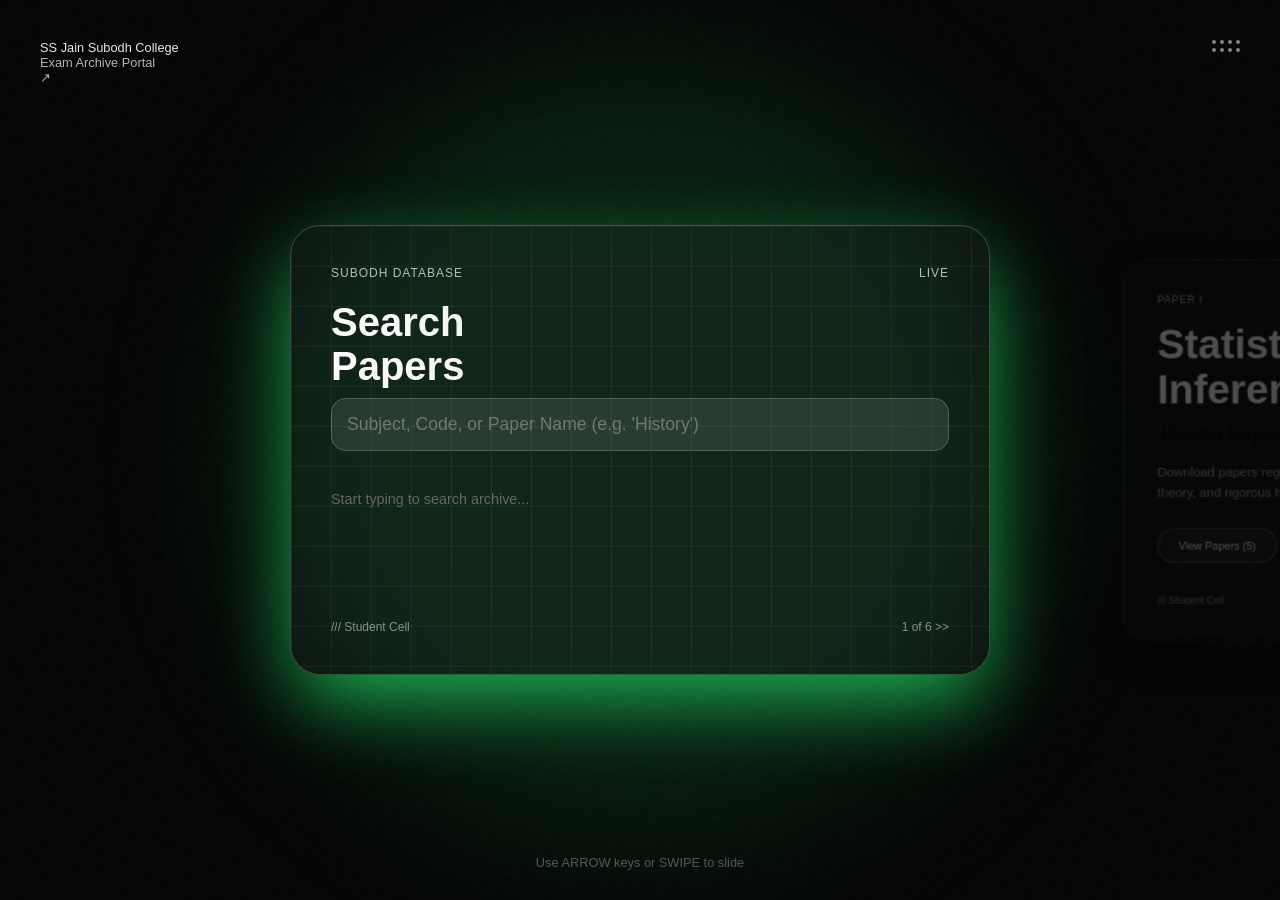
<file: index.html>
<!DOCTYPE html>
<html lang="en">
<head>
    <meta charset="UTF-8">
    <meta name="viewport" content="width=device-width, initial-scale=1.0, maximum-scale=1.0, user-scalable=no">
    <meta http-equiv="X-UA-Compatible" content="IE=edge">
    
    <!-- Security Headers -->
    <meta http-equiv="Content-Security-Policy" content="default-src 'self'; style-src 'self' 'unsafe-inline' https://fonts.googleapis.com; font-src 'self' https://fonts.gstatic.com; script-src 'self' 'unsafe-inline'; img-src 'self' data:;">
    <meta http-equiv="X-Content-Type-Options" content="nosniff">
    <meta http-equiv="X-Frame-Options" content="SAMEORIGIN">
    <meta name="referrer" content="strict-origin-when-cross-origin">
    
    <!-- SEO Meta Tags -->
    <meta name="description" content="SS Jain Subodh College Exam Archive Portal - Access past exam papers, study materials, and resources for all semesters.">
    <meta name="keywords" content="Subodh College, Exam Papers, Past Papers, Study Materials, University Papers">
    <meta name="author" content="SS Jain Subodh College">
    
    <title>Subodh Exam Portal - Paper Archive & Resources</title>
    
    <!-- Fonts -->
    <link href="https://fonts.googleapis.com/css2?family=Inter:wght@300;400;600;700&family=JetBrains+Mono:wght@400;800&display=swap" rel="stylesheet">
    
    <!-- Stylesheet -->
    <link rel="stylesheet" href="styles.css">
</head>
<body>

    <div class="glow-effect" id="bgGlow"></div>
    <div class="top-left-credit">
        <a href="https://www.subodhpgcollege.com/" target="_blank" rel="noopener noreferrer">SS Jain Subodh College</a><br>Exam Archive Portal<br>&#8599;
    </div>
    <div class="dots">
        <div class="dot"></div>
        <div class="dot"></div>
        <div class="dot"></div>
        <div class="dot"></div>
        <div class="dot"></div>
        <div class="dot"></div>
        <div class="dot"></div>
        <div class="dot"></div>
    </div>

    <div class="carousel-window" id="swipeZone">
        <div class="carousel-track" id="track">

            <!-- Card 1: Search Papers -->
            <div class="glass-card active" data-theme="#1db954">
                <div class="card-tab">Paper Archive</div>
                <div class="grid-background"></div>
                <div class="content-wrapper" style="height:100%; display:flex; flex-direction:column;">
                    <div class="meta-header"><span>Subodh Database</span><span>Live</span></div>
                    <h1 style="font-size:2.5rem;">Search<br>Papers</h1>

                    <input type="search" class="search-bar" id="paperSearch" placeholder="Subject, Code, or Paper Name (e.g. 'History')" autocomplete="off">

                    <div class="search-results" id="searchResults">
                        <div style="color:#666; margin-top:20px; font-size:0.9rem;">Start typing to search archive...</div>
                    </div>
                </div>
                <div class="footer-info"><span>/// Student Cell</span><span class="pagination">1 of 6 >></span></div>
            </div>

            <!-- Card 2: Statistics -->
            <div class="glass-card" data-theme="#8e44ad">
                <div class="card-tab">Statistics</div>
                <div class="grid-background"></div>
                <div class="content-wrapper">
                    <div class="meta-header"><span>Paper I</span><span>Updated</span></div>
                    <h1>Statistical<br>Inference</h1>
                    <h2>Testing Hypothesis;</h2>
                    <p class="description">Download papers regarding sampling distributions, estimation theory, and rigorous hypothesis testing.</p>
                    <a href="#" class="btn">View Papers (5)</a>
                </div>
                <div class="footer-info"><span>/// Student Cell</span><span class="pagination">2 of 6 >></span></div>
            </div>

            <!-- Card 3: Computer Applications -->
            <div class="glass-card" data-theme="#2980b9">
                <div class="card-tab">Comp App</div>
                <div class="grid-background"></div>
                <div class="content-wrapper">
                    <div class="meta-header"><span>Practical</span><span>Active</span></div>
                    <h1>Data<br>Structures</h1>
                    <h2>C++ & Algorithms;</h2>
                    <p class="description">Review code snippets and theory papers for Arrays, Linked Lists, Trees, and Sorting algorithms.</p>
                    <a href="#" class="btn">View Code</a>
                </div>
                <div class="footer-info"><span>/// Student Cell</span><span class="pagination">3 of 6 >></span></div>
            </div>

            <!-- Card 4: Notice Board -->
            <div class="glass-card" data-theme="#d35400">
                <div class="card-tab">Notice Board</div>
                <div class="grid-background"></div>
                <div class="content-wrapper">
                    <div class="meta-header"><span>Alert</span><span>Important</span></div>
                    <h1>Semester<br>Exams</h1>
                    <h2>Datesheet 2025;</h2>
                    <p class="description">The tentative schedule for the upcoming Semester III examinations. Check your batch timings.</p>
                    <a href="#" class="btn">Download PDF</a>
                </div>
                <div class="footer-info"><span>/// Admin Office</span><span class="pagination">4 of 6 >></span></div>
            </div>

            <!-- Card 5: Admin Uploads -->
            <div class="glass-card" data-theme="#c0392b">
                <div class="card-tab">Restricted</div>
                <div class="grid-background"></div>
                <div class="content-wrapper">
                    <div class="meta-header"><span>System</span><span>Secure</span></div>
                    <h1>Admin<br>Uploads</h1>
                    <h2>Authorized Only;</h2>
                    <p class="description">Secure gateway for faculty to upload new papers. Requires authentication credentials.</p>
                    <a href="#" class="btn">Login Required</a>
                </div>
                <div class="footer-info"><span>/// Security</span><span class="pagination">5 of 6 >></span></div>
            </div>

            <!-- Card 6: Contribution Log -->
            <div class="glass-card" data-theme="#16a085">
                <div class="card-tab">Contribution Log</div>
                <div class="grid-background"></div>
                <div class="content-wrapper" style="height:100%; display:flex; flex-direction:column;">
                    <div class="meta-header"><span>Live Feed</span><span>Verified</span></div>
                    <h1 style="margin-bottom:20px;">Metadata<br>Ledger</h1>

                    <div class="log-feed" id="logFeed">
                        <div class="log-item">
                            <span class="log-user">Alvido</span> <span class="log-action">uploaded PHY-302</span>
                            <span class="log-time">10 mins ago</span>
                        </div>
                        <div class="log-item">
                            <span class="log-user">Faculty_B</span> <span class="log-action">updated History-II</span>
                            <span class="log-time">2 hrs ago</span>
                        </div>
                        <div class="log-item">
                            <span class="log-user">System</span> <span class="log-action">synced database</span>
                            <span class="log-time">4 hrs ago</span>
                        </div>
                    </div>
                </div>
                <div class="footer-info"><span>/// Transparency</span><span class="pagination">6 of 6 >></span></div>
            </div>
        </div>
    </div>

    <div class="instructions">Use ARROW keys or SWIPE to slide</div>

    <!-- Admin Modal -->
    <div class="modal-overlay" id="adminModal">
        <div class="admin-card">

            <div id="authStage">
                <h2 style="color:white; margin-bottom: 10px;">Security Check</h2>
                <input type="password" id="adminNameInput" class="admin-input" placeholder="Identity Verification" autocomplete="off">
                <button class="btn" style="width:100%; background:#333;" onclick="verifyAdmin()">Authenticate</button>
                <p id="authError" style="color:#ff4444; margin-top:10px; font-size:0.8rem; display:none;">Access Denied: Unknown Entity.</p>
            </div>

            <div id="uploadStage" class="hidden-stage">
                <h2 style="color:#1db954; margin-bottom: 20px;">Admin Console</h2>

                <div class="mode-switch">
                    <span class="switch-label">Apply details to all files?</span>
                    <div class="toggle-wrapper">
                        <input type="checkbox" class="toggle-checkbox" checked id="batchToggle">
                        <div class="toggle-slider"></div>
                    </div>
                </div>

                <div class="form-row">
                    <div class="form-group">
                        <span class="label-text">Subject Stream</span>
                        <select class="admin-select">
                            <option>Physics</option>
                            <option>Statistics</option>
                            <option>Computer Application</option>
                            <option>Mathematics</option>
                            <option>Chemistry</option>
                            <option>Economics</option>
                            <option>History</option>
                            <option>Political Science</option>
                            <option>Public Administration</option>
                            <option>Geography</option>
                            <option>Hindi Lit</option>
                            <option>English Lit</option>
                            <option>Sociology</option>
                            <option>Philosophy</option>
                        </select>
                    </div>
                    <div class="form-group">
                        <span class="label-text">Session Year</span>
                        <select class="admin-select">
                            <option>2025</option>
                            <option>2024</option>
                            <option>2023</option>
                            <option>2022</option>
                            <option>2021</option>
                            <option>2020</option>
                            <option>2019</option>
                        </select>
                    </div>
                </div>

                <div class="form-row">
                    <div class="form-group">
                        <span class="label-text">Semester</span>
                        <select class="admin-select">
                            <option>Semester I</option>
                            <option>Semester II</option>
                            <option>Semester III</option>
                            <option>Semester IV</option>
                            <option>Semester V</option>
                            <option>Semester VI</option>
                        </select>
                    </div>
                    <div class="form-group">
                        <span class="label-text">Exam Type</span>
                        <select class="admin-select">
                            <option>Main Semester Exam</option>
                            <option>CIA (Internal)</option>
                            <option>Back / Due</option>
                            <option>Re-Evaluation</option>
                        </select>
                    </div>
                </div>

                <div class="form-row">
                    <div class="form-group">
                        <span class="label-text">Category</span>
                        <select class="admin-select">
                            <option>Subsidiary (Core)</option>
                            <option>Generic Elective (GEC)</option>
                            <option>Ability Enhancement (AEC)</option>
                            <option>Skill Enhancement (SEC)</option>
                            <option>Value Added (VAC)</option>
                        </select>
                    </div>
                    <div class="form-group">
                        <span class="label-text">Medium</span>
                        <select class="admin-select">
                            <option>English</option>
                            <option>Hindi</option>
                            <option>Bilingual</option>
                        </select>
                    </div>
                </div>

                <div class="form-row">
                    <div class="form-group">
                        <span class="label-text">Paper Code</span>
                        <input type="text" class="admin-input" style="margin-bottom:0;" placeholder="e.g. PHY-302" maxlength="20">
                    </div>
                    <div class="form-group">
                        <span class="label-text">Max Marks</span>
                        <input type="number" class="admin-input" style="margin-bottom:0;" placeholder="Total (e.g. 100)" min="0" max="1000">
                    </div>
                </div>

                <div class="checkbox-section">
                    <span class="checkbox-label">Paper Number (Select relevant)</span>
                    <div class="checkbox-group">
                        <label><input type="checkbox" value="1"> Paper I</label>
                        <label><input type="checkbox" value="2"> Paper II</label>
                        <label><input type="checkbox" value="3"> Paper III</label>
                        <label><input type="checkbox" value="P"> Practical</label>
                    </div>
                </div>

                <div class="drop-zone" id="dropZone">
                    Drag & Drop Multiple PDFs here
                </div>
                <input type="file" id="fileInput" hidden multiple accept=".pdf">

                <button class="btn" style="width:100%; background:#1db954; color:black; font-weight:bold;">Upload to Database</button>
                <button style="background:none; border:none; color:#555; margin-top:15px; cursor:pointer; text-decoration:underline;" onclick="closeModal()">Cancel</button>
            </div>
        </div>
    </div>

    <!-- JavaScript -->
    <script src="app.js"></script>
</body>
</html>
</file>
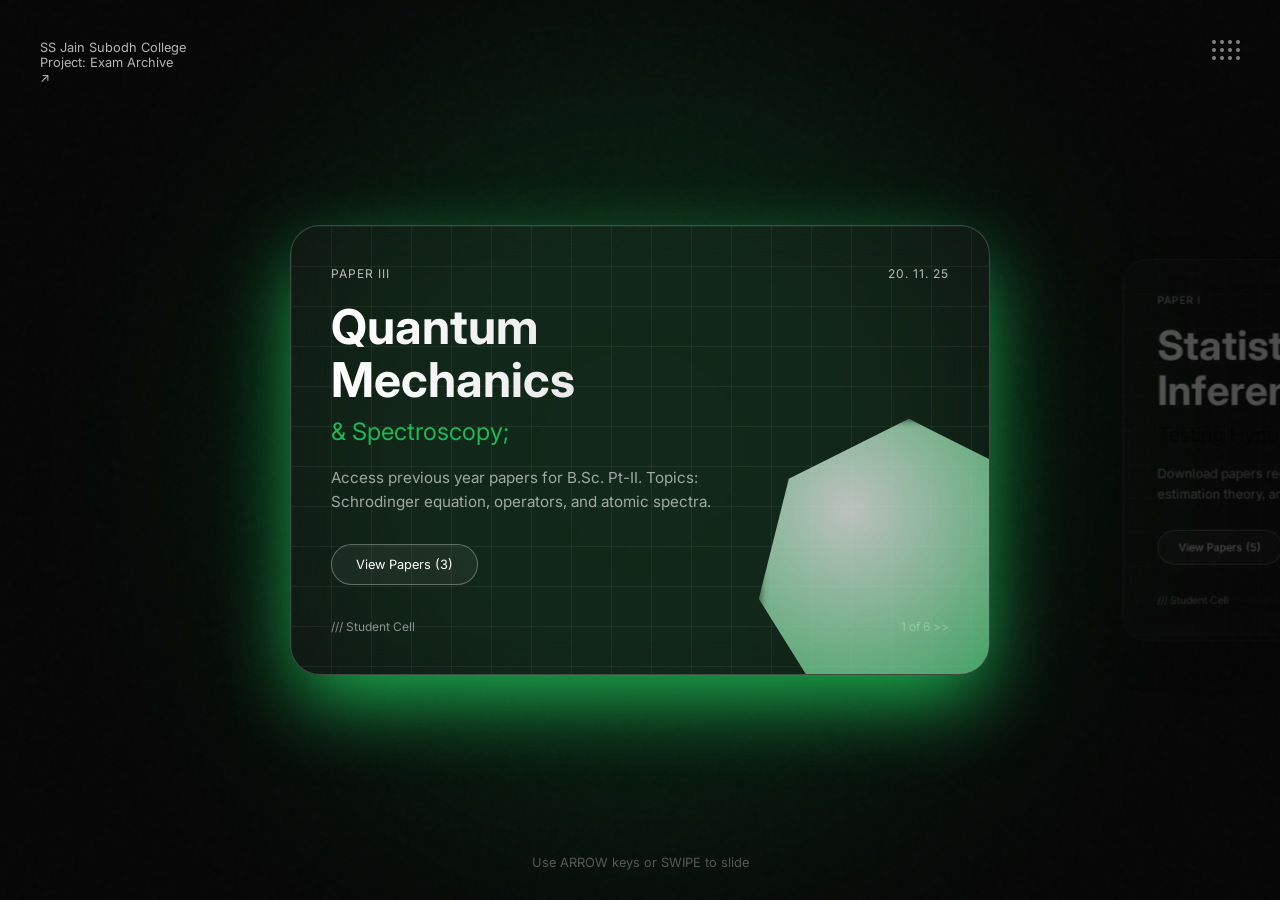
<file: adminUploadfeature.html>
<!DOCTYPE html>
<html lang="en">
<head>
    <meta charset="UTF-8">
    <meta name="viewport" content="width=device-width, initial-scale=1.0, maximum-scale=1.0, user-scalable=no">
    <title>Student Exam Portal</title>
    <link href="https://fonts.googleapis.com/css2?family=Inter:wght@300;400;600;700&display=swap" rel="stylesheet">

    <style>
        /* --- [GLOBAL RESET] --- */
        * { margin: 0; padding: 0; box-sizing: border-box; font-family: 'Inter', sans-serif; -webkit-font-smoothing: antialiased; outline: none; }

        /* --- [GLASSMORPHISM BACKGROUND] --- */
        body {
            height: 100vh; width: 100%; background-color: #050505;
            display: flex; justify-content: center; align-items: center;
            overflow: hidden; position: relative; transition: background 0.8s ease;
            overscroll-behavior: none;
        }

        /* Noise Texture */
        body::before {
            content: ""; position: absolute; inset: 0;
            background-image: url("data:image/svg+xml,%3Csvg viewBox='0 0 200 200' xmlns='http://www.w3.org/2000/svg'%3E%3Cfilter id='noiseFilter'%3E%3CfeTurbulence type='fractalNoise' baseFrequency='0.65' numOctaves='3' stitchTiles='stitch'/%3E%3C/filter%3E%3Crect width='100%25' height='100%25' filter='url(%23noiseFilter)' opacity='0.05'/%3E%3C/svg%3E");
            opacity: 0.4; pointer-events: none; z-index: 2;
        }

        /* --- [THEME ENGINE] --- */
        .glow-effect {
            position: absolute; width: 80vw; height: 80vw; max-width: 800px; max-height: 800px;
            background: var(--theme-color, #1db954); filter: blur(120px); border-radius: 50%;
            top: 50%; left: 50%; transform: translate(-50%, -50%); opacity: 0.15; z-index: 0;
            transition: background 0.6s ease; will-change: background;
        }

        /* --- [CAROUSEL UI] --- */
        .carousel-window {
            width: 100%; height: 70vh; min-height: 500px;
            position: relative; z-index: 10; display: flex; align-items: center;
            touch-action: pan-y; user-select: none; -webkit-user-select: none;
        }

        .carousel-track {
            display: flex; align-items: center; height: 100%;
            transition: transform 0.5s cubic-bezier(0.2, 0.8, 0.2, 1); will-change: transform;
            cursor: grab;
        }
        .carousel-track:active { cursor: grabbing; }

        .glass-card {
            flex: 0 0 700px; width: 700px; height: 450px; position: relative;
            background: rgba(255, 255, 255, 0.03); backdrop-filter: blur(20px); -webkit-backdrop-filter: blur(20px);
            border-radius: 30px; border: 1px solid rgba(255, 255, 255, 0.1);
            box-shadow: 0 20px 50px rgba(0, 0, 0, 0.5); padding: 40px;
            display: flex; flex-direction: column; justify-content: space-between; overflow: hidden;
            margin-right: 80px; opacity: 0.3; transform: scale(0.85);
            transition: all 0.5s cubic-bezier(0.2, 0.8, 0.2, 1);
        }

        .glass-card.active {
            opacity: 1; transform: scale(1);
            box-shadow: 0 30px 80px -10px var(--shadow-color, rgba(29, 185, 84, 0.3));
            border: 1px solid rgba(255, 255, 255, 0.2);
        }

        .grid-background {
            position: absolute; top: 0; left: 0; width: 100%; height: 100%;
            background-image: linear-gradient(rgba(255, 255, 255, 0.05) 1px, transparent 1px), linear-gradient(90deg, rgba(255, 255, 255, 0.05) 1px, transparent 1px);
            background-size: 40px 40px; z-index: -1;
        }

        /* --- [CONTENT STYLING] --- */
        .card-tab {
            position: absolute; top: 0; right: 80px; transform: translateY(-100%);
            background: #f0f0f0; padding: 12px 30px; border-radius: 15px 15px 0 0;
            color: #111; font-weight: 600; font-size: 0.9rem; z-index: 20;
        }

        .meta-header {
            display: flex; justify-content: space-between; font-size: 0.75rem;
            color: rgba(255, 255, 255, 0.7); margin-bottom: 20px; text-transform: uppercase; letter-spacing: 1px;
        }

        h1 {
            font-size: 3rem; line-height: 1.1; margin-bottom: 10px; font-weight: 700;
            background: linear-gradient(to right, #fff, #ccc); -webkit-background-clip: text; -webkit-text-fill-color: transparent;
        }
        h2 { font-size: 1.5rem; font-weight: 400; margin-bottom: 20px; color: var(--theme-color); }
        p.description { font-size: 0.95rem; line-height: 1.6; color: rgba(255, 255, 255, 0.6); margin-bottom: 30px; max-width: 70%; }

        .btn {
            display: inline-block; padding: 12px 24px; border: 1px solid rgba(255, 255, 255, 0.3);
            border-radius: 30px; color: white; text-decoration: none; font-size: 0.8rem;
            transition: 0.3s; background: rgba(255,255,255,0.05); pointer-events: auto; cursor: pointer;
        }
        .btn:hover { background: white; color: black; }

        .footer-info {
            display: flex; justify-content: space-between; color: rgba(255, 255, 255, 0.5);
            font-size: 0.75rem; align-items: flex-end; margin-top: auto;
        }

        /* --- [VISUAL ASSETS] --- */
        .cube-wrapper { position: absolute; bottom: -10%; right: -10%; width: 300px; height: 300px; z-index: 5; pointer-events: none; }
        .cube-placeholder {
            width: 100%; height: 100%;
            background: radial-gradient(circle at 30% 30%, rgba(255,255,255,0.9), var(--theme-color));
            clip-path: polygon(50% 0%, 90% 20%, 100% 60%, 75% 100%, 25% 100%, 0% 60%, 10% 20%);
            opacity: 0.8; filter: blur(5px); animation: float 6s ease-in-out infinite;
        }
        @keyframes float { 0%, 100% { transform: translateY(0px); } 50% { transform: translateY(-15px); } }

        /* --- [SECRET ADMIN MODAL] --- */
        .modal-overlay {
            position: fixed; top: 0; left: 0; width: 100%; height: 100%;
            background: rgba(0,0,0,0.85); backdrop-filter: blur(15px);
            z-index: 100; display: flex; justify-content: center; align-items: center;
            opacity: 0; pointer-events: none; transition: opacity 0.4s ease;
        }
        .modal-overlay.open { opacity: 1; pointer-events: auto; }

        .admin-card {
            width: 500px; background: #111; border: 1px solid #333; border-radius: 20px;
            padding: 40px; box-shadow: 0 20px 60px rgba(0,0,0,0.8); text-align: center;
        }

        .admin-input {
            width: 100%; padding: 15px; margin: 20px 0; background: #222; border: 1px solid #444;
            color: white; border-radius: 10px; font-size: 1rem;
        }
        .admin-input:focus { border-color: #1db954; }

        .checkbox-group { display: flex; gap: 20px; justify-content: center; margin: 15px 0; color: #ccc; font-size: 0.9rem; }
        .checkbox-group label { display: flex; align-items: center; gap: 8px; cursor: pointer; }

        .hidden-stage { display: none; }

        /* --- [MOBILE] --- */
        @media (max-width: 768px) {
            .glass-card { flex: 0 0 85vw; width: 85vw; height: 60vh; margin-right: 30px; padding: 25px; }
            .card-tab { right: 20px; font-size: 0.8rem; padding: 8px 20px; }
            h1 { font-size: 2.2rem; }
            .cube-wrapper { width: 150px; height: 150px; bottom: 0; right: -20px; }
            .admin-card { width: 90vw; padding: 20px; }
        }

        .top-left-credit { position: absolute; top: 40px; left: 40px; color: rgba(255,255,255,0.7); font-size: 0.8rem; z-index: 5; }
        .dots { position: absolute; top: 40px; right: 40px; display: grid; grid-template-columns: repeat(4, 1fr); gap: 4px; z-index: 5; }
        .dot { width: 4px; height: 4px; background: rgba(255,255,255,0.5); border-radius: 50%; }
        .instructions { position: absolute; bottom: 30px; width: 100%; text-align: center; color: rgba(255,255,255,0.3); font-size: 0.8rem; animation: blink 2s infinite; }
        @keyframes blink { 0%, 100% { opacity: 0.3;} 50% { opacity: 0.8;}}
    </style>
</head>
<body>

    <div class="glow-effect" id="bgGlow"></div>

    <div class="top-left-credit">SS Jain Subodh College<br>Project: Exam Archive<br>&#8599;</div>
    <div class="dots">
        <div class="dot"></div><div class="dot"></div><div class="dot"></div><div class="dot"></div>
        <div class="dot"></div><div class="dot"></div><div class="dot"></div><div class="dot"></div>
        <div class="dot"></div><div class="dot"></div><div class="dot"></div><div class="dot"></div>
    </div>

    <div class="carousel-window" id="swipeZone">
        <div class="carousel-track" id="track">
            <div class="glass-card active" data-theme="#1db954">
                <div class="card-tab">Physics Dept</div><div class="grid-background"></div>
                <div class="content-wrapper">
                    <div class="meta-header"><span>Paper III</span><span>20. 11. 25</span></div>
                    <h1>Quantum<br>Mechanics</h1><h2>& Spectroscopy;</h2>
                    <p class="description">Access previous year papers for B.Sc. Pt-II. Topics: Schrodinger equation, operators, and atomic spectra.</p>
                    <a href="#" class="btn">View Papers (3)</a>
                </div><div class="cube-wrapper"><div class="cube-placeholder"></div></div>
                <div class="footer-info"><span>/// Student Cell</span><span class="pagination">1 of 6 >></span></div>
            </div>
            <div class="glass-card" data-theme="#8e44ad">
                <div class="card-tab">Statistics</div><div class="grid-background"></div>
                <div class="content-wrapper">
                    <div class="meta-header"><span>Paper I</span><span>21. 11. 25</span></div>
                    <h1>Statistical<br>Inference</h1><h2>Testing Hypothesis;</h2>
                    <p class="description">Download papers regarding sampling distributions, estimation theory, and rigorous hypothesis testing.</p>
                    <a href="#" class="btn">View Papers (5)</a>
                </div><div class="cube-wrapper"><div class="cube-placeholder"></div></div>
                <div class="footer-info"><span>/// Student Cell</span><span class="pagination">2 of 6 >></span></div>
            </div>
            <div class="glass-card" data-theme="#2980b9">
                <div class="card-tab">Comp App</div><div class="grid-background"></div>
                <div class="content-wrapper">
                    <div class="meta-header"><span>Practical</span><span>22. 11. 25</span></div>
                    <h1>Data<br>Structures</h1><h2>C++ & Algorithms;</h2>
                    <p class="description">Review code snippets and theory papers for Arrays, Linked Lists, Trees, and Sorting algorithms.</p>
                    <a href="#" class="btn">View Code</a>
                </div><div class="cube-wrapper"><div class="cube-placeholder"></div></div>
                <div class="footer-info"><span>/// Student Cell</span><span class="pagination">3 of 6 >></span></div>
            </div>
            <div class="glass-card" data-theme="#d35400">
                <div class="card-tab">Notice Board</div><div class="grid-background"></div>
                <div class="content-wrapper">
                    <div class="meta-header"><span>Alert</span><span>23. 11. 25</span></div>
                    <h1>Semester<br>Exams</h1><h2>Datesheet 2025;</h2>
                    <p class="description">The tentative schedule for the upcoming Semester III examinations. Check your batch timings.</p>
                    <a href="#" class="btn">Download PDF</a>
                </div><div class="cube-wrapper"><div class="cube-placeholder"></div></div>
                <div class="footer-info"><span>/// Admin Office</span><span class="pagination">4 of 6 >></span></div>
            </div>
            <div class="glass-card" data-theme="#c0392b">
                <div class="card-tab">Restricted</div><div class="grid-background"></div>
                <div class="content-wrapper">
                    <div class="meta-header"><span>System</span><span>24. 11. 25</span></div>
                    <h1>Admin<br>Uploads</h1><h2>Authorized Only;</h2>
                    <p class="description">Secure gateway for faculty to upload new papers. Requires 'Alvido' authentication credentials.</p>
                    <a href="#" class="btn">Login Required</a>
                </div><div class="cube-wrapper"><div class="cube-placeholder"></div></div>
                <div class="footer-info"><span>/// Security</span><span class="pagination">5 of 6 >></span></div>
            </div>
             <div class="glass-card" data-theme="#16a085">
                <div class="card-tab">Marksheet</div><div class="grid-background"></div>
                <div class="content-wrapper">
                    <div class="meta-header"><span>Results</span><span>25. 11. 25</span></div>
                    <h1>Check<br>Results</h1><h2>Evaluation;</h2>
                    <p class="description">View internal assessment marks and previous semester Grade Cards (CGPA).</p>
                    <a href="#" class="btn">Check Roll No</a>
                </div><div class="cube-wrapper"><div class="cube-placeholder"></div></div>
                <div class="footer-info"><span>/// Examination</span><span class="pagination">6 of 6 >></span></div>
            </div>
        </div>
    </div>

    <div class="instructions">Use ARROW keys or SWIPE to slide</div>

    <div class="modal-overlay" id="adminModal">
        <div class="admin-card">

            <div id="authStage">
                <h2 style="color:white; margin-bottom: 10px;">Security Check</h2>
                <p style="color:#777; font-size:0.8rem;">Identify yourself to proceed.</p>
                <input type="text" id="adminNameInput" class="admin-input" placeholder="Enter Name">
                <button class="btn" style="width:100%; background:#333;" onclick="verifyAdmin()">Authenticate</button>
                <p id="authError" style="color:#ff4444; margin-top:10px; font-size:0.8rem; display:none;">Access Denied: Unknown Entity.</p>
            </div>

            <div id="uploadStage" class="hidden-stage">
                <h2 style="color:#1db954; margin-bottom: 10px;">Admin Console</h2>
                <p style="color:#777; font-size:0.8rem;">SQLite Database Status: <span style="color:#1db954">CONNECTED</span></p>

                <input type="text" class="admin-input" placeholder="Paper Code (e.g., PHY-201)" style="margin-bottom: 10px;">

                <div class="checkbox-group">
                    <label><input type="checkbox" value="1"> First Paper (1)</label>
                    <label><input type="checkbox" value="2"> Second Paper (2)</label>
                </div>

                <div style="border:1px dashed #444; padding: 20px; margin-bottom: 20px; color:#666; border-radius: 10px;">
                    Drag & Drop PDF here or Click to Browse
                </div>

                <button class="btn" style="width:100%; background:#1db954; color:black; font-weight:bold;" onclick="closeModal()">Upload to Database</button>
                <button style="background:none; border:none; color:#555; margin-top:15px; cursor:pointer; text-decoration:underline;" onclick="closeModal()">Cancel</button>
            </div>

        </div>
    </div>

    <script>
        // --- [CAROUSEL LOGIC] ---
        const track = document.getElementById('track');
        const cards = document.querySelectorAll('.glass-card');
        const bgGlow = document.getElementById('bgGlow');
        const swipeZone = document.getElementById('swipeZone');
        let currentIndex = 0;
        const totalCards = cards.length;
        let touchStartX = 0; let touchEndX = 0; const swipeThreshold = 50;

        function isMobile() { return window.innerWidth <= 768; }

        function updateCarousel() {
            let cardWidth, gap;
            if (isMobile()) { cardWidth = window.innerWidth * 0.85; gap = 30; }
            else { cardWidth = 700; gap = 80; }

            const windowWidth = window.innerWidth;
            const centerOffset = (windowWidth - cardWidth) / 2;
            const shift = currentIndex * (cardWidth + gap);
            const translateX = centerOffset - shift;

            track.style.transform = `translate3d(${translateX}px, 0, 0)`;

            cards.forEach((card, index) => {
                if(index === currentIndex) {
                    card.classList.add('active');
                    const themeColor = card.getAttribute('data-theme');
                    bgGlow.style.setProperty('--theme-color', themeColor);
                    card.style.setProperty('--theme-color', themeColor);
                    card.style.setProperty('--shadow-color', themeColor);
                } else {
                    card.classList.remove('active');
                }
            });
        }

        document.addEventListener('keydown', (e) => {
            // Only scroll if modal is NOT open
            if(!document.getElementById('adminModal').classList.contains('open')){
                if (e.key === 'ArrowRight') goNext();
                if (e.key === 'ArrowLeft') goPrev();
            }
        });

        swipeZone.addEventListener('touchstart', e => { touchStartX = e.changedTouches[0].screenX; }, {passive: true});
        swipeZone.addEventListener('touchend', e => { touchEndX = e.changedTouches[0].screenX; handleSwipe(); }, {passive: true});

        function handleSwipe() {
            if (touchStartX - touchEndX > swipeThreshold) goNext();
            if (touchEndX - touchStartX > swipeThreshold) goPrev();
        }
        function goNext() { if (currentIndex < totalCards - 1) { currentIndex++; updateCarousel(); } }
        function goPrev() { if (currentIndex > 0) { currentIndex--; updateCarousel(); } }

        window.addEventListener('resize', updateCarousel);
        updateCarousel();

        // --- [SECRET ADMIN LOGIC] ---
        let keyBuffer = "";
        const secretCode = "upload";
        const adminModal = document.getElementById('adminModal');
        const adminNameInput = document.getElementById('adminNameInput');
        const authStage = document.getElementById('authStage');
        const uploadStage = document.getElementById('uploadStage');
        const authError = document.getElementById('authError');

        // 1. Key Listener for "upload"
        document.addEventListener('keydown', (e) => {
            // Ignore keys if modal is already open
            if(adminModal.classList.contains('open')) return;

            // Add key to buffer
            keyBuffer += e.key.toLowerCase();

            // Keep buffer same length as secret code
            if (keyBuffer.length > secretCode.length) {
                keyBuffer = keyBuffer.slice(-secretCode.length);
            }

            // Check match
            if (keyBuffer === secretCode) {
                openModal();
                keyBuffer = ""; // Reset
            }
        });

        function openModal() {
            adminModal.classList.add('open');
            adminNameInput.focus(); // Focus input instantly
        }

        function closeModal() {
            adminModal.classList.remove('open');
            // Reset modal state after closing
            setTimeout(() => {
                authStage.classList.remove('hidden-stage');
                uploadStage.classList.add('hidden-stage');
                adminNameInput.value = "";
                authError.style.display = 'none';
            }, 500);
        }

        function verifyAdmin() {
            const enteredName = adminNameInput.value.trim();

            // 2. Check Name "Alvido" (Case insensitive for ease, or strict if preferred)
            if (enteredName.toLowerCase() === "alvido") {
                // Success: Switch to Upload Form
                authStage.classList.add('hidden-stage');
                uploadStage.classList.remove('hidden-stage');
            } else {
                // Failure
                authError.style.display = 'block';
                adminNameInput.classList.add('shake'); // Optional CSS animation could go here
            }
        }

        // Allow "Enter" key to submit the name
        adminNameInput.addEventListener('keypress', function (e) {
            if (e.key === 'Enter') {
                verifyAdmin();
            }
        });

    </script>
</body>
</html>
</file>
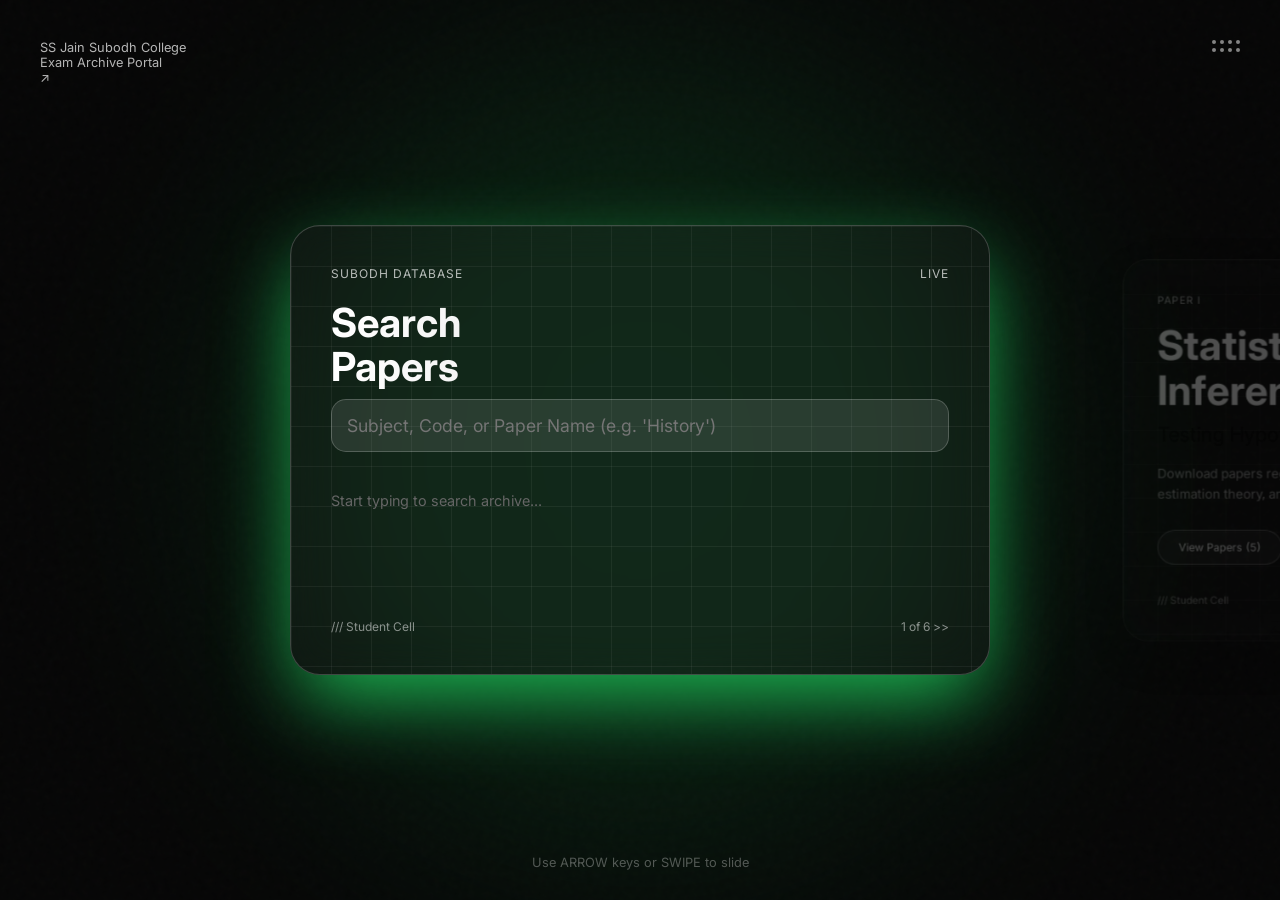
<file: CrimsonRed&SavingAdminFields.html>
<!DOCTYPE html>
<html lang="en">
<head>
    <meta charset="UTF-8">
    <meta name="viewport" content="width=device-width, initial-scale=1.0, maximum-scale=1.0, user-scalable=no">
    <title>Subodh Exam Portal</title>
    <link href="https://fonts.googleapis.com/css2?family=Inter:wght@300;400;600;700&family=JetBrains+Mono:wght@400;800&display=swap" rel="stylesheet">

    <style>
        /* --- [GLOBAL RESET] --- */
        * { margin: 0; padding: 0; box-sizing: border-box; font-family: 'Inter', sans-serif; -webkit-font-smoothing: antialiased; outline: none; }

        /* --- [GLASSMORPHISM BACKGROUND] --- */
        body {
            height: 100vh; width: 100%; background-color: #050505;
            display: flex; justify-content: center; align-items: center;
            overflow: hidden; position: relative; transition: background 0.8s ease;
            overscroll-behavior: none;
        }

        /* Noise Texture */
        body::before {
            content: ""; position: absolute; inset: 0;
            background-image: url("data:image/svg+xml,%3Csvg viewBox='0 0 200 200' xmlns='http://www.w3.org/2000/svg'%3E%3Cfilter id='noiseFilter'%3E%3CfeTurbulence type='fractalNoise' baseFrequency='0.65' numOctaves='3' stitchTiles='stitch'/%3E%3C/filter%3E%3Crect width='100%25' height='100%25' filter='url(%23noiseFilter)' opacity='0.05'/%3E%3C/svg%3E");
            opacity: 0.4; pointer-events: none; z-index: 2;
        }

        /* --- [THEME ENGINE] --- */
        .glow-effect {
            position: absolute; width: 80vw; height: 80vw; max-width: 800px; max-height: 800px;
            background: var(--theme-color, #1db954); filter: blur(120px); border-radius: 50%;
            top: 50%; left: 50%; transform: translate(-50%, -50%); opacity: 0.15; z-index: 0;
            transition: background 0.6s ease; will-change: background;
        }

        /* --- [CAROUSEL UI] --- */
        .carousel-window {
            width: 100%; height: 70vh; min-height: 500px;
            position: relative; z-index: 10; display: flex; align-items: center;
            touch-action: pan-y; user-select: none; -webkit-user-select: none;
        }

        .carousel-track {
            display: flex; align-items: center; height: 100%;
            transition: transform 0.5s cubic-bezier(0.2, 0.8, 0.2, 1); will-change: transform;
            cursor: grab;
        }
        .carousel-track:active { cursor: grabbing; }

        .glass-card {
            flex: 0 0 700px; width: 700px; height: 450px; position: relative;
            background: rgba(255, 255, 255, 0.03); backdrop-filter: blur(20px); -webkit-backdrop-filter: blur(20px);
            border-radius: 30px; border: 1px solid rgba(255, 255, 255, 0.1);
            box-shadow: 0 20px 50px rgba(0, 0, 0, 0.5); padding: 40px;
            display: flex; flex-direction: column; justify-content: space-between; overflow: hidden;
            margin-right: 80px; opacity: 0.3; transform: scale(0.85);
            transition: all 0.5s cubic-bezier(0.2, 0.8, 0.2, 1);
        }

        .glass-card.active {
            opacity: 1; transform: scale(1);
            box-shadow: 0 30px 80px -10px var(--shadow-color, rgba(29, 185, 84, 0.3));
            border: 1px solid rgba(255, 255, 255, 0.2);
        }

        .grid-background {
            position: absolute; top: 0; left: 0; width: 100%; height: 100%;
            background-image: linear-gradient(rgba(255, 255, 255, 0.05) 1px, transparent 1px), linear-gradient(90deg, rgba(255, 255, 255, 0.05) 1px, transparent 1px);
            background-size: 40px 40px; z-index: -1;
        }

        /* --- [CONTENT STYLING] --- */
        .card-tab {
            position: absolute; top: 0; right: 80px; transform: translateY(-100%);
            background: #f0f0f0; padding: 12px 30px; border-radius: 15px 15px 0 0;
            color: #111; font-weight: 600; font-size: 0.9rem; z-index: 20;
        }

        .meta-header {
            display: flex; justify-content: space-between; font-size: 0.75rem;
            color: rgba(255, 255, 255, 0.7); margin-bottom: 20px; text-transform: uppercase; letter-spacing: 1px;
        }

        h1 {
            font-size: 3rem; line-height: 1.1; margin-bottom: 10px; font-weight: 700;
            background: linear-gradient(to right, #fff, #ccc); -webkit-background-clip: text; -webkit-text-fill-color: transparent;
        }
        h2 { font-size: 1.5rem; font-weight: 400; margin-bottom: 20px; color: var(--theme-color); }
        p.description { font-size: 0.95rem; line-height: 1.6; color: rgba(255, 255, 255, 0.6); margin-bottom: 30px; max-width: 70%; }

        .btn {
            display: inline-block; padding: 12px 24px; border: 1px solid rgba(255, 255, 255, 0.3);
            border-radius: 30px; color: white; text-decoration: none; font-size: 0.8rem;
            transition: 0.3s; background: rgba(255,255,255,0.05); pointer-events: auto; cursor: pointer;
        }
        .btn:hover { background: white; color: black; }

        .footer-info {
            display: flex; justify-content: space-between; color: rgba(255, 255, 255, 0.5);
            font-size: 0.75rem; align-items: flex-end; margin-top: auto;
        }

        /* --- [SEARCH UI] --- */
        .search-bar {
            width: 100%; padding: 15px; background: rgba(255,255,255,0.1); border: 1px solid rgba(255,255,255,0.2);
            border-radius: 15px; color: white; font-size: 1.1rem; margin-bottom: 20px;
        }
        .search-results {
            flex: 1; overflow-y: auto; margin-right: -20px; padding-right: 20px;
        }
        .search-results::-webkit-scrollbar { width: 4px; }
        .search-results::-webkit-scrollbar-thumb { background: #333; border-radius: 2px; }

        .result-item {
            background: rgba(0,0,0,0.3); padding: 15px; border-radius: 10px; margin-bottom: 10px;
            border-left: 3px solid var(--theme-color); display: flex; justify-content: space-between; align-items: center;
            transition: 0.2s;
        }
        .result-item:hover { background: rgba(255,255,255,0.05); transform: translateX(5px); }
        .result-title { font-weight: 600; color: white; font-size: 0.95rem; margin-bottom: 4px;}
        .result-meta { font-size: 0.75rem; color: #999; display: flex; gap: 10px; align-items: center;}

        /* Tags */
        .tag { padding: 2px 6px; border-radius: 4px; background: rgba(255,255,255,0.1); font-size: 0.7rem; text-transform: uppercase; letter-spacing: 0.5px;}
        .tag.sub { background: rgba(41, 128, 185, 0.2); color: #2980b9; } /* Blue for Subsidiary */
        .tag.gec { background: rgba(155, 89, 182, 0.2); color: #9b59b6; } /* Purple for GEC */
        .tag.main { background: rgba(29, 185, 84, 0.2); color: #1db954; } /* Green for Main */

        /* CRIMSON RED SEMESTER (Babe's Favorite) */
        .sem-tag {
            color: #DC143C; /* Crimson Red */
            font-weight: 800;
            font-size: 1rem;
            font-family: 'JetBrains Mono', monospace;
            text-shadow: 0 0 10px rgba(220, 20, 60, 0.4);
        }

        /* --- [LOG UI] --- */
        .log-feed { flex: 1; overflow-y: hidden; position: relative; font-family: 'JetBrains Mono', monospace; }
        .log-item { font-size: 0.8rem; margin-bottom: 12px; padding-bottom: 12px; border-bottom: 1px dashed rgba(255,255,255,0.1); color: rgba(255,255,255,0.6); }
        .log-user { color: #1db954; font-weight: bold; }
        .log-time { float: right; color: #666; font-size: 0.7rem; }

        /* --- [ADMIN MODAL] --- */
        .modal-overlay {
            position: fixed; top: 0; left: 0; width: 100%; height: 100%;
            background: rgba(0,0,0,0.85); backdrop-filter: blur(15px);
            z-index: 100; display: flex; justify-content: center; align-items: center;
            opacity: 0; pointer-events: none; transition: opacity 0.4s ease;
        }
        .modal-overlay.open { opacity: 1; pointer-events: auto; }

        .admin-card {
            width: 700px; background: #111; border: 1px solid #333; border-radius: 20px;
            padding: 40px; box-shadow: 0 20px 60px rgba(0,0,0,0.8); text-align: center;
            max-height: 95vh; overflow-y: auto;
        }
        .admin-card::-webkit-scrollbar { width: 6px; }
        .admin-card::-webkit-scrollbar-thumb { background: #333; border-radius: 3px; }

        .admin-input, .admin-select {
            width: 100%; padding: 15px; margin-bottom: 15px; background: #222; border: 1px solid #444;
            color: white; border-radius: 10px; font-size: 0.9rem; appearance: none;
        }
        .admin-input:focus, .admin-select:focus { border-color: #1db954; }

        /* Toggle */
        .mode-switch { display: flex; justify-content: space-between; align-items: center; margin-bottom: 20px; background: #222; padding: 10px 15px; border-radius: 10px;}
        .switch-label { color: #ccc; font-size: 0.85rem; }
        .toggle-wrapper { position: relative; width: 40px; height: 20px; }
        .toggle-checkbox { opacity: 0; width: 0; height: 0; }
        .toggle-slider { position: absolute; cursor: pointer; top: 0; left: 0; right: 0; bottom: 0; background-color: #444; transition: .4s; border-radius: 20px; }
        .toggle-slider:before { position: absolute; content: ""; height: 16px; width: 16px; left: 2px; bottom: 2px; background-color: white; transition: .4s; border-radius: 50%; }
        .toggle-checkbox:checked + .toggle-slider { background-color: #1db954; }
        .toggle-checkbox:checked + .toggle-slider:before { transform: translateX(20px); }

        .form-row { display: flex; gap: 15px; margin-bottom: 0px; }
        .form-group { flex: 1; text-align: left; }
        .label-text { display: block; color: #777; font-size: 0.75rem; margin-bottom: 5px; margin-left: 5px;}

        .checkbox-section { text-align: left; margin: 10px 0 20px 0; }
        .checkbox-group { display: flex; gap: 15px; flex-wrap: wrap; color: #ccc; font-size: 0.85rem; }
        .checkbox-group label { display: flex; align-items: center; gap: 6px; cursor: pointer; transition: 0.2s; background: #222; padding: 8px 12px; border-radius: 8px; border: 1px solid #333;}
        .checkbox-group label:hover { border-color: #1db954; color: #fff; }
        .checkbox-group input[type="checkbox"] { accent-color: #1db954; width: 14px; height: 14px; }

        .drop-zone {
            border: 2px dashed #444; padding: 30px; margin-bottom: 20px; color: #666;
            border-radius: 10px; transition: 0.3s; cursor: pointer; font-size: 0.9rem;
        }
        .drop-zone:hover, .drop-zone.drag-over { border-color: #1db954; background: rgba(29, 185, 84, 0.05); color: #1db954; }

        .hidden-stage { display: none; }

        @media (max-width: 768px) {
            .glass-card { flex: 0 0 85vw; width: 85vw; height: 60vh; margin-right: 30px; padding: 25px; }
            .card-tab { right: 20px; font-size: 0.8rem; padding: 8px 20px; }
            h1 { font-size: 2.2rem; }
            .cube-wrapper { width: 150px; height: 150px; bottom: 0; right: -20px; }
            .admin-card { width: 95vw; padding: 20px; }
            .form-row { flex-direction: column; gap: 0; }
        }

        .top-left-credit { position: absolute; top: 40px; left: 40px; color: rgba(255,255,255,0.7); font-size: 0.8rem; z-index: 5; }
        .dots { position: absolute; top: 40px; right: 40px; display: grid; grid-template-columns: repeat(4, 1fr); gap: 4px; z-index: 5; }
        .dot { width: 4px; height: 4px; background: rgba(255,255,255,0.5); border-radius: 50%; }
        .instructions { position: absolute; bottom: 30px; width: 100%; text-align: center; color: rgba(255,255,255,0.3); font-size: 0.8rem; animation: blink 2s infinite; }
        @keyframes blink { 0%, 100% { opacity: 0.3;} 50% { opacity: 0.8;}}
    </style>
</head>
<body>

    <div class="glow-effect" id="bgGlow"></div>
    <div class="top-left-credit">SS Jain Subodh College<br>Exam Archive Portal<br>&#8599;</div>
    <div class="dots"><div class="dot"></div><div class="dot"></div><div class="dot"></div><div class="dot"></div><div class="dot"></div><div class="dot"></div><div class="dot"></div><div class="dot"></div></div>

    <div class="carousel-window" id="swipeZone">
        <div class="carousel-track" id="track">

            <div class="glass-card active" data-theme="#1db954">
                <div class="card-tab">Paper Archive</div><div class="grid-background"></div>
                <div class="content-wrapper" style="height:100%; display:flex; flex-direction:column;">
                    <div class="meta-header"><span>Subodh Database</span><span>Live</span></div>
                    <h1 style="font-size:2.5rem;">Search<br>Papers</h1>

                    <input type="search" class="search-bar" id="paperSearch" placeholder="Subject, Code, or Paper Name (e.g. 'History')">

                    <div class="search-results" id="searchResults">
                        <div style="color:#666; margin-top:20px; font-size:0.9rem;">Start typing to search archive...</div>
                    </div>
                </div>
                <div class="footer-info"><span>/// Student Cell</span><span class="pagination">1 of 6 >></span></div>
            </div>

            <div class="glass-card" data-theme="#8e44ad">
                <div class="card-tab">Statistics</div><div class="grid-background"></div>
                <div class="content-wrapper">
                    <div class="meta-header"><span>Paper I</span><span>21. 11. 25</span></div>
                    <h1>Statistical<br>Inference</h1><h2>Testing Hypothesis;</h2>
                    <p class="description">Download papers regarding sampling distributions, estimation theory, and rigorous hypothesis testing.</p>
                    <a href="#" class="btn">View Papers (5)</a>
                </div><div class="cube-wrapper"><div class="cube-placeholder"></div></div>
                <div class="footer-info"><span>/// Student Cell</span><span class="pagination">2 of 6 >></span></div>
            </div>

            <div class="glass-card" data-theme="#2980b9">
                <div class="card-tab">Comp App</div><div class="grid-background"></div>
                <div class="content-wrapper">
                    <div class="meta-header"><span>Practical</span><span>22. 11. 25</span></div>
                    <h1>Data<br>Structures</h1><h2>C++ & Algorithms;</h2>
                    <p class="description">Review code snippets and theory papers for Arrays, Linked Lists, Trees, and Sorting algorithms.</p>
                    <a href="#" class="btn">View Code</a>
                </div><div class="cube-wrapper"><div class="cube-placeholder"></div></div>
                <div class="footer-info"><span>/// Student Cell</span><span class="pagination">3 of 6 >></span></div>
            </div>

            <div class="glass-card" data-theme="#d35400">
                <div class="card-tab">Notice Board</div><div class="grid-background"></div>
                <div class="content-wrapper">
                    <div class="meta-header"><span>Alert</span><span>23. 11. 25</span></div>
                    <h1>Semester<br>Exams</h1><h2>Datesheet 2025;</h2>
                    <p class="description">The tentative schedule for the upcoming Semester III examinations. Check your batch timings.</p>
                    <a href="#" class="btn">Download PDF</a>
                </div><div class="cube-wrapper"><div class="cube-placeholder"></div></div>
                <div class="footer-info"><span>/// Admin Office</span><span class="pagination">4 of 6 >></span></div>
            </div>

            <div class="glass-card" data-theme="#c0392b">
                <div class="card-tab">Restricted</div><div class="grid-background"></div>
                <div class="content-wrapper">
                    <div class="meta-header"><span>System</span><span>24. 11. 25</span></div>
                    <h1>Admin<br>Uploads</h1><h2>Authorized Only;</h2>
                    <p class="description">Secure gateway for faculty to upload new papers. Requires 'Alvido' authentication credentials.</p>
                    <a href="#" class="btn">Login Required</a>
                </div><div class="cube-wrapper"><div class="cube-placeholder"></div></div>
                <div class="footer-info"><span>/// Security</span><span class="pagination">5 of 6 >></span></div>
            </div>

             <div class="glass-card" data-theme="#16a085">
                <div class="card-tab">Contribution Log</div><div class="grid-background"></div>
                <div class="content-wrapper" style="height:100%; display:flex; flex-direction:column;">
                    <div class="meta-header"><span>Live Feed</span><span>Verified</span></div>
                    <h1 style="margin-bottom:20px;">Metadata<br>Ledger</h1>

                    <div class="log-feed" id="logFeed">
                        <div class="log-item">
                            <span class="log-user">Alvido</span> <span class="log-action">uploaded PHY-302</span>
                            <span class="log-time">10 mins ago</span>
                        </div>
                        <div class="log-item">
                            <span class="log-user">Faculty_B</span> <span class="log-action">updated History-II</span>
                            <span class="log-time">2 hrs ago</span>
                        </div>
                         <div class="log-item">
                            <span class="log-user">System</span> <span class="log-action">synced database</span>
                            <span class="log-time">4 hrs ago</span>
                        </div>
                    </div>
                </div>
                <div class="footer-info"><span>/// Transparency</span><span class="pagination">6 of 6 >></span></div>
            </div>
        </div>
    </div>

    <div class="instructions">Use ARROW keys or SWIPE to slide</div>

    <div class="modal-overlay" id="adminModal">
        <div class="admin-card">

            <div id="authStage">
                <h2 style="color:white; margin-bottom: 10px;">Security Check</h2>
                <p style="color:#777; font-size:0.8rem;">Identify yourself to proceed.</p>
                <input type="password" id="adminNameInput" class="admin-input" placeholder="Identity Verification">
                <button class="btn" style="width:100%; background:#333;" onclick="verifyAdmin()">Authenticate</button>
                <p id="authError" style="color:#ff4444; margin-top:10px; font-size:0.8rem; display:none;">Access Denied: Unknown Entity.</p>
            </div>

            <div id="uploadStage" class="hidden-stage">
                <h2 style="color:#1db954; margin-bottom: 20px;">Admin Console</h2>

                <div class="mode-switch">
                    <span class="switch-label">Apply details to all files?</span>
                    <div class="toggle-wrapper">
                        <input type="checkbox" class="toggle-checkbox" checked id="batchToggle">
                        <div class="toggle-slider"></div>
                    </div>
                </div>

                <div class="form-row">
                    <div class="form-group">
                        <span class="label-text">Subject Stream</span>
                        <select class="admin-select">
                            <option>Physics</option><option>Statistics</option><option>Computer Application</option>
                            <option>Mathematics</option><option>Chemistry</option><option>Economics</option>
                            <option>History</option><option>Political Science</option><option>Public Administration</option>
                            <option>Geography</option><option>Hindi Lit</option><option>English Lit</option>
                            <option>Sociology</option><option>Philosophy</option>
                        </select>
                    </div>
                    <div class="form-group">
                        <span class="label-text">Session Year</span>
                        <select class="admin-select">
                            <option>2025</option><option>2024</option><option>2023</option><option>2022</option>
                            <option>2021</option><option>2020</option><option>2019</option>
                        </select>
                    </div>
                </div>

                <div class="form-row">
                    <div class="form-group">
                        <span class="label-text">Semester</span>
                        <select class="admin-select">
                            <option>Semester I</option><option>Semester II</option><option>Semester III</option>
                            <option>Semester IV</option><option>Semester V</option><option>Semester VI</option>
                        </select>
                    </div>
                    <div class="form-group">
                        <span class="label-text">Exam Type</span>
                        <select class="admin-select">
                            <option>Main Semester Exam</option>
                            <option>CIA (Internal)</option>
                            <option>Back / Due</option>
                            <option>Re-Evaluation</option>
                        </select>
                    </div>
                </div>

                <div class="form-row">
                    <div class="form-group">
                        <span class="label-text">Category</span>
                        <select class="admin-select">
                            <option>Subsidiary (Core)</option>
                            <option>Generic Elective (GEC)</option>
                            <option>Ability Enhancement (AEC)</option>
                            <option>Skill Enhancement (SEC)</option>
                            <option>Value Added (VAC)</option>
                        </select>
                    </div>
                    <div class="form-group">
                        <span class="label-text">Medium</span>
                        <select class="admin-select">
                            <option>English</option><option>Hindi</option><option>Bilingual</option>
                        </select>
                    </div>
                </div>

                <div class="form-row">
                    <div class="form-group">
                        <span class="label-text">Paper Code</span>
                        <input type="text" class="admin-input" style="margin-bottom:0;" placeholder="e.g. PHY-302">
                    </div>
                    <div class="form-group">
                        <span class="label-text">Max Marks</span>
                        <input type="number" class="admin-input" style="margin-bottom:0;" placeholder="Total (e.g. 100)">
                    </div>
                </div>

                <div class="checkbox-section">
                    <span class="checkbox-label">Paper Number (Select relevant)</span>
                    <div class="checkbox-group">
                        <label><input type="checkbox" value="1"> Paper I</label>
                        <label><input type="checkbox" value="2"> Paper II</label>
                        <label><input type="checkbox" value="3"> Paper III</label>
                        <label><input type="checkbox" value="P"> Practical</label>
                    </div>
                </div>

                <div class="drop-zone" id="dropZone">
                    Drag & Drop Multiple PDFs here
                </div>
                <input type="file" id="fileInput" hidden multiple accept=".pdf">

                <button class="btn" style="width:100%; background:#1db954; color:black; font-weight:bold;">Upload to Database</button>
                <button style="background:none; border:none; color:#555; margin-top:15px; cursor:pointer; text-decoration:underline;" onclick="closeModal()">Cancel</button>
            </div>
        </div>
    </div>

    <script>
        // --- [GLOBAL VARS] ---
        const track = document.getElementById('track');
        const cards = document.querySelectorAll('.glass-card');
        const bgGlow = document.getElementById('bgGlow');
        const swipeZone = document.getElementById('swipeZone');
        let currentIndex = 0;
        const totalCards = cards.length;

        // --- [MOCK DATABASE - FROM YOUR PDFS] ---
        const papersDB = [
            // Physics
            { title: "Quantum Mechanics", code: "PHY-302", sem: "III", subj: "Physics", cat: "Subsidiary", type: "Main" },
            { title: "Electromagnetism", code: "PHY-201", sem: "II", subj: "Physics", cat: "Subsidiary", type: "Back" },
            // History (PDF Source)
            { title: "History of India (Beginning to 1200 A.D.)", code: "HIS-101", sem: "I", subj: "History", cat: "Subsidiary", type: "Main" },
            { title: "History of Medieval India (1200-1526)", code: "HIS-201", sem: "III", subj: "History", cat: "Subsidiary", type: "Main" },
            { title: "History of Modern World", code: "HIS-302", sem: "V", subj: "History", cat: "Subsidiary", type: "Main" },
            // Statistics
            { title: "Applied Statistics-I", code: "STAT-301", sem: "III", subj: "Statistics", cat: "Subsidiary", type: "Main" },
            { title: "Sample Survey-I", code: "STAT-501", sem: "V", subj: "Statistics", cat: "Subsidiary", type: "Main" },
            // Others
            { title: "Java Programming", code: "CSC-301", sem: "III", subj: "Comp App", cat: "Subsidiary", type: "Main" },
            { title: "General Hindi", code: "HIN-AEC", sem: "I", subj: "Hindi", cat: "AEC", type: "Main" },
            { title: "Public Administration Institutions", code: "PUB-101", sem: "I", subj: "Pub Adm", cat: "Subsidiary", type: "Main" },
            { title: "Business Communication Skills", code: "SEC-101", sem: "III", subj: "General", cat: "SEC", type: "CIA" },
        ];

        // --- [SEARCH LOGIC] ---
        const searchInput = document.getElementById('paperSearch');
        const resultsContainer = document.getElementById('searchResults');

        searchInput.addEventListener('input', (e) => {
            const query = e.target.value.toLowerCase();
            resultsContainer.innerHTML = "";

            if(query.length === 0) {
                resultsContainer.innerHTML = '<div style="color:#666; margin-top:20px; font-size:0.9rem;">Start typing to search...</div>';
                return;
            }

            const filtered = papersDB.filter(p =>
                p.title.toLowerCase().includes(query) ||
                p.code.toLowerCase().includes(query) ||
                p.subj.toLowerCase().includes(query)
            );

            if(filtered.length === 0) {
                resultsContainer.innerHTML = '<div style="color:#ff4444; margin-top:20px; font-size:0.9rem;">No papers found.</div>';
            } else {
                filtered.forEach(p => {
                    const item = document.createElement('div');
                    item.className = 'result-item';
                    let tagClass = "tag main";
                    if(p.cat === "Subsidiary") tagClass = "tag sub";
                    if(p.cat === "GEC" || p.cat === "SEC") tagClass = "tag gec";
                    if(p.type === "Back" || p.type === "CIA") tagClass = "tag cia";

                    item.innerHTML = `
                        <div>
                            <div class="result-title">${p.title}</div>
                            <div class="result-meta">
                                <span class="${tagClass}">${p.cat}</span>
                                <span>${p.code}</span>
                                <span style="color:#ccc">• ${p.subj}</span>
                            </div>
                        </div>
                        <div class="sem-tag">${p.sem}</div>
                    `;
                    resultsContainer.appendChild(item);
                });
            }
        });

        // --- [CAROUSEL & INTERACTION] ---
        function isMobile() { return window.innerWidth <= 768; }
        function updateCarousel() {
            let cardWidth, gap;
            if (isMobile()) { cardWidth = window.innerWidth * 0.85; gap = 30; }
            else { cardWidth = 700; gap = 80; }
            const windowWidth = window.innerWidth;
            const centerOffset = (windowWidth - cardWidth) / 2;
            const shift = currentIndex * (cardWidth + gap);
            const translateX = centerOffset - shift;
            track.style.transform = `translate3d(${translateX}px, 0, 0)`;
            cards.forEach((card, index) => {
                if(index === currentIndex) {
                    card.classList.add('active');
                    const themeColor = card.getAttribute('data-theme');
                    bgGlow.style.setProperty('--theme-color', themeColor);
                    card.style.setProperty('--theme-color', themeColor);
                    card.style.setProperty('--shadow-color', themeColor);
                } else { card.classList.remove('active'); }
            });
        }

        document.addEventListener('keydown', (e) => {
            if(!document.getElementById('adminModal').classList.contains('open')){
                if (e.key === 'ArrowRight') if (currentIndex < totalCards - 1) { currentIndex++; updateCarousel(); }
                if (e.key === 'ArrowLeft') if (currentIndex > 0) { currentIndex--; updateCarousel(); }
            }
        });

        let touchStartX = 0; let touchEndX = 0; const swipeThreshold = 50;
        swipeZone.addEventListener('touchstart', e => { touchStartX = e.changedTouches[0].screenX; }, {passive: true});
        swipeZone.addEventListener('touchend', e => {
            touchEndX = e.changedTouches[0].screenX;
            if (touchStartX - touchEndX > swipeThreshold) { if (currentIndex < totalCards - 1) { currentIndex++; updateCarousel(); } }
            if (touchEndX - touchStartX > swipeThreshold) { if (currentIndex > 0) { currentIndex--; updateCarousel(); } }
        }, {passive: true});
        window.addEventListener('resize', updateCarousel);
        updateCarousel();

        // --- [ADMIN MODAL] ---
        let keyBuffer = ""; const secretCode = "upload";
        const adminModal = document.getElementById('adminModal');
        const adminNameInput = document.getElementById('adminNameInput');
        const authStage = document.getElementById('authStage');
        const uploadStage = document.getElementById('uploadStage');
        const authError = document.getElementById('authError');
        const batchToggle = document.getElementById('batchToggle');
        const dropZone = document.getElementById('dropZone');
        const fileInput = document.getElementById('fileInput');

        document.addEventListener('keydown', (e) => {
            if(adminModal.classList.contains('open')) return;
            keyBuffer += e.key.toLowerCase();
            if (keyBuffer.length > secretCode.length) keyBuffer = keyBuffer.slice(-secretCode.length);
            if (keyBuffer === secretCode) { openModal(); keyBuffer = ""; }
        });

        function openModal() { adminModal.classList.add('open'); adminNameInput.focus(); }
        function closeModal() {
            adminModal.classList.remove('open');
            setTimeout(() => {
                authStage.classList.remove('hidden-stage');
                uploadStage.classList.add('hidden-stage');
                adminNameInput.value = "";
                authError.style.display = 'none';
                dropZone.innerText = "Drag & Drop Multiple PDFs here";
                dropZone.classList.remove('drag-over');
                fileInput.value = "";
            }, 500);
        }
        function verifyAdmin() {
            if (adminNameInput.value.trim().toLowerCase() === "alvido") {
                authStage.classList.add('hidden-stage');
                uploadStage.classList.remove('hidden-stage');
            } else { authError.style.display = 'block'; }
        }
        adminNameInput.addEventListener('keypress', function (e) { if (e.key === 'Enter') verifyAdmin(); });

        // --- [FIXED BATCH TOGGLE LOGIC] ---
        batchToggle.addEventListener('change', function() {
            if(this.checked) {
                // Enable Multiple
                fileInput.multiple = true;
                dropZone.innerText = "Drag & Drop Multiple PDFs here (Batch Mode)";
            } else {
                // Disable Multiple
                fileInput.multiple = false;
                dropZone.innerText = "Drag & Drop Single PDF here (Individual Mode)";
            }
        });

        dropZone.addEventListener('click', () => fileInput.click());
        fileInput.addEventListener('change', () => {
            if (fileInput.files.length > 0) {
                dropZone.innerText = fileInput.files.length + " File(s) Selected";
                dropZone.style.borderColor = "#1db954";
                dropZone.style.color = "#1db954";
            }
        });
        dropZone.addEventListener('dragover', (e) => { e.preventDefault(); dropZone.classList.add('drag-over'); dropZone.innerText = "Release to Drop"; });
        dropZone.addEventListener('dragleave', () => {
            dropZone.classList.remove('drag-over');
            dropZone.innerText = batchToggle.checked ? "Drag & Drop Multiple PDFs here" : "Drag & Drop Single PDF here";
        });
        dropZone.addEventListener('drop', (e) => {
            e.preventDefault(); dropZone.classList.remove('drag-over');
            if (e.dataTransfer.files.length > 0) {
                // If batch is OFF, only take the first file
                if(!batchToggle.checked) {
                    const dt = new DataTransfer();
                    dt.items.add(e.dataTransfer.files[0]);
                    fileInput.files = dt.files;
                } else {
                    fileInput.files = e.dataTransfer.files;
                }
                dropZone.innerText = fileInput.files.length + " File(s) Selected";
                dropZone.style.borderColor = "#1db954"; dropZone.style.color = "#1db954";
            }
        });
    </script>
</body>
</html>
</file>
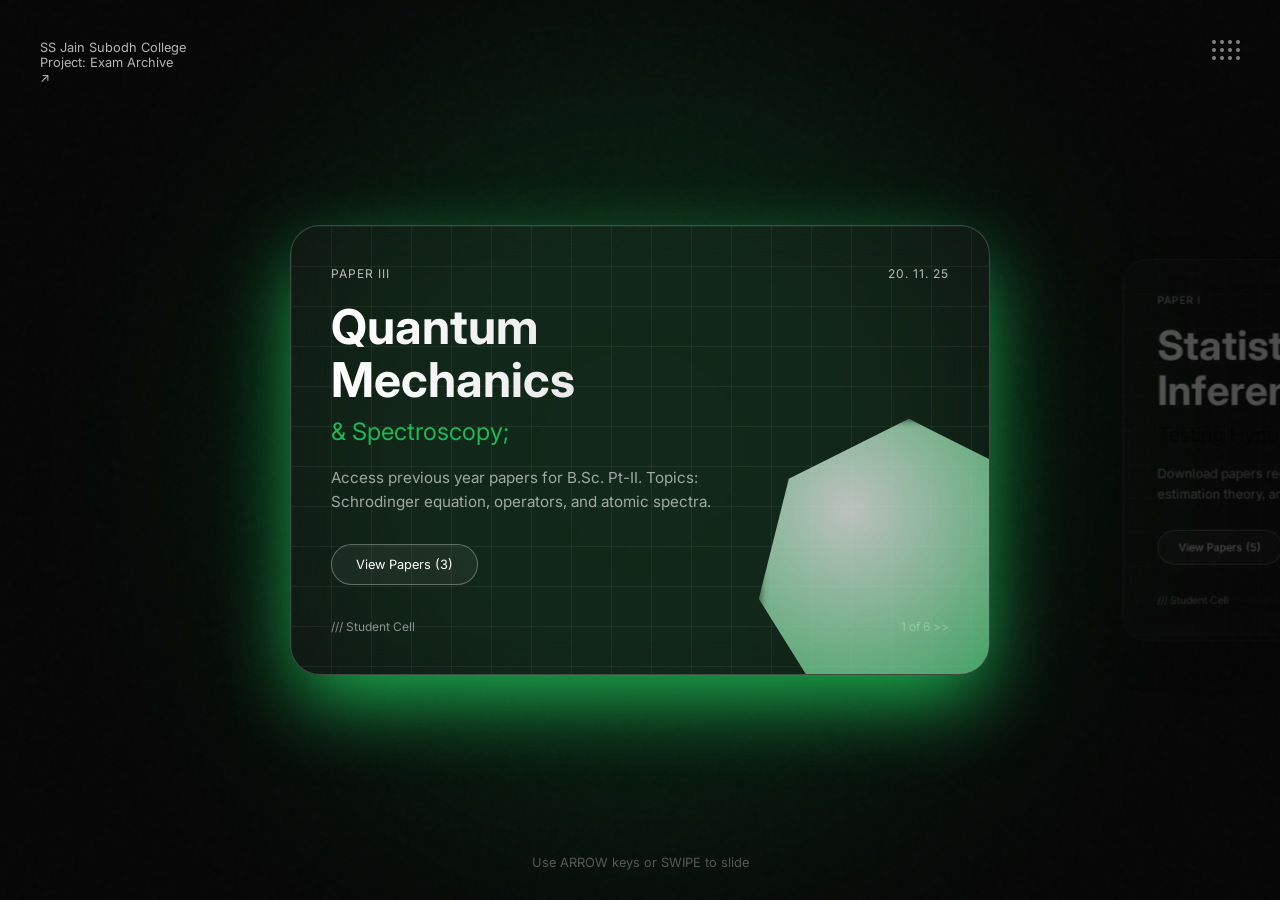
<file: drag&drop5.html>
<!DOCTYPE html>
<html lang="en">
<head>
    <meta charset="UTF-8">
    <meta name="viewport" content="width=device-width, initial-scale=1.0, maximum-scale=1.0, user-scalable=no">
    <title>Student Exam Portal</title>
    <link href="https://fonts.googleapis.com/css2?family=Inter:wght@300;400;600;700&display=swap" rel="stylesheet">
    
    <style>
        /* --- [GLOBAL RESET] --- */
        * { margin: 0; padding: 0; box-sizing: border-box; font-family: 'Inter', sans-serif; -webkit-font-smoothing: antialiased; outline: none; }

        /* --- [GLASSMORPHISM BACKGROUND] --- */
        body {
            height: 100vh; width: 100%; background-color: #050505;
            display: flex; justify-content: center; align-items: center;
            overflow: hidden; position: relative; transition: background 0.8s ease;
            overscroll-behavior: none;
        }

        /* Noise Texture */
        body::before {
            content: ""; position: absolute; inset: 0;
            background-image: url("data:image/svg+xml,%3Csvg viewBox='0 0 200 200' xmlns='http://www.w3.org/2000/svg'%3E%3Cfilter id='noiseFilter'%3E%3CfeTurbulence type='fractalNoise' baseFrequency='0.65' numOctaves='3' stitchTiles='stitch'/%3E%3C/filter%3E%3Crect width='100%25' height='100%25' filter='url(%23noiseFilter)' opacity='0.05'/%3E%3C/svg%3E");
            opacity: 0.4; pointer-events: none; z-index: 2;
        }

        /* --- [THEME ENGINE] --- */
        .glow-effect {
            position: absolute; width: 80vw; height: 80vw; max-width: 800px; max-height: 800px;
            background: var(--theme-color, #1db954); filter: blur(120px); border-radius: 50%;
            top: 50%; left: 50%; transform: translate(-50%, -50%); opacity: 0.15; z-index: 0;
            transition: background 0.6s ease; will-change: background;
        }

        /* --- [CAROUSEL UI] --- */
        .carousel-window {
            width: 100%; height: 70vh; min-height: 500px;
            position: relative; z-index: 10; display: flex; align-items: center;
            touch-action: pan-y; user-select: none; -webkit-user-select: none;
        }

        .carousel-track {
            display: flex; align-items: center; height: 100%;
            transition: transform 0.5s cubic-bezier(0.2, 0.8, 0.2, 1); will-change: transform;
            cursor: grab;
        }
        .carousel-track:active { cursor: grabbing; }

        .glass-card {
            flex: 0 0 700px; width: 700px; height: 450px; position: relative;
            background: rgba(255, 255, 255, 0.03); backdrop-filter: blur(20px); -webkit-backdrop-filter: blur(20px);
            border-radius: 30px; border: 1px solid rgba(255, 255, 255, 0.1);
            box-shadow: 0 20px 50px rgba(0, 0, 0, 0.5); padding: 40px;
            display: flex; flex-direction: column; justify-content: space-between; overflow: hidden;
            margin-right: 80px; opacity: 0.3; transform: scale(0.85);
            transition: all 0.5s cubic-bezier(0.2, 0.8, 0.2, 1);
        }

        .glass-card.active {
            opacity: 1; transform: scale(1);
            box-shadow: 0 30px 80px -10px var(--shadow-color, rgba(29, 185, 84, 0.3));
            border: 1px solid rgba(255, 255, 255, 0.2);
        }

        .grid-background {
            position: absolute; top: 0; left: 0; width: 100%; height: 100%;
            background-image: linear-gradient(rgba(255, 255, 255, 0.05) 1px, transparent 1px), linear-gradient(90deg, rgba(255, 255, 255, 0.05) 1px, transparent 1px);
            background-size: 40px 40px; z-index: -1;
        }

        /* --- [CONTENT STYLING] --- */
        .card-tab {
            position: absolute; top: 0; right: 80px; transform: translateY(-100%);
            background: #f0f0f0; padding: 12px 30px; border-radius: 15px 15px 0 0;
            color: #111; font-weight: 600; font-size: 0.9rem; z-index: 20;
        }

        .meta-header {
            display: flex; justify-content: space-between; font-size: 0.75rem;
            color: rgba(255, 255, 255, 0.7); margin-bottom: 20px; text-transform: uppercase; letter-spacing: 1px;
        }

        h1 {
            font-size: 3rem; line-height: 1.1; margin-bottom: 10px; font-weight: 700;
            background: linear-gradient(to right, #fff, #ccc); -webkit-background-clip: text; -webkit-text-fill-color: transparent;
        }
        h2 { font-size: 1.5rem; font-weight: 400; margin-bottom: 20px; color: var(--theme-color); }
        p.description { font-size: 0.95rem; line-height: 1.6; color: rgba(255, 255, 255, 0.6); margin-bottom: 30px; max-width: 70%; }

        .btn {
            display: inline-block; padding: 12px 24px; border: 1px solid rgba(255, 255, 255, 0.3);
            border-radius: 30px; color: white; text-decoration: none; font-size: 0.8rem;
            transition: 0.3s; background: rgba(255,255,255,0.05); pointer-events: auto; cursor: pointer;
        }
        .btn:hover { background: white; color: black; }

        .footer-info {
            display: flex; justify-content: space-between; color: rgba(255, 255, 255, 0.5);
            font-size: 0.75rem; align-items: flex-end; margin-top: auto;
        }

        /* --- [VISUAL ASSETS] --- */
        .cube-wrapper { position: absolute; bottom: -10%; right: -10%; width: 300px; height: 300px; z-index: 5; pointer-events: none; }
        .cube-placeholder {
            width: 100%; height: 100%;
            background: radial-gradient(circle at 30% 30%, rgba(255,255,255,0.9), var(--theme-color));
            clip-path: polygon(50% 0%, 90% 20%, 100% 60%, 75% 100%, 25% 100%, 0% 60%, 10% 20%);
            opacity: 0.8; filter: blur(5px); animation: float 6s ease-in-out infinite;
        }
        @keyframes float { 0%, 100% { transform: translateY(0px); } 50% { transform: translateY(-15px); } }

        /* --- [SECRET ADMIN MODAL] --- */
        .modal-overlay {
            position: fixed; top: 0; left: 0; width: 100%; height: 100%;
            background: rgba(0,0,0,0.85); backdrop-filter: blur(15px);
            z-index: 100; display: flex; justify-content: center; align-items: center;
            opacity: 0; pointer-events: none; transition: opacity 0.4s ease;
        }
        .modal-overlay.open { opacity: 1; pointer-events: auto; }

        .admin-card {
            width: 550px; background: #111; border: 1px solid #333; border-radius: 20px;
            padding: 40px; box-shadow: 0 20px 60px rgba(0,0,0,0.8); text-align: center;
            max-height: 90vh; overflow-y: auto; /* Scroll if too tall on mobile */
        }

        /* --- [ADMIN FORM ELEMENTS] --- */
        .admin-input, .admin-select {
            width: 100%; padding: 15px; margin-bottom: 15px; background: #222; border: 1px solid #444;
            color: white; border-radius: 10px; font-size: 0.9rem; appearance: none;
        }
        .admin-input:focus, .admin-select:focus { border-color: #1db954; }

        /* The "Row" Layout for fields */
        .form-row { display: flex; gap: 15px; margin-bottom: 0px; }
        .form-group { flex: 1; text-align: left; }
        .label-text { display: block; color: #777; font-size: 0.75rem; margin-bottom: 5px; margin-left: 5px;}

        /* The "Tick Thing" Checkboxes */
        .checkbox-group { display: flex; gap: 20px; justify-content: center; margin: 15px 0; color: #ccc; font-size: 0.85rem; }
        .checkbox-group label { display: flex; align-items: center; gap: 8px; cursor: pointer; transition: 0.2s; }
        .checkbox-group label:hover { color: #fff; }
        .checkbox-group input[type="checkbox"] { accent-color: #1db954; width: 16px; height: 16px; cursor: pointer;}

        /* Drop Zone */
        .drop-zone {
            border: 2px dashed #444; padding: 30px; margin-bottom: 20px; color: #666; 
            border-radius: 10px; transition: 0.3s; cursor: pointer; font-size: 0.9rem;
        }
        .drop-zone:hover, .drop-zone.drag-over { border-color: #1db954; background: rgba(29, 185, 84, 0.05); color: #1db954; }

        .hidden-stage { display: none; }

        /* --- [MOBILE] --- */
        @media (max-width: 768px) {
            .glass-card { flex: 0 0 85vw; width: 85vw; height: 60vh; margin-right: 30px; padding: 25px; }
            .card-tab { right: 20px; font-size: 0.8rem; padding: 8px 20px; }
            h1 { font-size: 2.2rem; }
            .cube-wrapper { width: 150px; height: 150px; bottom: 0; right: -20px; }
            .admin-card { width: 95vw; padding: 20px; }
            .form-row { flex-direction: column; gap: 0; }
        }

        .top-left-credit { position: absolute; top: 40px; left: 40px; color: rgba(255,255,255,0.7); font-size: 0.8rem; z-index: 5; }
        .dots { position: absolute; top: 40px; right: 40px; display: grid; grid-template-columns: repeat(4, 1fr); gap: 4px; z-index: 5; }
        .dot { width: 4px; height: 4px; background: rgba(255,255,255,0.5); border-radius: 50%; }
        .instructions { position: absolute; bottom: 30px; width: 100%; text-align: center; color: rgba(255,255,255,0.3); font-size: 0.8rem; animation: blink 2s infinite; }
        @keyframes blink { 0%, 100% { opacity: 0.3;} 50% { opacity: 0.8;}}
    </style>
</head>
<body>

    <div class="glow-effect" id="bgGlow"></div>

    <div class="top-left-credit">SS Jain Subodh College<br>Project: Exam Archive<br>&#8599;</div>
    <div class="dots">
        <div class="dot"></div><div class="dot"></div><div class="dot"></div><div class="dot"></div>
        <div class="dot"></div><div class="dot"></div><div class="dot"></div><div class="dot"></div>
        <div class="dot"></div><div class="dot"></div><div class="dot"></div><div class="dot"></div>
    </div>

    <div class="carousel-window" id="swipeZone">
        <div class="carousel-track" id="track">
            <div class="glass-card active" data-theme="#1db954">
                <div class="card-tab">Physics Dept</div><div class="grid-background"></div>
                <div class="content-wrapper">
                    <div class="meta-header"><span>Paper III</span><span>20. 11. 25</span></div>
                    <h1>Quantum<br>Mechanics</h1><h2>& Spectroscopy;</h2>
                    <p class="description">Access previous year papers for B.Sc. Pt-II. Topics: Schrodinger equation, operators, and atomic spectra.</p>
                    <a href="#" class="btn">View Papers (3)</a>
                </div><div class="cube-wrapper"><div class="cube-placeholder"></div></div>
                <div class="footer-info"><span>/// Student Cell</span><span class="pagination">1 of 6 >></span></div>
            </div>
            <div class="glass-card" data-theme="#8e44ad">
                <div class="card-tab">Statistics</div><div class="grid-background"></div>
                <div class="content-wrapper">
                    <div class="meta-header"><span>Paper I</span><span>21. 11. 25</span></div>
                    <h1>Statistical<br>Inference</h1><h2>Testing Hypothesis;</h2>
                    <p class="description">Download papers regarding sampling distributions, estimation theory, and rigorous hypothesis testing.</p>
                    <a href="#" class="btn">View Papers (5)</a>
                </div><div class="cube-wrapper"><div class="cube-placeholder"></div></div>
                <div class="footer-info"><span>/// Student Cell</span><span class="pagination">2 of 6 >></span></div>
            </div>
            <div class="glass-card" data-theme="#2980b9">
                <div class="card-tab">Comp App</div><div class="grid-background"></div>
                <div class="content-wrapper">
                    <div class="meta-header"><span>Practical</span><span>22. 11. 25</span></div>
                    <h1>Data<br>Structures</h1><h2>C++ & Algorithms;</h2>
                    <p class="description">Review code snippets and theory papers for Arrays, Linked Lists, Trees, and Sorting algorithms.</p>
                    <a href="#" class="btn">View Code</a>
                </div><div class="cube-wrapper"><div class="cube-placeholder"></div></div>
                <div class="footer-info"><span>/// Student Cell</span><span class="pagination">3 of 6 >></span></div>
            </div>
            <div class="glass-card" data-theme="#d35400">
                <div class="card-tab">Notice Board</div><div class="grid-background"></div>
                <div class="content-wrapper">
                    <div class="meta-header"><span>Alert</span><span>23. 11. 25</span></div>
                    <h1>Semester<br>Exams</h1><h2>Datesheet 2025;</h2>
                    <p class="description">The tentative schedule for the upcoming Semester III examinations. Check your batch timings.</p>
                    <a href="#" class="btn">Download PDF</a>
                </div><div class="cube-wrapper"><div class="cube-placeholder"></div></div>
                <div class="footer-info"><span>/// Admin Office</span><span class="pagination">4 of 6 >></span></div>
            </div>
            <div class="glass-card" data-theme="#c0392b">
                <div class="card-tab">Restricted</div><div class="grid-background"></div>
                <div class="content-wrapper">
                    <div class="meta-header"><span>System</span><span>24. 11. 25</span></div>
                    <h1>Admin<br>Uploads</h1><h2>Authorized Only;</h2>
                    <p class="description">Secure gateway for faculty to upload new papers. Requires 'Alvido' authentication credentials.</p>
                    <a href="#" class="btn">Login Required</a>
                </div><div class="cube-wrapper"><div class="cube-placeholder"></div></div>
                <div class="footer-info"><span>/// Security</span><span class="pagination">5 of 6 >></span></div>
            </div>
             <div class="glass-card" data-theme="#16a085">
                <div class="card-tab">Marksheet</div><div class="grid-background"></div>
                <div class="content-wrapper">
                    <div class="meta-header"><span>Results</span><span>25. 11. 25</span></div>
                    <h1>Check<br>Results</h1><h2>Evaluation;</h2>
                    <p class="description">View internal assessment marks and previous semester Grade Cards (CGPA).</p>
                    <a href="#" class="btn">Check Roll No</a>
                </div><div class="cube-wrapper"><div class="cube-placeholder"></div></div>
                <div class="footer-info"><span>/// Examination</span><span class="pagination">6 of 6 >></span></div>
            </div>
        </div>
    </div>

    <div class="instructions">Use ARROW keys or SWIPE to slide</div>

    <div class="modal-overlay" id="adminModal">
        <div class="admin-card">
            
            <div id="authStage">
                <h2 style="color:white; margin-bottom: 10px;">Security Check</h2>
                <p style="color:#777; font-size:0.8rem;">Identify yourself to proceed.</p>
                <input type="text" id="adminNameInput" class="admin-input" placeholder="Enter Name (Alvido)">
                <button class="btn" style="width:100%; background:#333;" onclick="verifyAdmin()">Authenticate</button>
                <p id="authError" style="color:#ff4444; margin-top:10px; font-size:0.8rem; display:none;">Access Denied: Unknown Entity.</p>
            </div>

            <div id="uploadStage" class="hidden-stage">
                <h2 style="color:#1db954; margin-bottom: 20px;">Admin Console</h2>
                
                <div class="form-row">
                    <div class="form-group">
                        <span class="label-text">Subject Stream</span>
                        <select class="admin-select">
                            <option>Physics</option>
                            <option>Statistics</option>
                            <option>Computer App</option>
                            <option>Mathematics</option>
                        </select>
                    </div>
                    <div class="form-group">
                        <span class="label-text">Year</span>
                        <select class="admin-select">
                            <option>2025</option>
                            <option>2024</option>
                            <option>2023</option>
                        </select>
                    </div>
                </div>

                <div class="form-row">
                    <div class="form-group">
                        <span class="label-text">Semester</span>
                        <select class="admin-select">
                            <option>Semester I</option>
                            <option>Semester II</option>
                            <option>Semester III</option>
                            <option>Semester IV</option>
                            <option>Semester V</option>
                            <option>Semester VI</option>
                        </select>
                    </div>
                    <div class="form-group">
                        <span class="label-text">Paper Code</span>
                        <input type="text" class="admin-input" placeholder="e.g. PHY-302">
                    </div>
                </div>
                
                <div class="checkbox-group">
                    <label><input type="checkbox" value="1"> First Paper (1)</label>
                    <label><input type="checkbox" value="2"> Second Paper (2)</label>
                </div>

                <div class="drop-zone" id="dropZone">
                    Drag & Drop PDF here or Click to Browse
                </div>
                <input type="file" id="fileInput" hidden accept=".pdf">

                <button class="btn" style="width:100%; background:#1db954; color:black; font-weight:bold;">Upload to Database</button>
                <button style="background:none; border:none; color:#555; margin-top:15px; cursor:pointer; text-decoration:underline;" onclick="closeModal()">Cancel</button>
            </div>

        </div>
    </div>

    <script>
        // --- [CAROUSEL LOGIC] ---
        const track = document.getElementById('track');
        const cards = document.querySelectorAll('.glass-card');
        const bgGlow = document.getElementById('bgGlow');
        const swipeZone = document.getElementById('swipeZone');
        let currentIndex = 0;
        const totalCards = cards.length;
        let touchStartX = 0; let touchEndX = 0; const swipeThreshold = 50;

        function isMobile() { return window.innerWidth <= 768; }

        function updateCarousel() {
            let cardWidth, gap;
            if (isMobile()) { cardWidth = window.innerWidth * 0.85; gap = 30; } 
            else { cardWidth = 700; gap = 80; }
            const windowWidth = window.innerWidth;
            const centerOffset = (windowWidth - cardWidth) / 2;
            const shift = currentIndex * (cardWidth + gap);
            const translateX = centerOffset - shift;
            track.style.transform = `translate3d(${translateX}px, 0, 0)`;
            cards.forEach((card, index) => {
                if(index === currentIndex) {
                    card.classList.add('active');
                    const themeColor = card.getAttribute('data-theme');
                    bgGlow.style.setProperty('--theme-color', themeColor);
                    card.style.setProperty('--theme-color', themeColor);
                    card.style.setProperty('--shadow-color', themeColor);
                } else { card.classList.remove('active'); }
            });
        }

        document.addEventListener('keydown', (e) => {
            if(!document.getElementById('adminModal').classList.contains('open')){
                if (e.key === 'ArrowRight') goNext();
                if (e.key === 'ArrowLeft') goPrev();
            }
        });

        swipeZone.addEventListener('touchstart', e => { touchStartX = e.changedTouches[0].screenX; }, {passive: true});
        swipeZone.addEventListener('touchend', e => { touchEndX = e.changedTouches[0].screenX; handleSwipe(); }, {passive: true});
        function handleSwipe() {
            if (touchStartX - touchEndX > swipeThreshold) goNext();
            if (touchEndX - touchStartX > swipeThreshold) goPrev();
        }
        function goNext() { if (currentIndex < totalCards - 1) { currentIndex++; updateCarousel(); } }
        function goPrev() { if (currentIndex > 0) { currentIndex--; updateCarousel(); } }
        window.addEventListener('resize', updateCarousel);
        updateCarousel();

        // --- [SECRET ADMIN LOGIC] ---
        let keyBuffer = ""; const secretCode = "upload";
        const adminModal = document.getElementById('adminModal');
        const adminNameInput = document.getElementById('adminNameInput');
        const authStage = document.getElementById('authStage');
        const uploadStage = document.getElementById('uploadStage');
        const authError = document.getElementById('authError');

        document.addEventListener('keydown', (e) => {
            if(adminModal.classList.contains('open')) return;
            keyBuffer += e.key.toLowerCase();
            if (keyBuffer.length > secretCode.length) keyBuffer = keyBuffer.slice(-secretCode.length);
            if (keyBuffer === secretCode) { openModal(); keyBuffer = ""; }
        });

        function openModal() { adminModal.classList.add('open'); adminNameInput.focus(); }
        function closeModal() {
            adminModal.classList.remove('open');
            setTimeout(() => {
                authStage.classList.remove('hidden-stage');
                uploadStage.classList.add('hidden-stage');
                adminNameInput.value = "";
                authError.style.display = 'none';
                // Reset drop zone text
                dropZone.innerText = "Drag & Drop PDF here or Click to Browse";
                dropZone.classList.remove('drag-over');
            }, 500);
        }
        function verifyAdmin() {
            if (adminNameInput.value.trim().toLowerCase() === "alvido") {
                authStage.classList.add('hidden-stage');
                uploadStage.classList.remove('hidden-stage');
            } else { authError.style.display = 'block'; }
        }
        adminNameInput.addEventListener('keypress', function (e) { if (e.key === 'Enter') verifyAdmin(); });

        // --- [DRAG & DROP LOGIC] ---
        const dropZone = document.getElementById('dropZone');
        const fileInput = document.getElementById('fileInput');

        // Click to browse
        dropZone.addEventListener('click', () => fileInput.click());

        // File selected via Click
        fileInput.addEventListener('change', () => {
            if (fileInput.files.length > 0) {
                dropZone.innerText = "Selected: " + fileInput.files[0].name;
                dropZone.style.borderColor = "#1db954";
                dropZone.style.color = "#1db954";
            }
        });

        // Drag Over
        dropZone.addEventListener('dragover', (e) => {
            e.preventDefault();
            dropZone.classList.add('drag-over');
            dropZone.innerText = "Release to Drop";
        });

        // Drag Leave
        dropZone.addEventListener('dragleave', () => {
            dropZone.classList.remove('drag-over');
            dropZone.innerText = "Drag & Drop PDF here or Click to Browse";
        });

        // Drop
        dropZone.addEventListener('drop', (e) => {
            e.preventDefault();
            dropZone.classList.remove('drag-over');
            if (e.dataTransfer.files.length > 0) {
                fileInput.files = e.dataTransfer.files; // Assign dropped file to input
                dropZone.innerText = "Selected: " + e.dataTransfer.files[0].name;
                dropZone.style.borderColor = "#1db954";
                dropZone.style.color = "#1db954";
            }
        });
    </script>
</body>
</html>
</file>
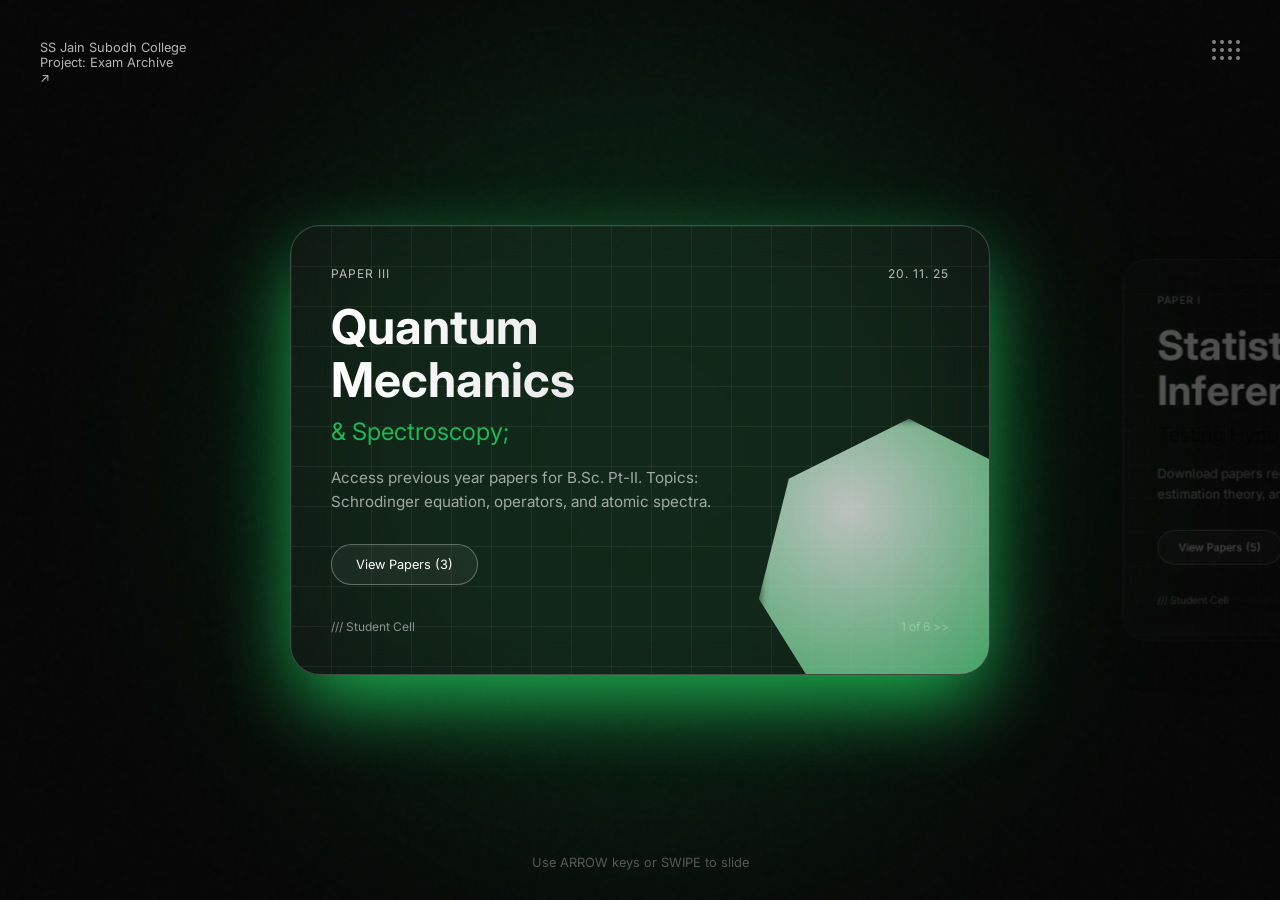
<file: indexMobileOptimised3.html>
<!DOCTYPE html>
<html lang="en">
<head>
    <meta charset="UTF-8">
    <meta name="viewport" content="width=device-width, initial-scale=1.0, maximum-scale=1.0, user-scalable=no">
    <title>Student Exam Portal</title>
    <link href="https://fonts.googleapis.com/css2?family=Inter:wght@300;400;600;700&display=swap" rel="stylesheet">

    <style>
        /* --- [GLOBAL RESET] --- */
        * { margin: 0; padding: 0; box-sizing: border-box; font-family: 'Inter', sans-serif; -webkit-font-smoothing: antialiased; }

        /* --- [GLASSMORPHISM BACKGROUND] --- */
        body {
            height: 100vh; width: 100%; background-color: #050505;
            display: flex; justify-content: center; align-items: center;
            overflow: hidden; position: relative; transition: background 0.8s ease;
            /* Prevent pull-to-refresh on mobile to make swiping cleaner */
            overscroll-behavior: none;
        }

        /* Noise Texture */
        body::before {
            content: ""; position: absolute; inset: 0;
            background-image: url("data:image/svg+xml,%3Csvg viewBox='0 0 200 200' xmlns='http://www.w3.org/2000/svg'%3E%3Cfilter id='noiseFilter'%3E%3CfeTurbulence type='fractalNoise' baseFrequency='0.65' numOctaves='3' stitchTiles='stitch'/%3E%3C/filter%3E%3Crect width='100%25' height='100%25' filter='url(%23noiseFilter)' opacity='0.05'/%3E%3C/svg%3E");
            opacity: 0.4; pointer-events: none; z-index: 2;
        }

        /* --- [THEME ENGINE] --- */
        .glow-effect {
            position: absolute; width: 80vw; height: 80vw; max-width: 800px; max-height: 800px;
            background: var(--theme-color, #1db954); filter: blur(120px); border-radius: 50%;
            top: 50%; left: 50%; transform: translate(-50%, -50%); opacity: 0.15; z-index: 0;
            transition: background 0.6s ease; will-change: background;
        }

        /* --- [PANORAMIC WINDOW] --- */
        .carousel-window {
            width: 100%; height: 70vh; min-height: 500px;
            position: relative; z-index: 10; display: flex; align-items: center;
            /* Ensure touches are registered here */
            touch-action: pan-y;
            user-select: none; /* Prevents text highlighting while swiping */
            -webkit-user-select: none;
        }

        /* --- [GPU TRACK] --- */
        .carousel-track {
            display: flex; align-items: center; height: 100%;
            transition: transform 0.5s cubic-bezier(0.2, 0.8, 0.2, 1); will-change: transform;
            cursor: grab; /* UI hint for desktop users */
        }
        .carousel-track:active { cursor: grabbing; }

        /* --- [RESPONSIVE CARD] --- */
        .glass-card {
            flex: 0 0 700px; width: 700px; height: 450px; position: relative;
            background: rgba(255, 255, 255, 0.03); backdrop-filter: blur(20px); -webkit-backdrop-filter: blur(20px);
            border-radius: 30px; border: 1px solid rgba(255, 255, 255, 0.1);
            box-shadow: 0 20px 50px rgba(0, 0, 0, 0.5); padding: 40px;
            display: flex; flex-direction: column; justify-content: space-between; overflow: hidden;
            margin-right: 80px; opacity: 0.3; transform: scale(0.85);
            transition: all 0.5s cubic-bezier(0.2, 0.8, 0.2, 1);
        }

        .glass-card.active {
            opacity: 1; transform: scale(1);
            box-shadow: 0 30px 80px -10px var(--shadow-color, rgba(29, 185, 84, 0.3));
            border: 1px solid rgba(255, 255, 255, 0.2);
        }

        .grid-background {
            position: absolute; top: 0; left: 0; width: 100%; height: 100%;
            background-image: linear-gradient(rgba(255, 255, 255, 0.05) 1px, transparent 1px), linear-gradient(90deg, rgba(255, 255, 255, 0.05) 1px, transparent 1px);
            background-size: 40px 40px; z-index: -1;
        }

        /* --- [CONTENT STYLING] --- */
        .card-tab {
            position: absolute; top: 0; right: 80px; transform: translateY(-100%);
            background: #f0f0f0; padding: 12px 30px; border-radius: 15px 15px 0 0;
            color: #111; font-weight: 600; font-size: 0.9rem; z-index: 20;
        }

        .meta-header {
            display: flex; justify-content: space-between; font-size: 0.75rem;
            color: rgba(255, 255, 255, 0.7); margin-bottom: 20px; text-transform: uppercase; letter-spacing: 1px;
        }

        h1 {
            font-size: 3rem; line-height: 1.1; margin-bottom: 10px; font-weight: 700;
            background: linear-gradient(to right, #fff, #ccc); -webkit-background-clip: text; -webkit-text-fill-color: transparent;
        }

        h2 { font-size: 1.5rem; font-weight: 400; margin-bottom: 20px; color: var(--theme-color); }

        p.description {
            font-size: 0.95rem; line-height: 1.6; color: rgba(255, 255, 255, 0.6);
            margin-bottom: 30px; max-width: 70%;
        }

        .btn {
            display: inline-block; padding: 12px 24px; border: 1px solid rgba(255, 255, 255, 0.3);
            border-radius: 30px; color: white; text-decoration: none; font-size: 0.8rem;
            transition: 0.3s; background: rgba(255,255,255,0.05);
            pointer-events: auto; /* Ensures buttons are clickable despite swipe logic */
        }
        .btn:hover { background: white; color: black; }

        .footer-info {
            display: flex; justify-content: space-between; color: rgba(255, 255, 255, 0.5);
            font-size: 0.75rem; align-items: flex-end; margin-top: auto;
        }

        /* --- [VISUAL ASSETS] --- */
        .cube-wrapper {
            position: absolute; bottom: -10%; right: -10%; width: 300px; height: 300px; z-index: 5; pointer-events: none;
        }
        .cube-placeholder {
            width: 100%; height: 100%;
            background: radial-gradient(circle at 30% 30%, rgba(255,255,255,0.9), var(--theme-color));
            clip-path: polygon(50% 0%, 90% 20%, 100% 60%, 75% 100%, 25% 100%, 0% 60%, 10% 20%);
            opacity: 0.8; filter: blur(5px); animation: float 6s ease-in-out infinite;
        }
        @keyframes float { 0%, 100% { transform: translateY(0px); } 50% { transform: translateY(-15px); } }

        /* --- [MOBILE] --- */
        @media (max-width: 768px) {
            .glass-card { flex: 0 0 85vw; width: 85vw; height: 60vh; margin-right: 30px; padding: 25px; }
            .card-tab { right: 20px; font-size: 0.8rem; padding: 8px 20px; }
            h1 { font-size: 2.2rem; }
            .cube-wrapper { width: 150px; height: 150px; bottom: 0; right: -20px; }
        }

        .top-left-credit { position: absolute; top: 40px; left: 40px; color: rgba(255,255,255,0.7); font-size: 0.8rem; z-index: 5; }
        .dots { position: absolute; top: 40px; right: 40px; display: grid; grid-template-columns: repeat(4, 1fr); gap: 4px; z-index: 5; }
        .dot { width: 4px; height: 4px; background: rgba(255,255,255,0.5); border-radius: 50%; }

        /* Updated Instructions */
        .instructions { position: absolute; bottom: 30px; width: 100%; text-align: center; color: rgba(255,255,255,0.3); font-size: 0.8rem; animation: blink 2s infinite; }
        @keyframes blink { 0%, 100% { opacity: 0.3;} 50% { opacity: 0.8;}}
    </style>
</head>
<body>

    <div class="glow-effect" id="bgGlow"></div>

    <div class="top-left-credit">SS Jain Subodh College<br>Project: Exam Archive<br>&#8599;</div>
    <div class="dots">
        <div class="dot"></div><div class="dot"></div><div class="dot"></div><div class="dot"></div>
        <div class="dot"></div><div class="dot"></div><div class="dot"></div><div class="dot"></div>
        <div class="dot"></div><div class="dot"></div><div class="dot"></div><div class="dot"></div>
    </div>

    <div class="carousel-window" id="swipeZone">
        <div class="carousel-track" id="track">

            <div class="glass-card active" data-theme="#1db954">
                <div class="card-tab">Physics Dept</div>
                <div class="grid-background"></div>
                <div class="content-wrapper">
                    <div class="meta-header"><span>Paper III</span><span>20. 11. 25</span></div>
                    <h1>Quantum<br>Mechanics</h1>
                    <h2>& Spectroscopy;</h2>
                    <p class="description">Access previous year papers for B.Sc. Pt-II. Topics: Schrodinger equation, operators, and atomic spectra.</p>
                    <a href="#" class="btn">View Papers (3)</a>
                </div>
                <div class="cube-wrapper"><div class="cube-placeholder"></div></div>
                <div class="footer-info"><span>/// Student Cell</span><span class="pagination">1 of 6 >></span></div>
            </div>

            <div class="glass-card" data-theme="#8e44ad">
                <div class="card-tab">Statistics</div>
                <div class="grid-background"></div>
                <div class="content-wrapper">
                    <div class="meta-header"><span>Paper I</span><span>21. 11. 25</span></div>
                    <h1>Statistical<br>Inference</h1>
                    <h2>Testing Hypothesis;</h2>
                    <p class="description">Download papers regarding sampling distributions, estimation theory, and rigorous hypothesis testing.</p>
                    <a href="#" class="btn">View Papers (5)</a>
                </div>
                <div class="cube-wrapper"><div class="cube-placeholder"></div></div>
                <div class="footer-info"><span>/// Student Cell</span><span class="pagination">2 of 6 >></span></div>
            </div>

            <div class="glass-card" data-theme="#2980b9">
                <div class="card-tab">Comp App</div>
                <div class="grid-background"></div>
                <div class="content-wrapper">
                    <div class="meta-header"><span>Practical</span><span>22. 11. 25</span></div>
                    <h1>Data<br>Structures</h1>
                    <h2>C++ & Algorithms;</h2>
                    <p class="description">Review code snippets and theory papers for Arrays, Linked Lists, Trees, and Sorting algorithms.</p>
                    <a href="#" class="btn">View Code</a>
                </div>
                <div class="cube-wrapper"><div class="cube-placeholder"></div></div>
                <div class="footer-info"><span>/// Student Cell</span><span class="pagination">3 of 6 >></span></div>
            </div>

            <div class="glass-card" data-theme="#d35400">
                <div class="card-tab">Notice Board</div>
                <div class="grid-background"></div>
                <div class="content-wrapper">
                    <div class="meta-header"><span>Alert</span><span>23. 11. 25</span></div>
                    <h1>Semester<br>Exams</h1>
                    <h2>Datesheet 2025;</h2>
                    <p class="description">The tentative schedule for the upcoming Semester III examinations. Check your batch timings.</p>
                    <a href="#" class="btn">Download PDF</a>
                </div>
                <div class="cube-wrapper"><div class="cube-placeholder"></div></div>
                <div class="footer-info"><span>/// Admin Office</span><span class="pagination">4 of 6 >></span></div>
            </div>

            <div class="glass-card" data-theme="#c0392b">
                <div class="card-tab">Restricted</div>
                <div class="grid-background"></div>
                <div class="content-wrapper">
                    <div class="meta-header"><span>System</span><span>24. 11. 25</span></div>
                    <h1>Admin<br>Uploads</h1>
                    <h2>Authorized Only;</h2>
                    <p class="description">Secure gateway for faculty to upload new papers. Requires 'Alvido' authentication credentials.</p>
                    <a href="#" class="btn">Login Required</a>
                </div>
                <div class="cube-wrapper"><div class="cube-placeholder"></div></div>
                <div class="footer-info"><span>/// Security</span><span class="pagination">5 of 6 >></span></div>
            </div>

             <div class="glass-card" data-theme="#16a085">
                <div class="card-tab">Marksheet</div>
                <div class="grid-background"></div>
                <div class="content-wrapper">
                    <div class="meta-header"><span>Results</span><span>25. 11. 25</span></div>
                    <h1>Check<br>Results</h1>
                    <h2>Evaluation;</h2>
                    <p class="description">View internal assessment marks and previous semester Grade Cards (CGPA).</p>
                    <a href="#" class="btn">Check Roll No</a>
                </div>
                <div class="cube-wrapper"><div class="cube-placeholder"></div></div>
                <div class="footer-info"><span>/// Examination</span><span class="pagination">6 of 6 >></span></div>
            </div>

        </div>
    </div>

    <div class="instructions">Use ARROW keys or SWIPE to slide</div>

    <script>
        const track = document.getElementById('track');
        const cards = document.querySelectorAll('.glass-card');
        const bgGlow = document.getElementById('bgGlow');
        const swipeZone = document.getElementById('swipeZone');
        let currentIndex = 0;
        const totalCards = cards.length;

        // --- [TOUCH VARIABLES] ---
        let touchStartX = 0;
        let touchEndX = 0;
        const swipeThreshold = 50; // Minimum distance to trigger swipe

        function isMobile() { return window.innerWidth <= 768; }

        function updateCarousel() {
            let cardWidth, gap;
            if (isMobile()) { cardWidth = window.innerWidth * 0.85; gap = 30; }
            else { cardWidth = 700; gap = 80; }

            const windowWidth = window.innerWidth;
            const centerOffset = (windowWidth - cardWidth) / 2;
            const shift = currentIndex * (cardWidth + gap);
            const translateX = centerOffset - shift;

            track.style.transform = `translate3d(${translateX}px, 0, 0)`;

            cards.forEach((card, index) => {
                if(index === currentIndex) {
                    card.classList.add('active');
                    const themeColor = card.getAttribute('data-theme');
                    bgGlow.style.setProperty('--theme-color', themeColor);
                    card.style.setProperty('--theme-color', themeColor);
                    card.style.setProperty('--shadow-color', themeColor);
                } else {
                    card.classList.remove('active');
                }
            });
        }

        // --- [KEYBOARD NAV] ---
        document.addEventListener('keydown', (e) => {
            if (e.key === 'ArrowRight') { goNext(); }
            else if (e.key === 'ArrowLeft') { goPrev(); }
        });

        // --- [TOUCH LOGIC] ---
        swipeZone.addEventListener('touchstart', e => {
            touchStartX = e.changedTouches[0].screenX;
        }, {passive: true});

        swipeZone.addEventListener('touchend', e => {
            touchEndX = e.changedTouches[0].screenX;
            handleSwipe();
        }, {passive: true});

        function handleSwipe() {
            // Swipe Left (Move to Next)
            if (touchStartX - touchEndX > swipeThreshold) {
                goNext();
            }
            // Swipe Right (Move to Prev)
            if (touchEndX - touchStartX > swipeThreshold) {
                goPrev();
            }
        }

        // --- [NAVIGATION HELPERS] ---
        function goNext() {
            if (currentIndex < totalCards - 1) {
                currentIndex++;
                updateCarousel();
            }
        }
        function goPrev() {
            if (currentIndex > 0) {
                currentIndex--;
                updateCarousel();
            }
        }

        window.addEventListener('resize', updateCarousel);
        updateCarousel();
    </script>
</body>
</html>
</file>
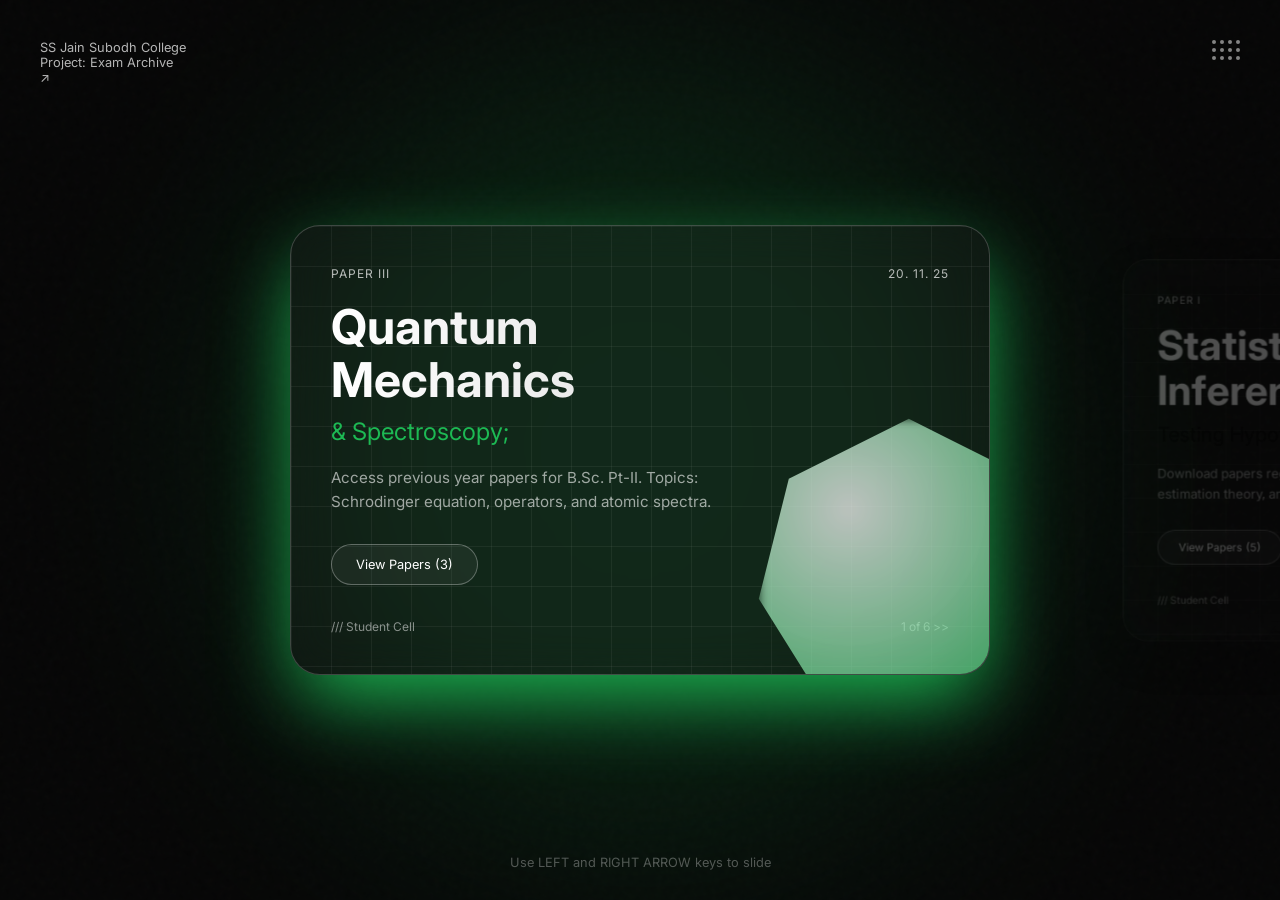
<file: indexSubodh2.html>
<!DOCTYPE html>
<html lang="en">
<head>
    <meta charset="UTF-8">
    <meta name="viewport" content="width=device-width, initial-scale=1.0, maximum-scale=1.0, user-scalable=no">
    <title>Student Exam Portal</title>
    <link href="https://fonts.googleapis.com/css2?family=Inter:wght@300;400;600;700&display=swap" rel="stylesheet">

    <style>
        /* --- [GLOBAL RESET] --- */
        * { margin: 0; padding: 0; box-sizing: border-box; font-family: 'Inter', sans-serif; -webkit-font-smoothing: antialiased; }

        /* --- [GLASSMORPHISM BACKGROUND] --- */
        body {
            height: 100vh; width: 100%; background-color: #050505;
            display: flex; justify-content: center; align-items: center;
            overflow: hidden; position: relative; transition: background 0.8s ease;
        }

        /* Noise Texture */
        body::before {
            content: ""; position: absolute; inset: 0;
            background-image: url("data:image/svg+xml,%3Csvg viewBox='0 0 200 200' xmlns='http://www.w3.org/2000/svg'%3E%3Cfilter id='noiseFilter'%3E%3CfeTurbulence type='fractalNoise' baseFrequency='0.65' numOctaves='3' stitchTiles='stitch'/%3E%3C/filter%3E%3Crect width='100%25' height='100%25' filter='url(%23noiseFilter)' opacity='0.05'/%3E%3C/svg%3E");
            opacity: 0.4; pointer-events: none; z-index: 2;
        }

        /* --- [THEME ENGINE] --- */
        .glow-effect {
            position: absolute; width: 80vw; height: 80vw; max-width: 800px; max-height: 800px;
            background: var(--theme-color, #1db954); filter: blur(120px); border-radius: 50%;
            top: 50%; left: 50%; transform: translate(-50%, -50%); opacity: 0.15; z-index: 0;
            transition: background 0.6s ease; will-change: background;
        }

        /* --- [PANORAMIC WINDOW] --- */
        .carousel-window {
            width: 100%; height: 70vh; min-height: 500px;
            position: relative; z-index: 10; display: flex; align-items: center;
        }

        /* --- [GPU TRACK] --- */
        .carousel-track {
            display: flex; align-items: center; height: 100%;
            transition: transform 0.5s cubic-bezier(0.2, 0.8, 0.2, 1); will-change: transform;
        }

        /* --- [RESPONSIVE CARD] --- */
        .glass-card {
            flex: 0 0 700px; width: 700px; height: 450px; position: relative;
            background: rgba(255, 255, 255, 0.03); backdrop-filter: blur(20px); -webkit-backdrop-filter: blur(20px);
            border-radius: 30px; border: 1px solid rgba(255, 255, 255, 0.1);
            box-shadow: 0 20px 50px rgba(0, 0, 0, 0.5); padding: 40px;
            display: flex; flex-direction: column; justify-content: space-between; overflow: hidden;
            margin-right: 80px; opacity: 0.3; transform: scale(0.85);
            transition: all 0.5s cubic-bezier(0.2, 0.8, 0.2, 1);
        }

        .glass-card.active {
            opacity: 1; transform: scale(1);
            box-shadow: 0 30px 80px -10px var(--shadow-color, rgba(29, 185, 84, 0.3));
            border: 1px solid rgba(255, 255, 255, 0.2);
        }

        .grid-background {
            position: absolute; top: 0; left: 0; width: 100%; height: 100%;
            background-image: linear-gradient(rgba(255, 255, 255, 0.05) 1px, transparent 1px), linear-gradient(90deg, rgba(255, 255, 255, 0.05) 1px, transparent 1px);
            background-size: 40px 40px; z-index: -1;
        }

        /* --- [CONTENT STYLING] --- */
        .card-tab {
            position: absolute; top: 0; right: 80px; transform: translateY(-100%);
            background: #f0f0f0; padding: 12px 30px; border-radius: 15px 15px 0 0;
            color: #111; font-weight: 600; font-size: 0.9rem; z-index: 20;
        }

        .meta-header {
            display: flex; justify-content: space-between; font-size: 0.75rem;
            color: rgba(255, 255, 255, 0.7); margin-bottom: 20px; text-transform: uppercase; letter-spacing: 1px;
        }

        h1 {
            font-size: 3rem; line-height: 1.1; margin-bottom: 10px; font-weight: 700;
            background: linear-gradient(to right, #fff, #ccc); -webkit-background-clip: text; -webkit-text-fill-color: transparent;
        }

        h2 { font-size: 1.5rem; font-weight: 400; margin-bottom: 20px; color: var(--theme-color); }

        p.description {
            font-size: 0.95rem; line-height: 1.6; color: rgba(255, 255, 255, 0.6);
            margin-bottom: 30px; max-width: 70%;
        }

        .btn {
            display: inline-block; padding: 12px 24px; border: 1px solid rgba(255, 255, 255, 0.3);
            border-radius: 30px; color: white; text-decoration: none; font-size: 0.8rem;
            transition: 0.3s; background: rgba(255,255,255,0.05);
        }
        .btn:hover { background: white; color: black; }

        .footer-info {
            display: flex; justify-content: space-between; color: rgba(255, 255, 255, 0.5);
            font-size: 0.75rem; align-items: flex-end; margin-top: auto;
        }

        /* --- [VISUAL ASSETS] --- */
        .cube-wrapper {
            position: absolute; bottom: -10%; right: -10%; width: 300px; height: 300px; z-index: 5; pointer-events: none;
        }
        .cube-placeholder {
            width: 100%; height: 100%;
            background: radial-gradient(circle at 30% 30%, rgba(255,255,255,0.9), var(--theme-color));
            clip-path: polygon(50% 0%, 90% 20%, 100% 60%, 75% 100%, 25% 100%, 0% 60%, 10% 20%);
            opacity: 0.8; filter: blur(5px); animation: float 6s ease-in-out infinite;
        }
        @keyframes float { 0%, 100% { transform: translateY(0px); } 50% { transform: translateY(-15px); } }

        /* --- [MOBILE] --- */
        @media (max-width: 768px) {
            .glass-card { flex: 0 0 85vw; width: 85vw; height: 60vh; margin-right: 30px; padding: 25px; }
            .card-tab { right: 20px; font-size: 0.8rem; padding: 8px 20px; }
            h1 { font-size: 2.2rem; }
            .cube-wrapper { width: 150px; height: 150px; bottom: 0; right: -20px; }
        }

        .top-left-credit { position: absolute; top: 40px; left: 40px; color: rgba(255,255,255,0.7); font-size: 0.8rem; z-index: 5; }
        .dots { position: absolute; top: 40px; right: 40px; display: grid; grid-template-columns: repeat(4, 1fr); gap: 4px; z-index: 5; }
        .dot { width: 4px; height: 4px; background: rgba(255,255,255,0.5); border-radius: 50%; }
        .instructions { position: absolute; bottom: 30px; width: 100%; text-align: center; color: rgba(255,255,255,0.3); font-size: 0.8rem; animation: blink 2s infinite; }
        @keyframes blink { 0%, 100% { opacity: 0.3;} 50% { opacity: 0.8;}}
    </style>
</head>
<body>

    <div class="glow-effect" id="bgGlow"></div>

    <div class="top-left-credit">SS Jain Subodh College<br>Project: Exam Archive<br>&#8599;</div>
    <div class="dots">
        <div class="dot"></div><div class="dot"></div><div class="dot"></div><div class="dot"></div>
        <div class="dot"></div><div class="dot"></div><div class="dot"></div><div class="dot"></div>
        <div class="dot"></div><div class="dot"></div><div class="dot"></div><div class="dot"></div>
    </div>

    <div class="carousel-window">
        <div class="carousel-track" id="track">

            <div class="glass-card active" data-theme="#1db954">
                <div class="card-tab">Physics Dept</div>
                <div class="grid-background"></div>
                <div class="content-wrapper">
                    <div class="meta-header"><span>Paper III</span><span>20. 11. 25</span></div>
                    <h1>Quantum<br>Mechanics</h1>
                    <h2>& Spectroscopy;</h2>
                    <p class="description">Access previous year papers for B.Sc. Pt-II. Topics: Schrodinger equation, operators, and atomic spectra.</p>
                    <a href="#" class="btn">View Papers (3)</a>
                </div>
                <div class="cube-wrapper"><div class="cube-placeholder"></div></div>
                <div class="footer-info"><span>/// Student Cell</span><span class="pagination">1 of 6 >></span></div>
            </div>

            <div class="glass-card" data-theme="#8e44ad">
                <div class="card-tab">Statistics</div>
                <div class="grid-background"></div>
                <div class="content-wrapper">
                    <div class="meta-header"><span>Paper I</span><span>21. 11. 25</span></div>
                    <h1>Statistical<br>Inference</h1>
                    <h2>Testing Hypothesis;</h2>
                    <p class="description">Download papers regarding sampling distributions, estimation theory, and rigorous hypothesis testing.</p>
                    <a href="#" class="btn">View Papers (5)</a>
                </div>
                <div class="cube-wrapper"><div class="cube-placeholder"></div></div>
                <div class="footer-info"><span>/// Student Cell</span><span class="pagination">2 of 6 >></span></div>
            </div>

            <div class="glass-card" data-theme="#2980b9">
                <div class="card-tab">Comp App</div>
                <div class="grid-background"></div>
                <div class="content-wrapper">
                    <div class="meta-header"><span>Practical</span><span>22. 11. 25</span></div>
                    <h1>Data<br>Structures</h1>
                    <h2>C++ & Algorithms;</h2>
                    <p class="description">Review code snippets and theory papers for Arrays, Linked Lists, Trees, and Sorting algorithms.</p>
                    <a href="#" class="btn">View Code</a>
                </div>
                <div class="cube-wrapper"><div class="cube-placeholder"></div></div>
                <div class="footer-info"><span>/// Student Cell</span><span class="pagination">3 of 6 >></span></div>
            </div>

            <div class="glass-card" data-theme="#d35400">
                <div class="card-tab">Notice Board</div>
                <div class="grid-background"></div>
                <div class="content-wrapper">
                    <div class="meta-header"><span>Alert</span><span>23. 11. 25</span></div>
                    <h1>Semester<br>Exams</h1>
                    <h2>Datesheet 2025;</h2>
                    <p class="description">The tentative schedule for the upcoming Semester III examinations. Check your batch timings.</p>
                    <a href="#" class="btn">Download PDF</a>
                </div>
                <div class="cube-wrapper"><div class="cube-placeholder"></div></div>
                <div class="footer-info"><span>/// Admin Office</span><span class="pagination">4 of 6 >></span></div>
            </div>

            <div class="glass-card" data-theme="#c0392b">
                <div class="card-tab">Restricted</div>
                <div class="grid-background"></div>
                <div class="content-wrapper">
                    <div class="meta-header"><span>System</span><span>24. 11. 25</span></div>
                    <h1>Admin<br>Uploads</h1>
                    <h2>Authorized Only;</h2>
                    <p class="description">Secure gateway for faculty to upload new papers. Requires 'Alvido' authentication credentials.</p>
                    <a href="#" class="btn">Login Required</a>
                </div>
                <div class="cube-wrapper"><div class="cube-placeholder"></div></div>
                <div class="footer-info"><span>/// Security</span><span class="pagination">5 of 6 >></span></div>
            </div>

             <div class="glass-card" data-theme="#16a085">
                <div class="card-tab">Marksheet</div>
                <div class="grid-background"></div>
                <div class="content-wrapper">
                    <div class="meta-header"><span>Results</span><span>25. 11. 25</span></div>
                    <h1>Check<br>Results</h1>
                    <h2>Evaluation;</h2>
                    <p class="description">View internal assessment marks and previous semester Grade Cards (CGPA).</p>
                    <a href="#" class="btn">Check Roll No</a>
                </div>
                <div class="cube-wrapper"><div class="cube-placeholder"></div></div>
                <div class="footer-info"><span>/// Examination</span><span class="pagination">6 of 6 >></span></div>
            </div>

        </div>
    </div>

    <div class="instructions">Use LEFT and RIGHT ARROW keys to slide</div>

    <script>
        const track = document.getElementById('track');
        const cards = document.querySelectorAll('.glass-card');
        const bgGlow = document.getElementById('bgGlow');
        let currentIndex = 0;
        const totalCards = cards.length;

        function isMobile() { return window.innerWidth <= 768; }

        function updateCarousel() {
            let cardWidth, gap;
            if (isMobile()) { cardWidth = window.innerWidth * 0.85; gap = 30; }
            else { cardWidth = 700; gap = 80; }

            const windowWidth = window.innerWidth;
            const centerOffset = (windowWidth - cardWidth) / 2;
            const shift = currentIndex * (cardWidth + gap);
            const translateX = centerOffset - shift;

            track.style.transform = `translate3d(${translateX}px, 0, 0)`;

            cards.forEach((card, index) => {
                if(index === currentIndex) {
                    card.classList.add('active');
                    const themeColor = card.getAttribute('data-theme');
                    bgGlow.style.setProperty('--theme-color', themeColor);
                    card.style.setProperty('--theme-color', themeColor);
                    card.style.setProperty('--shadow-color', themeColor);
                } else {
                    card.classList.remove('active');
                }
            });
        }

        document.addEventListener('keydown', (e) => {
            if (e.key === 'ArrowRight') { if (currentIndex < totalCards - 1) { currentIndex++; updateCarousel(); } }
            else if (e.key === 'ArrowLeft') { if (currentIndex > 0) { currentIndex--; updateCarousel(); } }
        });

        window.addEventListener('resize', updateCarousel);
        updateCarousel();
    </script>
</body>
</html>
</file>
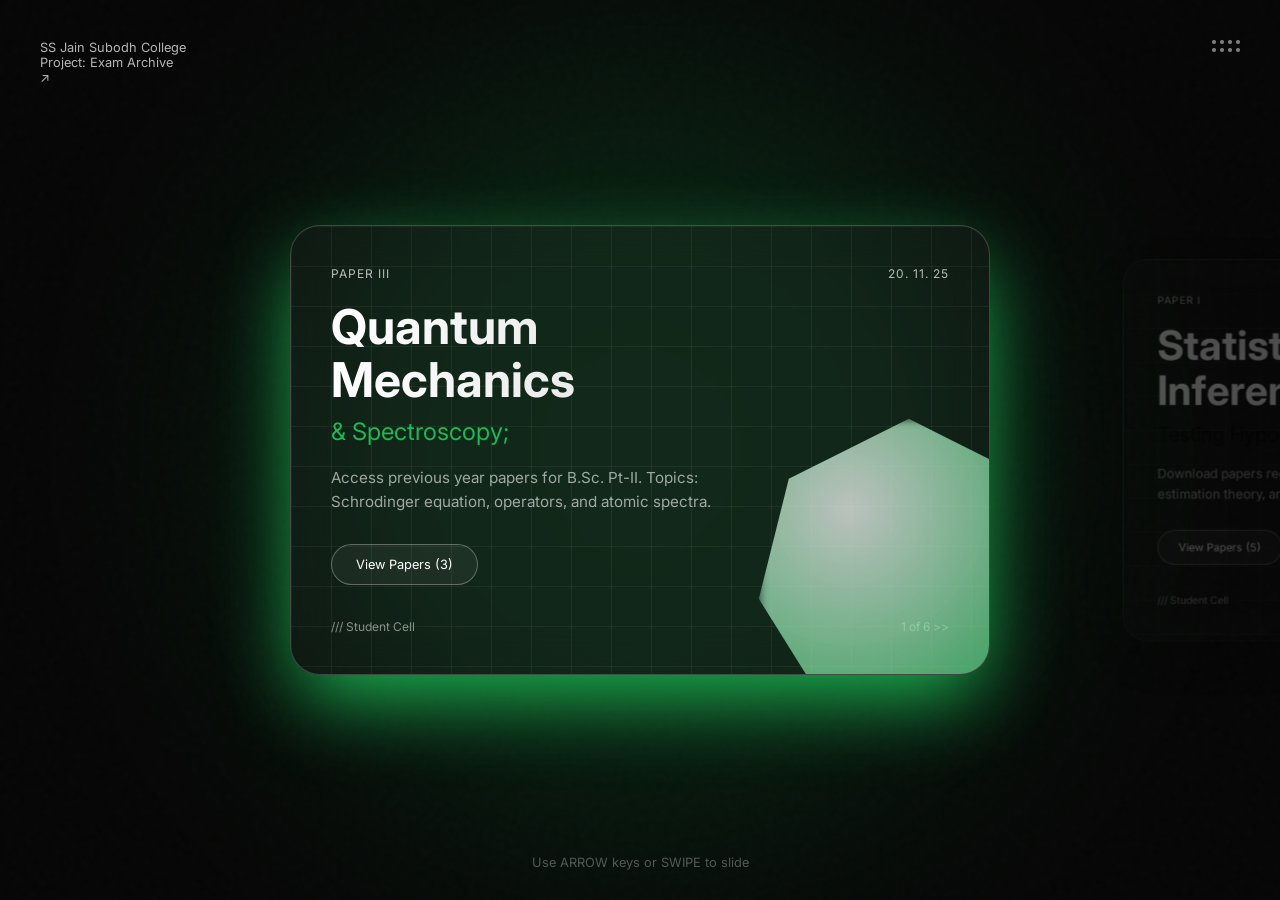
<file: removingLoginHint.html>
<!DOCTYPE html>
<html lang="en">
<head>
    <meta charset="UTF-8">
    <meta name="viewport" content="width=device-width, initial-scale=1.0, maximum-scale=1.0, user-scalable=no">
    <title>Student Exam Portal</title>
    <link href="https://fonts.googleapis.com/css2?family=Inter:wght@300;400;600;700&display=swap" rel="stylesheet">

    <style>
        /* --- [GLOBAL RESET] --- */
        * { margin: 0; padding: 0; box-sizing: border-box; font-family: 'Inter', sans-serif; -webkit-font-smoothing: antialiased; outline: none; }

        /* --- [GLASSMORPHISM BACKGROUND] --- */
        body {
            height: 100vh; width: 100%; background-color: #050505;
            display: flex; justify-content: center; align-items: center;
            overflow: hidden; position: relative; transition: background 0.8s ease;
            overscroll-behavior: none;
        }

        /* Noise Texture */
        body::before {
            content: ""; position: absolute; inset: 0;
            background-image: url("data:image/svg+xml,%3Csvg viewBox='0 0 200 200' xmlns='http://www.w3.org/2000/svg'%3E%3Cfilter id='noiseFilter'%3E%3CfeTurbulence type='fractalNoise' baseFrequency='0.65' numOctaves='3' stitchTiles='stitch'/%3E%3C/filter%3E%3Crect width='100%25' height='100%25' filter='url(%23noiseFilter)' opacity='0.05'/%3E%3C/svg%3E");
            opacity: 0.4; pointer-events: none; z-index: 2;
        }

        /* --- [THEME ENGINE] --- */
        .glow-effect {
            position: absolute; width: 80vw; height: 80vw; max-width: 800px; max-height: 800px;
            background: var(--theme-color, #1db954); filter: blur(120px); border-radius: 50%;
            top: 50%; left: 50%; transform: translate(-50%, -50%); opacity: 0.15; z-index: 0;
            transition: background 0.6s ease; will-change: background;
        }

        /* --- [CAROUSEL UI] --- */
        .carousel-window {
            width: 100%; height: 70vh; min-height: 500px;
            position: relative; z-index: 10; display: flex; align-items: center;
            touch-action: pan-y; user-select: none; -webkit-user-select: none;
        }

        .carousel-track {
            display: flex; align-items: center; height: 100%;
            transition: transform 0.5s cubic-bezier(0.2, 0.8, 0.2, 1); will-change: transform;
            cursor: grab;
        }
        .carousel-track:active { cursor: grabbing; }

        .glass-card {
            flex: 0 0 700px; width: 700px; height: 450px; position: relative;
            background: rgba(255, 255, 255, 0.03); backdrop-filter: blur(20px); -webkit-backdrop-filter: blur(20px);
            border-radius: 30px; border: 1px solid rgba(255, 255, 255, 0.1);
            box-shadow: 0 20px 50px rgba(0, 0, 0, 0.5); padding: 40px;
            display: flex; flex-direction: column; justify-content: space-between; overflow: hidden;
            margin-right: 80px; opacity: 0.3; transform: scale(0.85);
            transition: all 0.5s cubic-bezier(0.2, 0.8, 0.2, 1);
        }

        .glass-card.active {
            opacity: 1; transform: scale(1);
            box-shadow: 0 30px 80px -10px var(--shadow-color, rgba(29, 185, 84, 0.3));
            border: 1px solid rgba(255, 255, 255, 0.2);
        }

        .grid-background {
            position: absolute; top: 0; left: 0; width: 100%; height: 100%;
            background-image: linear-gradient(rgba(255, 255, 255, 0.05) 1px, transparent 1px), linear-gradient(90deg, rgba(255, 255, 255, 0.05) 1px, transparent 1px);
            background-size: 40px 40px; z-index: -1;
        }

        /* --- [CONTENT STYLING] --- */
        .card-tab {
            position: absolute; top: 0; right: 80px; transform: translateY(-100%);
            background: #f0f0f0; padding: 12px 30px; border-radius: 15px 15px 0 0;
            color: #111; font-weight: 600; font-size: 0.9rem; z-index: 20;
        }

        .meta-header {
            display: flex; justify-content: space-between; font-size: 0.75rem;
            color: rgba(255, 255, 255, 0.7); margin-bottom: 20px; text-transform: uppercase; letter-spacing: 1px;
        }

        h1 {
            font-size: 3rem; line-height: 1.1; margin-bottom: 10px; font-weight: 700;
            background: linear-gradient(to right, #fff, #ccc); -webkit-background-clip: text; -webkit-text-fill-color: transparent;
        }
        h2 { font-size: 1.5rem; font-weight: 400; margin-bottom: 20px; color: var(--theme-color); }
        p.description { font-size: 0.95rem; line-height: 1.6; color: rgba(255, 255, 255, 0.6); margin-bottom: 30px; max-width: 70%; }

        .btn {
            display: inline-block; padding: 12px 24px; border: 1px solid rgba(255, 255, 255, 0.3);
            border-radius: 30px; color: white; text-decoration: none; font-size: 0.8rem;
            transition: 0.3s; background: rgba(255,255,255,0.05); pointer-events: auto; cursor: pointer;
        }
        .btn:hover { background: white; color: black; }

        .footer-info {
            display: flex; justify-content: space-between; color: rgba(255, 255, 255, 0.5);
            font-size: 0.75rem; align-items: flex-end; margin-top: auto;
        }

        /* --- [VISUAL ASSETS] --- */
        .cube-wrapper { position: absolute; bottom: -10%; right: -10%; width: 300px; height: 300px; z-index: 5; pointer-events: none; }
        .cube-placeholder {
            width: 100%; height: 100%;
            background: radial-gradient(circle at 30% 30%, rgba(255,255,255,0.9), var(--theme-color));
            clip-path: polygon(50% 0%, 90% 20%, 100% 60%, 75% 100%, 25% 100%, 0% 60%, 10% 20%);
            opacity: 0.8; filter: blur(5px); animation: float 6s ease-in-out infinite;
        }
        @keyframes float { 0%, 100% { transform: translateY(0px); } 50% { transform: translateY(-15px); } }

        /* --- [SECRET ADMIN MODAL] --- */
        .modal-overlay {
            position: fixed; top: 0; left: 0; width: 100%; height: 100%;
            background: rgba(0,0,0,0.85); backdrop-filter: blur(15px);
            z-index: 100; display: flex; justify-content: center; align-items: center;
            opacity: 0; pointer-events: none; transition: opacity 0.4s ease;
        }
        .modal-overlay.open { opacity: 1; pointer-events: auto; }

        .admin-card {
            width: 650px; background: #111; border: 1px solid #333; border-radius: 20px;
            padding: 40px; box-shadow: 0 20px 60px rgba(0,0,0,0.8); text-align: center;
            max-height: 90vh; overflow-y: auto;
        }
        .admin-card::-webkit-scrollbar { width: 6px; }
        .admin-card::-webkit-scrollbar-thumb { background: #333; border-radius: 3px; }
        .admin-card::-webkit-scrollbar-thumb:hover { background: #1db954; }

        /* --- [ADMIN FORM ELEMENTS] --- */
        .admin-input, .admin-select {
            width: 100%; padding: 15px; margin-bottom: 15px; background: #222; border: 1px solid #444;
            color: white; border-radius: 10px; font-size: 0.9rem; appearance: none;
        }
        .admin-input:focus, .admin-select:focus { border-color: #1db954; }

        .form-row { display: flex; gap: 15px; margin-bottom: 0px; }
        .form-group { flex: 1; text-align: left; }
        .label-text { display: block; color: #777; font-size: 0.75rem; margin-bottom: 5px; margin-left: 5px;}

        .checkbox-section { text-align: left; margin: 10px 0 20px 0; }
        .checkbox-label { font-size: 0.75rem; color: #777; margin-bottom: 8px; display: block; margin-left: 5px; }
        .checkbox-group { display: flex; gap: 15px; flex-wrap: wrap; color: #ccc; font-size: 0.85rem; }
        .checkbox-group label { display: flex; align-items: center; gap: 6px; cursor: pointer; transition: 0.2s; background: #222; padding: 8px 12px; border-radius: 8px; border: 1px solid #333;}
        .checkbox-group label:hover { border-color: #1db954; color: #fff; }
        .checkbox-group input[type="checkbox"] { accent-color: #1db954; width: 14px; height: 14px; cursor: pointer;}

        .drop-zone {
            border: 2px dashed #444; padding: 30px; margin-bottom: 20px; color: #666;
            border-radius: 10px; transition: 0.3s; cursor: pointer; font-size: 0.9rem;
        }
        .drop-zone:hover, .drop-zone.drag-over { border-color: #1db954; background: rgba(29, 185, 84, 0.05); color: #1db954; }

        .hidden-stage { display: none; }

        @media (max-width: 768px) {
            .glass-card { flex: 0 0 85vw; width: 85vw; height: 60vh; margin-right: 30px; padding: 25px; }
            .card-tab { right: 20px; font-size: 0.8rem; padding: 8px 20px; }
            h1 { font-size: 2.2rem; }
            .cube-wrapper { width: 150px; height: 150px; bottom: 0; right: -20px; }
            .admin-card { width: 95vw; padding: 20px; }
            .form-row { flex-direction: column; gap: 0; }
        }

        .top-left-credit { position: absolute; top: 40px; left: 40px; color: rgba(255,255,255,0.7); font-size: 0.8rem; z-index: 5; }
        .dots { position: absolute; top: 40px; right: 40px; display: grid; grid-template-columns: repeat(4, 1fr); gap: 4px; z-index: 5; }
        .dot { width: 4px; height: 4px; background: rgba(255,255,255,0.5); border-radius: 50%; }
        .instructions { position: absolute; bottom: 30px; width: 100%; text-align: center; color: rgba(255,255,255,0.3); font-size: 0.8rem; animation: blink 2s infinite; }
        @keyframes blink { 0%, 100% { opacity: 0.3;} 50% { opacity: 0.8;}}
    </style>
</head>
<body>

    <div class="glow-effect" id="bgGlow"></div>
    <div class="top-left-credit">SS Jain Subodh College<br>Project: Exam Archive<br>&#8599;</div>
    <div class="dots"><div class="dot"></div><div class="dot"></div><div class="dot"></div><div class="dot"></div><div class="dot"></div><div class="dot"></div><div class="dot"></div><div class="dot"></div></div>

    <div class="carousel-window" id="swipeZone">
        <div class="carousel-track" id="track">
            <div class="glass-card active" data-theme="#1db954">
                <div class="card-tab">Physics Dept</div><div class="grid-background"></div>
                <div class="content-wrapper">
                    <div class="meta-header"><span>Paper III</span><span>20. 11. 25</span></div>
                    <h1>Quantum<br>Mechanics</h1><h2>& Spectroscopy;</h2>
                    <p class="description">Access previous year papers for B.Sc. Pt-II. Topics: Schrodinger equation, operators, and atomic spectra.</p>
                    <a href="#" class="btn">View Papers (3)</a>
                </div><div class="cube-wrapper"><div class="cube-placeholder"></div></div>
                <div class="footer-info"><span>/// Student Cell</span><span class="pagination">1 of 6 >></span></div>
            </div>
            <div class="glass-card" data-theme="#8e44ad">
                <div class="card-tab">Statistics</div><div class="grid-background"></div>
                <div class="content-wrapper">
                    <div class="meta-header"><span>Paper I</span><span>21. 11. 25</span></div>
                    <h1>Statistical<br>Inference</h1><h2>Testing Hypothesis;</h2>
                    <p class="description">Download papers regarding sampling distributions, estimation theory, and rigorous hypothesis testing.</p>
                    <a href="#" class="btn">View Papers (5)</a>
                </div><div class="cube-wrapper"><div class="cube-placeholder"></div></div>
                <div class="footer-info"><span>/// Student Cell</span><span class="pagination">2 of 6 >></span></div>
            </div>
            <div class="glass-card" data-theme="#2980b9">
                <div class="card-tab">Comp App</div><div class="grid-background"></div>
                <div class="content-wrapper">
                    <div class="meta-header"><span>Practical</span><span>22. 11. 25</span></div>
                    <h1>Data<br>Structures</h1><h2>C++ & Algorithms;</h2>
                    <p class="description">Review code snippets and theory papers for Arrays, Linked Lists, Trees, and Sorting algorithms.</p>
                    <a href="#" class="btn">View Code</a>
                </div><div class="cube-wrapper"><div class="cube-placeholder"></div></div>
                <div class="footer-info"><span>/// Student Cell</span><span class="pagination">3 of 6 >></span></div>
            </div>
            <div class="glass-card" data-theme="#d35400">
                <div class="card-tab">Notice Board</div><div class="grid-background"></div>
                <div class="content-wrapper">
                    <div class="meta-header"><span>Alert</span><span>23. 11. 25</span></div>
                    <h1>Semester<br>Exams</h1><h2>Datesheet 2025;</h2>
                    <p class="description">The tentative schedule for the upcoming Semester III examinations. Check your batch timings.</p>
                    <a href="#" class="btn">Download PDF</a>
                </div><div class="cube-wrapper"><div class="cube-placeholder"></div></div>
                <div class="footer-info"><span>/// Admin Office</span><span class="pagination">4 of 6 >></span></div>
            </div>
            <div class="glass-card" data-theme="#c0392b">
                <div class="card-tab">Restricted</div><div class="grid-background"></div>
                <div class="content-wrapper">
                    <div class="meta-header"><span>System</span><span>24. 11. 25</span></div>
                    <h1>Admin<br>Uploads</h1><h2>Authorized Only;</h2>
                    <p class="description">Secure gateway for faculty to upload new papers. Requires 'Alvido' authentication credentials.</p>
                    <a href="#" class="btn">Login Required</a>
                </div><div class="cube-wrapper"><div class="cube-placeholder"></div></div>
                <div class="footer-info"><span>/// Security</span><span class="pagination">5 of 6 >></span></div>
            </div>
             <div class="glass-card" data-theme="#16a085">
                <div class="card-tab">Marksheet</div><div class="grid-background"></div>
                <div class="content-wrapper">
                    <div class="meta-header"><span>Results</span><span>25. 11. 25</span></div>
                    <h1>Check<br>Results</h1><h2>Evaluation;</h2>
                    <p class="description">View internal assessment marks and previous semester Grade Cards (CGPA).</p>
                    <a href="#" class="btn">Check Roll No</a>
                </div><div class="cube-wrapper"><div class="cube-placeholder"></div></div>
                <div class="footer-info"><span>/// Examination</span><span class="pagination">6 of 6 >></span></div>
            </div>
        </div>
    </div>

    <div class="instructions">Use ARROW keys or SWIPE to slide</div>

    <div class="modal-overlay" id="adminModal">
        <div class="admin-card">

            <div id="authStage">
                <h2 style="color:white; margin-bottom: 10px;">Security Check</h2>
                <p style="color:#777; font-size:0.8rem;">Identify yourself to proceed.</p>
                <input type="password" id="adminNameInput" class="admin-input" placeholder="Identity Verification">
                <button class="btn" style="width:100%; background:#333;" onclick="verifyAdmin()">Authenticate</button>
                <p id="authError" style="color:#ff4444; margin-top:10px; font-size:0.8rem; display:none;">Access Denied: Unknown Entity.</p>
            </div>

            <div id="uploadStage" class="hidden-stage">
                <h2 style="color:#1db954; margin-bottom: 20px;">Admin Console</h2>

                <div class="form-row">
                    <div class="form-group">
                        <span class="label-text">Subject Stream</span>
                        <select class="admin-select">
                            <option>Physics</option>
                            <option>Statistics</option>
                            <option>Computer Application</option>
                            <option>Mathematics</option>
                            <option>Chemistry</option>
                            <option>Economics</option>
                            <option>Botany</option>
                            <option>Zoology</option>
                            <option>Hindi Lit</option>
                            <option>English Lit</option>
                            <option>Geography</option>
                            <option>History</option>
                            <option>Political Science</option>
                            <option>Sociology</option>
                            <option>Public Administration</option>
                        </select>
                    </div>
                    <div class="form-group">
                        <span class="label-text">Session Year</span>
                        <select class="admin-select">
                            <option>2024-2025</option>
                            <option>2023-2024</option>
                            <option>2022-2023</option>
                            <option>2021-2022</option>
                            <option>2020-2021</option>
                            <option>2019-2020</option>
                            <option>2018-2019</option>
                            <option>2017-2018</option>
                            <option>2016-2017</option>
                            <option>2015-2016</option>
                        </select>
                    </div>
                </div>

                <div class="form-row">
                    <div class="form-group">
                        <span class="label-text">Semester</span>
                        <select class="admin-select">
                            <option>Semester I</option>
                            <option>Semester II</option>
                            <option>Semester III</option>
                            <option>Semester IV</option>
                            <option>Semester V</option>
                            <option>Semester VI</option>
                        </select>
                    </div>
                    <div class="form-group">
                        <span class="label-text">Exam Type</span>
                        <select class="admin-select">
                            <option>Main Examination</option>
                            <option>Back / Due Paper</option>
                            <option>Supplementary</option>
                            <option>Re-Evaluation</option>
                        </select>
                    </div>
                </div>

                <div class="form-row">
                    <div class="form-group">
                        <span class="label-text">Medium</span>
                        <select class="admin-select">
                            <option>English</option>
                            <option>Hindi</option>
                            <option>Bilingual</option>
                        </select>
                    </div>
                    <div class="form-group">
                        <span class="label-text">Max Marks</span>
                        <input type="number" class="admin-input" placeholder="Total (e.g. 100)">
                    </div>
                </div>

                <div class="form-group" style="text-align:left; margin-bottom:15px;">
                    <span class="label-text">Paper Code</span>
                    <input type="text" class="admin-input" style="margin-bottom:0;" placeholder="e.g. PHY-302 (Quantum Mechanics)">
                </div>

                <div class="checkbox-section">
                    <span class="checkbox-label">Paper Number (Select relevant)</span>
                    <div class="checkbox-group">
                        <label><input type="checkbox" value="1"> Paper I</label>
                        <label><input type="checkbox" value="2"> Paper II</label>
                        <label><input type="checkbox" value="3"> Paper III</label>
                        <label><input type="checkbox" value="P"> Practical</label>
                    </div>
                </div>

                <div class="drop-zone" id="dropZone">
                    Drag & Drop Multiple PDFs here
                </div>
                <input type="file" id="fileInput" hidden multiple accept=".pdf">

                <button class="btn" style="width:100%; background:#1db954; color:black; font-weight:bold;">Upload to Database</button>
                <button style="background:none; border:none; color:#555; margin-top:15px; cursor:pointer; text-decoration:underline;" onclick="closeModal()">Cancel</button>
            </div>

        </div>
    </div>

    <script>
        const track = document.getElementById('track');
        const cards = document.querySelectorAll('.glass-card');
        const bgGlow = document.getElementById('bgGlow');
        const swipeZone = document.getElementById('swipeZone');
        let currentIndex = 0;
        const totalCards = cards.length;
        let touchStartX = 0; let touchEndX = 0; const swipeThreshold = 50;

        function isMobile() { return window.innerWidth <= 768; }

        function updateCarousel() {
            let cardWidth, gap;
            if (isMobile()) { cardWidth = window.innerWidth * 0.85; gap = 30; }
            else { cardWidth = 700; gap = 80; }
            const windowWidth = window.innerWidth;
            const centerOffset = (windowWidth - cardWidth) / 2;
            const shift = currentIndex * (cardWidth + gap);
            const translateX = centerOffset - shift;
            track.style.transform = `translate3d(${translateX}px, 0, 0)`;
            cards.forEach((card, index) => {
                if(index === currentIndex) {
                    card.classList.add('active');
                    const themeColor = card.getAttribute('data-theme');
                    bgGlow.style.setProperty('--theme-color', themeColor);
                    card.style.setProperty('--theme-color', themeColor);
                    card.style.setProperty('--shadow-color', themeColor);
                } else { card.classList.remove('active'); }
            });
        }

        document.addEventListener('keydown', (e) => {
            if(!document.getElementById('adminModal').classList.contains('open')){
                if (e.key === 'ArrowRight') goNext();
                if (e.key === 'ArrowLeft') goPrev();
            }
        });

        swipeZone.addEventListener('touchstart', e => { touchStartX = e.changedTouches[0].screenX; }, {passive: true});
        swipeZone.addEventListener('touchend', e => { touchEndX = e.changedTouches[0].screenX; handleSwipe(); }, {passive: true});
        function handleSwipe() {
            if (touchStartX - touchEndX > swipeThreshold) goNext();
            if (touchEndX - touchStartX > swipeThreshold) goPrev();
        }
        function goNext() { if (currentIndex < totalCards - 1) { currentIndex++; updateCarousel(); } }
        function goPrev() { if (currentIndex > 0) { currentIndex--; updateCarousel(); } }
        window.addEventListener('resize', updateCarousel);
        updateCarousel();

        let keyBuffer = ""; const secretCode = "upload";
        const adminModal = document.getElementById('adminModal');
        const adminNameInput = document.getElementById('adminNameInput');
        const authStage = document.getElementById('authStage');
        const uploadStage = document.getElementById('uploadStage');
        const authError = document.getElementById('authError');

        document.addEventListener('keydown', (e) => {
            if(adminModal.classList.contains('open')) return;
            keyBuffer += e.key.toLowerCase();
            if (keyBuffer.length > secretCode.length) keyBuffer = keyBuffer.slice(-secretCode.length);
            if (keyBuffer === secretCode) { openModal(); keyBuffer = ""; }
        });

        function openModal() { adminModal.classList.add('open'); adminNameInput.focus(); }
        function closeModal() {
            adminModal.classList.remove('open');
            setTimeout(() => {
                authStage.classList.remove('hidden-stage');
                uploadStage.classList.add('hidden-stage');
                adminNameInput.value = "";
                authError.style.display = 'none';
                dropZone.innerText = "Drag & Drop Multiple PDFs here";
                dropZone.classList.remove('drag-over');
                fileInput.value = ""; // Clear file input
            }, 500);
        }
        function verifyAdmin() {
            if (adminNameInput.value.trim().toLowerCase() === "alvido") {
                authStage.classList.add('hidden-stage');
                uploadStage.classList.remove('hidden-stage');
            } else { authError.style.display = 'block'; }
        }
        adminNameInput.addEventListener('keypress', function (e) { if (e.key === 'Enter') verifyAdmin(); });

        const dropZone = document.getElementById('dropZone');
        const fileInput = document.getElementById('fileInput');
        dropZone.addEventListener('click', () => fileInput.click());

        fileInput.addEventListener('change', () => {
            if (fileInput.files.length > 0) {
                // FIXED: Show count of files
                dropZone.innerText = fileInput.files.length + " Files Selected";
                dropZone.style.borderColor = "#1db954"; dropZone.style.color = "#1db954";
            }
        });
        dropZone.addEventListener('dragover', (e) => { e.preventDefault(); dropZone.classList.add('drag-over'); dropZone.innerText = "Release to Drop"; });
        dropZone.addEventListener('dragleave', () => { dropZone.classList.remove('drag-over'); dropZone.innerText = "Drag & Drop Multiple PDFs here"; });
        dropZone.addEventListener('drop', (e) => {
            e.preventDefault(); dropZone.classList.remove('drag-over');
            if (e.dataTransfer.files.length > 0) {
                fileInput.files = e.dataTransfer.files;
                // FIXED: Show count of files on drop
                dropZone.innerText = e.dataTransfer.files.length + " Files Selected";
                dropZone.style.borderColor = "#1db954"; dropZone.style.color = "#1db954";
            }
        });
    </script>
</body>
</html>
</file>
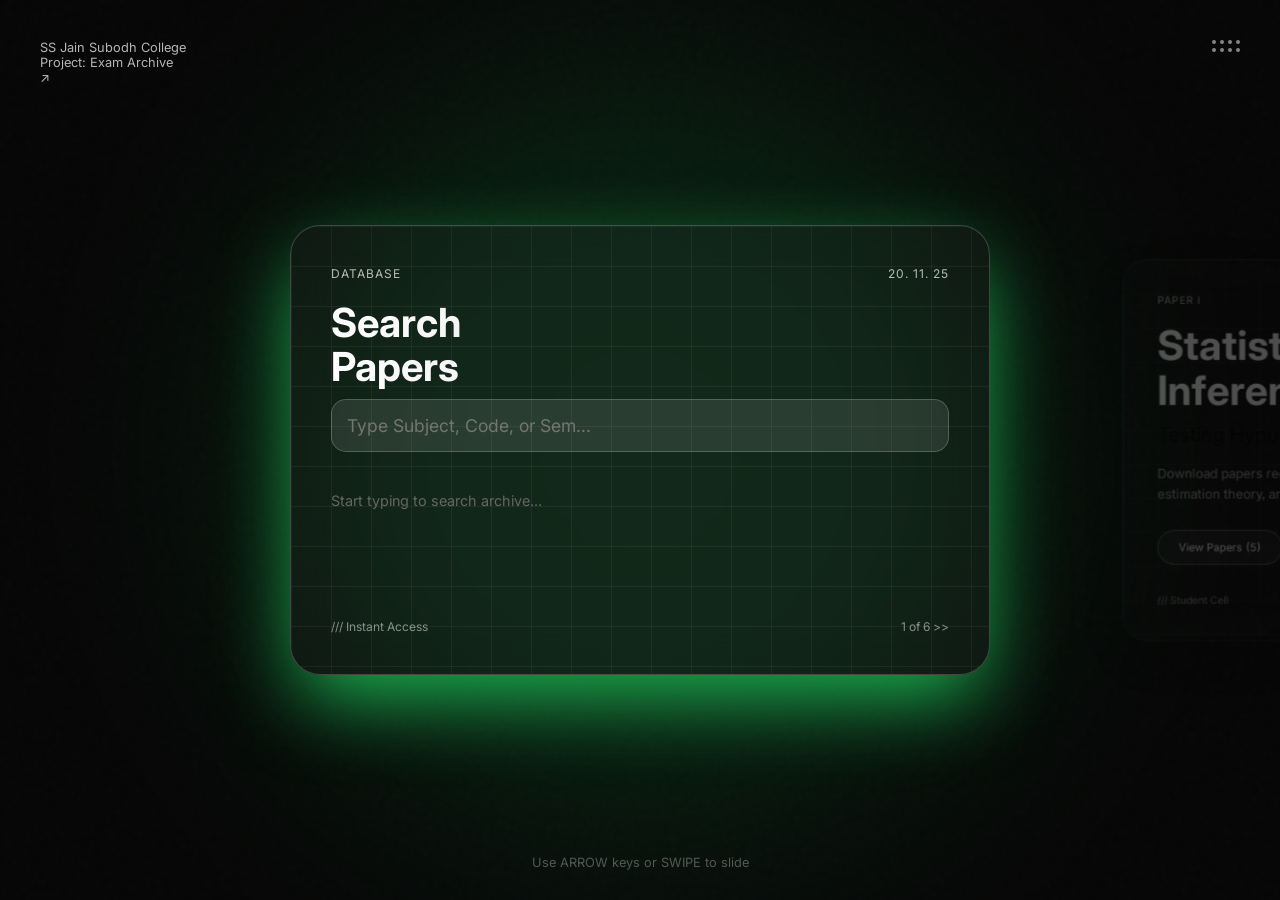
<file: SearchCard&LiveContributions.html>
<!DOCTYPE html>
<html lang="en">
<head>
    <meta charset="UTF-8">
    <meta name="viewport" content="width=device-width, initial-scale=1.0, maximum-scale=1.0, user-scalable=no">
    <title>Student Exam Portal</title>
    <link href="https://fonts.googleapis.com/css2?family=Inter:wght@300;400;600;700&family=JetBrains+Mono:wght@400&display=swap" rel="stylesheet">
    
    <style>
        /* --- [GLOBAL RESET] --- */
        * { margin: 0; padding: 0; box-sizing: border-box; font-family: 'Inter', sans-serif; -webkit-font-smoothing: antialiased; outline: none; }

        /* --- [GLASSMORPHISM BACKGROUND] --- */
        body {
            height: 100vh; width: 100%; background-color: #050505;
            display: flex; justify-content: center; align-items: center;
            overflow: hidden; position: relative; transition: background 0.8s ease;
            overscroll-behavior: none;
        }

        /* Noise Texture */
        body::before {
            content: ""; position: absolute; inset: 0;
            background-image: url("data:image/svg+xml,%3Csvg viewBox='0 0 200 200' xmlns='http://www.w3.org/2000/svg'%3E%3Cfilter id='noiseFilter'%3E%3CfeTurbulence type='fractalNoise' baseFrequency='0.65' numOctaves='3' stitchTiles='stitch'/%3E%3C/filter%3E%3Crect width='100%25' height='100%25' filter='url(%23noiseFilter)' opacity='0.05'/%3E%3C/svg%3E");
            opacity: 0.4; pointer-events: none; z-index: 2;
        }

        /* --- [THEME ENGINE] --- */
        .glow-effect {
            position: absolute; width: 80vw; height: 80vw; max-width: 800px; max-height: 800px;
            background: var(--theme-color, #1db954); filter: blur(120px); border-radius: 50%;
            top: 50%; left: 50%; transform: translate(-50%, -50%); opacity: 0.15; z-index: 0;
            transition: background 0.6s ease; will-change: background;
        }

        /* --- [CAROUSEL UI] --- */
        .carousel-window {
            width: 100%; height: 70vh; min-height: 500px;
            position: relative; z-index: 10; display: flex; align-items: center;
            touch-action: pan-y; user-select: none; -webkit-user-select: none;
        }

        .carousel-track {
            display: flex; align-items: center; height: 100%;
            transition: transform 0.5s cubic-bezier(0.2, 0.8, 0.2, 1); will-change: transform;
            cursor: grab;
        }
        .carousel-track:active { cursor: grabbing; }

        .glass-card {
            flex: 0 0 700px; width: 700px; height: 450px; position: relative;
            background: rgba(255, 255, 255, 0.03); backdrop-filter: blur(20px); -webkit-backdrop-filter: blur(20px);
            border-radius: 30px; border: 1px solid rgba(255, 255, 255, 0.1);
            box-shadow: 0 20px 50px rgba(0, 0, 0, 0.5); padding: 40px;
            display: flex; flex-direction: column; justify-content: space-between; overflow: hidden;
            margin-right: 80px; opacity: 0.3; transform: scale(0.85);
            transition: all 0.5s cubic-bezier(0.2, 0.8, 0.2, 1);
        }

        .glass-card.active {
            opacity: 1; transform: scale(1);
            box-shadow: 0 30px 80px -10px var(--shadow-color, rgba(29, 185, 84, 0.3));
            border: 1px solid rgba(255, 255, 255, 0.2);
        }

        .grid-background {
            position: absolute; top: 0; left: 0; width: 100%; height: 100%;
            background-image: linear-gradient(rgba(255, 255, 255, 0.05) 1px, transparent 1px), linear-gradient(90deg, rgba(255, 255, 255, 0.05) 1px, transparent 1px);
            background-size: 40px 40px; z-index: -1;
        }

        /* --- [CONTENT STYLING] --- */
        .card-tab {
            position: absolute; top: 0; right: 80px; transform: translateY(-100%);
            background: #f0f0f0; padding: 12px 30px; border-radius: 15px 15px 0 0;
            color: #111; font-weight: 600; font-size: 0.9rem; z-index: 20;
        }

        .meta-header {
            display: flex; justify-content: space-between; font-size: 0.75rem;
            color: rgba(255, 255, 255, 0.7); margin-bottom: 20px; text-transform: uppercase; letter-spacing: 1px;
        }

        h1 {
            font-size: 3rem; line-height: 1.1; margin-bottom: 10px; font-weight: 700;
            background: linear-gradient(to right, #fff, #ccc); -webkit-background-clip: text; -webkit-text-fill-color: transparent;
        }
        h2 { font-size: 1.5rem; font-weight: 400; margin-bottom: 20px; color: var(--theme-color); }
        p.description { font-size: 0.95rem; line-height: 1.6; color: rgba(255, 255, 255, 0.6); margin-bottom: 30px; max-width: 70%; }

        .btn {
            display: inline-block; padding: 12px 24px; border: 1px solid rgba(255, 255, 255, 0.3);
            border-radius: 30px; color: white; text-decoration: none; font-size: 0.8rem;
            transition: 0.3s; background: rgba(255,255,255,0.05); pointer-events: auto; cursor: pointer;
        }
        .btn:hover { background: white; color: black; }

        .footer-info {
            display: flex; justify-content: space-between; color: rgba(255, 255, 255, 0.5);
            font-size: 0.75rem; align-items: flex-end; margin-top: auto;
        }

        /* --- [SEARCH UI (CARD 1)] --- */
        .search-bar {
            width: 100%; padding: 15px; background: rgba(255,255,255,0.1); border: 1px solid rgba(255,255,255,0.2);
            border-radius: 15px; color: white; font-size: 1.1rem; margin-bottom: 20px;
        }
        .search-results {
            flex: 1; overflow-y: auto; margin-right: -20px; padding-right: 20px; /* Scrollbar fix */
        }
        .search-results::-webkit-scrollbar { width: 4px; }
        .search-results::-webkit-scrollbar-thumb { background: #333; border-radius: 2px; }
        .result-item {
            background: rgba(0,0,0,0.3); padding: 15px; border-radius: 10px; margin-bottom: 10px;
            border-left: 3px solid var(--theme-color); display: flex; justify-content: space-between; align-items: center;
            transition: 0.2s;
        }
        .result-item:hover { background: rgba(255,255,255,0.05); }
        .result-title { font-weight: 600; color: white; font-size: 0.9rem; }
        .result-meta { font-size: 0.75rem; color: #888; }

        /* --- [BLOCKCHAIN LOG UI (CARD 6)] --- */
        .log-feed {
            flex: 1; overflow-y: hidden; position: relative; font-family: 'JetBrains Mono', monospace;
        }
        .log-item {
            font-size: 0.8rem; margin-bottom: 12px; padding-bottom: 12px; border-bottom: 1px dashed rgba(255,255,255,0.1);
            color: rgba(255,255,255,0.6);
        }
        .log-user { color: #1db954; font-weight: bold; }
        .log-action { color: #ccc; }
        .log-time { color: #666; font-size: 0.7rem; float: right; }
        .log-hash { display: block; font-size: 0.6rem; color: #444; margin-top: 4px; }

        /* --- [SECRET ADMIN MODAL] --- */
        .modal-overlay {
            position: fixed; top: 0; left: 0; width: 100%; height: 100%;
            background: rgba(0,0,0,0.85); backdrop-filter: blur(15px);
            z-index: 100; display: flex; justify-content: center; align-items: center;
            opacity: 0; pointer-events: none; transition: opacity 0.4s ease;
        }
        .modal-overlay.open { opacity: 1; pointer-events: auto; }

        .admin-card {
            width: 650px; background: #111; border: 1px solid #333; border-radius: 20px;
            padding: 40px; box-shadow: 0 20px 60px rgba(0,0,0,0.8); text-align: center;
            max-height: 90vh; overflow-y: auto;
        }
        .admin-card::-webkit-scrollbar { width: 6px; }
        .admin-card::-webkit-scrollbar-thumb { background: #333; border-radius: 3px; }

        .admin-input, .admin-select {
            width: 100%; padding: 15px; margin-bottom: 15px; background: #222; border: 1px solid #444;
            color: white; border-radius: 10px; font-size: 0.9rem; appearance: none;
        }
        .admin-input:focus, .admin-select:focus { border-color: #1db954; }

        /* Toggle Switch */
        .mode-switch { display: flex; justify-content: space-between; align-items: center; margin-bottom: 20px; background: #222; padding: 10px 15px; border-radius: 10px;}
        .switch-label { color: #ccc; font-size: 0.85rem; }
        .toggle-wrapper { position: relative; width: 40px; height: 20px; }
        .toggle-checkbox { opacity: 0; width: 0; height: 0; }
        .toggle-slider { position: absolute; cursor: pointer; top: 0; left: 0; right: 0; bottom: 0; background-color: #444; transition: .4s; border-radius: 20px; }
        .toggle-slider:before { position: absolute; content: ""; height: 16px; width: 16px; left: 2px; bottom: 2px; background-color: white; transition: .4s; border-radius: 50%; }
        .toggle-checkbox:checked + .toggle-slider { background-color: #1db954; }
        .toggle-checkbox:checked + .toggle-slider:before { transform: translateX(20px); }

        .form-row { display: flex; gap: 15px; margin-bottom: 0px; }
        .form-group { flex: 1; text-align: left; }
        .label-text { display: block; color: #777; font-size: 0.75rem; margin-bottom: 5px; margin-left: 5px;}
        
        .checkbox-section { text-align: left; margin: 10px 0 20px 0; }
        .checkbox-group { display: flex; gap: 15px; flex-wrap: wrap; color: #ccc; font-size: 0.85rem; }
        .checkbox-group label { display: flex; align-items: center; gap: 6px; cursor: pointer; transition: 0.2s; background: #222; padding: 8px 12px; border-radius: 8px; border: 1px solid #333;}
        .checkbox-group label:hover { border-color: #1db954; color: #fff; }
        .checkbox-group input[type="checkbox"] { accent-color: #1db954; width: 14px; height: 14px; }

        .drop-zone {
            border: 2px dashed #444; padding: 30px; margin-bottom: 20px; color: #666; 
            border-radius: 10px; transition: 0.3s; cursor: pointer; font-size: 0.9rem;
        }
        .drop-zone:hover, .drop-zone.drag-over { border-color: #1db954; background: rgba(29, 185, 84, 0.05); color: #1db954; }

        .hidden-stage { display: none; }

        @media (max-width: 768px) {
            .glass-card { flex: 0 0 85vw; width: 85vw; height: 60vh; margin-right: 30px; padding: 25px; }
            .card-tab { right: 20px; font-size: 0.8rem; padding: 8px 20px; }
            h1 { font-size: 2.2rem; }
            .cube-wrapper { width: 150px; height: 150px; bottom: 0; right: -20px; }
            .admin-card { width: 95vw; padding: 20px; }
            .form-row { flex-direction: column; gap: 0; }
        }

        .top-left-credit { position: absolute; top: 40px; left: 40px; color: rgba(255,255,255,0.7); font-size: 0.8rem; z-index: 5; }
        .dots { position: absolute; top: 40px; right: 40px; display: grid; grid-template-columns: repeat(4, 1fr); gap: 4px; z-index: 5; }
        .dot { width: 4px; height: 4px; background: rgba(255,255,255,0.5); border-radius: 50%; }
        .instructions { position: absolute; bottom: 30px; width: 100%; text-align: center; color: rgba(255,255,255,0.3); font-size: 0.8rem; animation: blink 2s infinite; }
        @keyframes blink { 0%, 100% { opacity: 0.3;} 50% { opacity: 0.8;}}
    </style>
</head>
<body>

    <div class="glow-effect" id="bgGlow"></div>
    <div class="top-left-credit">SS Jain Subodh College<br>Project: Exam Archive<br>&#8599;</div>
    <div class="dots"><div class="dot"></div><div class="dot"></div><div class="dot"></div><div class="dot"></div><div class="dot"></div><div class="dot"></div><div class="dot"></div><div class="dot"></div></div>

    <div class="carousel-window" id="swipeZone">
        <div class="carousel-track" id="track">
            
            <div class="glass-card active" data-theme="#1db954">
                <div class="card-tab">Archive Search</div><div class="grid-background"></div>
                <div class="content-wrapper" style="height:100%; display:flex; flex-direction:column;">
                    <div class="meta-header"><span>Database</span><span>20. 11. 25</span></div>
                    <h1 style="font-size:2.5rem;">Search<br>Papers</h1>
                    
                    <input type="search" class="search-bar" id="paperSearch" placeholder="Type Subject, Code, or Sem...">
                    
                    <div class="search-results" id="searchResults">
                        <div style="color:#666; margin-top:20px; font-size:0.9rem;">Start typing to search archive...</div>
                    </div>
                </div>
                <div class="footer-info"><span>/// Instant Access</span><span class="pagination">1 of 6 >></span></div>
            </div>

            <div class="glass-card" data-theme="#8e44ad">
                <div class="card-tab">Statistics</div><div class="grid-background"></div>
                <div class="content-wrapper">
                    <div class="meta-header"><span>Paper I</span><span>21. 11. 25</span></div>
                    <h1>Statistical<br>Inference</h1><h2>Testing Hypothesis;</h2>
                    <p class="description">Download papers regarding sampling distributions, estimation theory, and rigorous hypothesis testing.</p>
                    <a href="#" class="btn">View Papers (5)</a>
                </div><div class="cube-wrapper"><div class="cube-placeholder"></div></div>
                <div class="footer-info"><span>/// Student Cell</span><span class="pagination">2 of 6 >></span></div>
            </div>

            <div class="glass-card" data-theme="#2980b9">
                <div class="card-tab">Comp App</div><div class="grid-background"></div>
                <div class="content-wrapper">
                    <div class="meta-header"><span>Practical</span><span>22. 11. 25</span></div>
                    <h1>Data<br>Structures</h1><h2>C++ & Algorithms;</h2>
                    <p class="description">Review code snippets and theory papers for Arrays, Linked Lists, Trees, and Sorting algorithms.</p>
                    <a href="#" class="btn">View Code</a>
                </div><div class="cube-wrapper"><div class="cube-placeholder"></div></div>
                <div class="footer-info"><span>/// Student Cell</span><span class="pagination">3 of 6 >></span></div>
            </div>

            <div class="glass-card" data-theme="#d35400">
                <div class="card-tab">Notice Board</div><div class="grid-background"></div>
                <div class="content-wrapper">
                    <div class="meta-header"><span>Alert</span><span>23. 11. 25</span></div>
                    <h1>Semester<br>Exams</h1><h2>Datesheet 2025;</h2>
                    <p class="description">The tentative schedule for the upcoming Semester III examinations. Check your batch timings.</p>
                    <a href="#" class="btn">Download PDF</a>
                </div><div class="cube-wrapper"><div class="cube-placeholder"></div></div>
                <div class="footer-info"><span>/// Admin Office</span><span class="pagination">4 of 6 >></span></div>
            </div>

            <div class="glass-card" data-theme="#c0392b">
                <div class="card-tab">Restricted</div><div class="grid-background"></div>
                <div class="content-wrapper">
                    <div class="meta-header"><span>System</span><span>24. 11. 25</span></div>
                    <h1>Admin<br>Uploads</h1><h2>Authorized Only;</h2>
                    <p class="description">Secure gateway for faculty to upload new papers. Requires 'Alvido' authentication credentials.</p>
                    <a href="#" class="btn">Login Required</a>
                </div><div class="cube-wrapper"><div class="cube-placeholder"></div></div>
                <div class="footer-info"><span>/// Security</span><span class="pagination">5 of 6 >></span></div>
            </div>
            
             <div class="glass-card" data-theme="#16a085">
                <div class="card-tab">Contribution Log</div><div class="grid-background"></div>
                <div class="content-wrapper" style="height:100%; display:flex; flex-direction:column;">
                    <div class="meta-header"><span>Live Feed</span><span>Verified</span></div>
                    <h1 style="margin-bottom:20px;">Metadata<br>Ledger</h1>
                    
                    <div class="log-feed" id="logFeed">
                        <div class="log-item">
                            <span class="log-user">root</span> <span class="log-action">initiated system</span>
                            <span class="log-time">00:00:01</span>
                            <span class="log-hash">hash: 0x1f...a92</span>
                        </div>
                    </div>
                </div>
                <div class="footer-info"><span>/// Transparency</span><span class="pagination">6 of 6 >></span></div>
            </div>
        </div>
    </div>

    <div class="instructions">Use ARROW keys or SWIPE to slide</div>

    <div class="modal-overlay" id="adminModal">
        <div class="admin-card">
            
            <div id="authStage">
                <h2 style="color:white; margin-bottom: 10px;">Security Check</h2>
                <p style="color:#777; font-size:0.8rem;">Identify yourself to proceed.</p>
                <input type="password" id="adminNameInput" class="admin-input" placeholder="Identity Verification">
                <button class="btn" style="width:100%; background:#333;" onclick="verifyAdmin()">Authenticate</button>
                <p id="authError" style="color:#ff4444; margin-top:10px; font-size:0.8rem; display:none;">Access Denied: Unknown Entity.</p>
            </div>

            <div id="uploadStage" class="hidden-stage">
                <h2 style="color:#1db954; margin-bottom: 20px;">Admin Console</h2>
                
                <div class="mode-switch">
                    <span class="switch-label">Apply details to all files?</span>
                    <div class="toggle-wrapper">
                        <input type="checkbox" class="toggle-checkbox" checked id="batchToggle">
                        <div class="toggle-slider"></div>
                    </div>
                </div>

                <div class="form-row">
                    <div class="form-group">
                        <span class="label-text">Subject Stream</span>
                        <select class="admin-select">
                            <option>Physics</option><option>Statistics</option><option>Computer Application</option>
                            <option>Mathematics</option><option>Chemistry</option><option>Economics</option>
                        </select>
                    </div>
                    <div class="form-group">
                        <span class="label-text">Year</span>
                        <select class="admin-select">
                            <option>2025</option><option>2024</option><option>2023</option><option>2022</option>
                            <option>2021</option><option>2020</option><option>2019</option><option>2018</option>
                        </select>
                    </div>
                </div>

                <div class="form-row">
                    <div class="form-group">
                        <span class="label-text">Semester</span>
                        <select class="admin-select">
                            <option>Semester I</option><option>Semester II</option><option>Semester III</option>
                            <option>Semester IV</option><option>Semester V</option><option>Semester VI</option>
                        </select>
                    </div>
                    <div class="form-group">
                        <span class="label-text">Exam Type</span>
                        <select class="admin-select">
                            <option>Main Examination</option><option>Back / Due Paper</option>
                            <option>Supplementary</option><option>Re-Evaluation</option>
                        </select>
                    </div>
                </div>

                <div class="form-row">
                    <div class="form-group">
                        <span class="label-text">Medium</span>
                        <select class="admin-select">
                            <option>English</option><option>Hindi</option><option>Bilingual</option>
                        </select>
                    </div>
                    <div class="form-group">
                        <span class="label-text">Max Marks</span>
                        <input type="number" class="admin-input" placeholder="Total (e.g. 100)">
                    </div>
                </div>

                <div class="form-group" style="text-align:left; margin-bottom:15px;">
                    <span class="label-text">Paper Code</span>
                    <input type="text" class="admin-input" style="margin-bottom:0;" placeholder="e.g. PHY-302 (Quantum Mechanics)">
                </div>

                <div class="checkbox-section">
                    <span class="checkbox-label">Paper Number (Select relevant)</span>
                    <div class="checkbox-group">
                        <label><input type="checkbox" value="1"> Paper I</label>
                        <label><input type="checkbox" value="2"> Paper II</label>
                        <label><input type="checkbox" value="3"> Paper III</label>
                        <label><input type="checkbox" value="P"> Practical</label>
                    </div>
                </div>

                <div class="drop-zone" id="dropZone">Drag & Drop Multiple PDFs here</div>
                <input type="file" id="fileInput" hidden multiple accept=".pdf">

                <button class="btn" style="width:100%; background:#1db954; color:black; font-weight:bold;">Upload to Database</button>
                <button style="background:none; border:none; color:#555; margin-top:15px; cursor:pointer; text-decoration:underline;" onclick="closeModal()">Cancel</button>
            </div>
        </div>
    </div>

    <script>
        // --- [GLOBAL VARS] ---
        const track = document.getElementById('track');
        const cards = document.querySelectorAll('.glass-card');
        const bgGlow = document.getElementById('bgGlow');
        const swipeZone = document.getElementById('swipeZone');
        let currentIndex = 0;
        const totalCards = cards.length;

        // --- [MOCK DATABASE FOR SEARCH] ---
        const papersDB = [
            { title: "Quantum Mechanics", code: "PHY-302", year: "2024", sem: "Sem III" },
            { title: "Statistical Inference", code: "STAT-201", year: "2023", sem: "Sem III" },
            { title: "Data Structures C++", code: "CA-105", year: "2024", sem: "Sem I" },
            { title: "Electromagnetism", code: "PHY-201", year: "2022", sem: "Sem II" },
            { title: "Linear Algebra", code: "MAT-301", year: "2025", sem: "Sem III" },
            { title: "Organic Chemistry", code: "CHEM-102", year: "2023", sem: "Sem I" },
        ];

        // --- [CONTRIBUTION LOG DATA] ---
        const logs = [
            { user: "Alvido", action: "uploaded PHY-302", time: "10 mins ago", hash: "0x7f...2a" },
            { user: "Alvido", action: "updated STAT-201", time: "2 hrs ago", hash: "0x9b...c4" },
            { user: "Faculty_A", action: "verified CA-105", time: "5 hrs ago", hash: "0x3d...11" },
            { user: "System", action: "backup complete", time: "1 day ago", hash: "0x00...00" },
        ];

        // --- [SEARCH LOGIC] ---
        const searchInput = document.getElementById('paperSearch');
        const resultsContainer = document.getElementById('searchResults');

        searchInput.addEventListener('input', (e) => {
            const query = e.target.value.toLowerCase();
            resultsContainer.innerHTML = ""; // Clear

            if(query.length === 0) {
                resultsContainer.innerHTML = '<div style="color:#666; margin-top:20px; font-size:0.9rem;">Start typing to search archive...</div>';
                return;
            }

            const filtered = papersDB.filter(p => 
                p.title.toLowerCase().includes(query) || 
                p.code.toLowerCase().includes(query) || 
                p.sem.toLowerCase().includes(query)
            );

            if(filtered.length === 0) {
                resultsContainer.innerHTML = '<div style="color:#ff4444; margin-top:20px; font-size:0.9rem;">No papers found.</div>';
            } else {
                filtered.forEach(p => {
                    const item = document.createElement('div');
                    item.className = 'result-item';
                    item.innerHTML = `
                        <div>
                            <div class="result-title">${p.title}</div>
                            <div class="result-meta">${p.code} • ${p.year}</div>
                        </div>
                        <div style="font-size:0.75rem; color:var(--theme-color); border:1px solid var(--theme-color); padding:2px 8px; border-radius:5px;">${p.sem}</div>
                    `;
                    resultsContainer.appendChild(item);
                });
            }
        });

        // --- [LOG RENDER LOGIC] ---
        const logFeed = document.getElementById('logFeed');
        logs.forEach(log => {
            const item = document.createElement('div');
            item.className = 'log-item';
            item.innerHTML = `
                <span class="log-user">${log.user}</span> <span class="log-action">${log.action}</span>
                <span class="log-time">${log.time}</span>
                <span class="log-hash">hash: ${log.hash}</span>
            `;
            logFeed.appendChild(item);
        });


        // --- [CAROUSEL LOGIC] ---
        function isMobile() { return window.innerWidth <= 768; }
        function updateCarousel() {
            let cardWidth, gap;
            if (isMobile()) { cardWidth = window.innerWidth * 0.85; gap = 30; } 
            else { cardWidth = 700; gap = 80; }
            const windowWidth = window.innerWidth;
            const centerOffset = (windowWidth - cardWidth) / 2;
            const shift = currentIndex * (cardWidth + gap);
            const translateX = centerOffset - shift;
            track.style.transform = `translate3d(${translateX}px, 0, 0)`;
            cards.forEach((card, index) => {
                if(index === currentIndex) {
                    card.classList.add('active');
                    const themeColor = card.getAttribute('data-theme');
                    bgGlow.style.setProperty('--theme-color', themeColor);
                    card.style.setProperty('--theme-color', themeColor);
                    card.style.setProperty('--shadow-color', themeColor);
                } else { card.classList.remove('active'); }
            });
        }
        // Controls
        document.addEventListener('keydown', (e) => {
            if(!document.getElementById('adminModal').classList.contains('open')){
                if (e.key === 'ArrowRight') if (currentIndex < totalCards - 1) { currentIndex++; updateCarousel(); }
                if (e.key === 'ArrowLeft') if (currentIndex > 0) { currentIndex--; updateCarousel(); }
            }
        });
        // Touch
        let touchStartX = 0; let touchEndX = 0; const swipeThreshold = 50;
        swipeZone.addEventListener('touchstart', e => { touchStartX = e.changedTouches[0].screenX; }, {passive: true});
        swipeZone.addEventListener('touchend', e => { 
            touchEndX = e.changedTouches[0].screenX; 
            if (touchStartX - touchEndX > swipeThreshold) { if (currentIndex < totalCards - 1) { currentIndex++; updateCarousel(); } }
            if (touchEndX - touchStartX > swipeThreshold) { if (currentIndex > 0) { currentIndex--; updateCarousel(); } }
        }, {passive: true});
        window.addEventListener('resize', updateCarousel);
        updateCarousel();


        // --- [ADMIN LOGIC] ---
        let keyBuffer = ""; const secretCode = "upload";
        const adminModal = document.getElementById('adminModal');
        const adminNameInput = document.getElementById('adminNameInput');
        const authStage = document.getElementById('authStage');
        const uploadStage = document.getElementById('uploadStage');
        const authError = document.getElementById('authError');
        const batchToggle = document.getElementById('batchToggle');

        document.addEventListener('keydown', (e) => {
            if(adminModal.classList.contains('open')) return;
            keyBuffer += e.key.toLowerCase();
            if (keyBuffer.length > secretCode.length) keyBuffer = keyBuffer.slice(-secretCode.length);
            if (keyBuffer === secretCode) { openModal(); keyBuffer = ""; }
        });

        function openModal() { adminModal.classList.add('open'); adminNameInput.focus(); }
        function closeModal() {
            adminModal.classList.remove('open');
            setTimeout(() => {
                authStage.classList.remove('hidden-stage');
                uploadStage.classList.add('hidden-stage');
                adminNameInput.value = "";
                authError.style.display = 'none';
                dropZone.innerText = "Drag & Drop Multiple PDFs here";
                dropZone.classList.remove('drag-over');
                fileInput.value = "";
            }, 500);
        }
        function verifyAdmin() {
            if (adminNameInput.value.trim().toLowerCase() === "alvido") {
                authStage.classList.add('hidden-stage');
                uploadStage.classList.remove('hidden-stage');
            } else { authError.style.display = 'block'; }
        }
        adminNameInput.addEventListener('keypress', function (e) { if (e.key === 'Enter') verifyAdmin(); });

        // Toggle Logic (Visual Feedback Only)
        batchToggle.addEventListener('change', function() {
            if(this.checked) {
                 alert("Batch Mode: Settings apply to ALL selected files.");
            } else {
                 alert("Individual Mode Enabled: You would edit each file separately.");
            }
        });

        const dropZone = document.getElementById('dropZone');
        const fileInput = document.getElementById('fileInput');
        dropZone.addEventListener('click', () => fileInput.click());
        fileInput.addEventListener('change', () => { if (fileInput.files.length > 0) { dropZone.innerText = fileInput.files.length + " Files Selected"; dropZone.style.borderColor = "#1db954"; dropZone.style.color = "#1db954"; } });
        dropZone.addEventListener('dragover', (e) => { e.preventDefault(); dropZone.classList.add('drag-over'); dropZone.innerText = "Release to Drop"; });
        dropZone.addEventListener('dragleave', () => { dropZone.classList.remove('drag-over'); dropZone.innerText = "Drag & Drop Multiple PDFs here"; });
        dropZone.addEventListener('drop', (e) => {
            e.preventDefault(); dropZone.classList.remove('drag-over');
            if (e.dataTransfer.files.length > 0) {
                fileInput.files = e.dataTransfer.files;
                dropZone.innerText = e.dataTransfer.files.length + " Files Selected";
                dropZone.style.borderColor = "#1db954"; dropZone.style.color = "#1db954";
            }
        });
    </script>
</body>
</html>
</file>
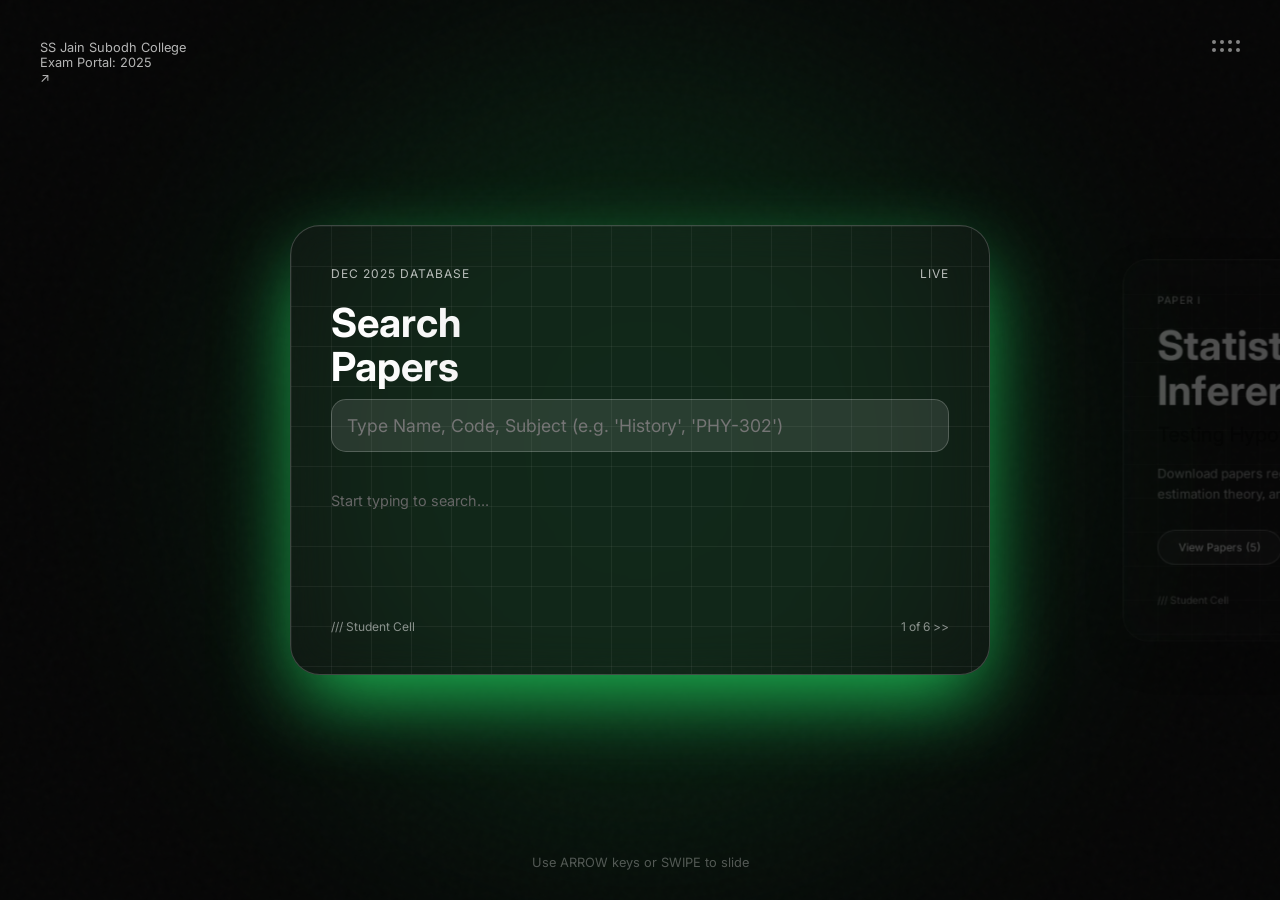
<file: v11MajorUpdateWithRealCollegeDate&SubsidiarySubj.html>
<!DOCTYPE html>
<html lang="en">
<head>
    <meta charset="UTF-8">
    <meta name="viewport" content="width=device-width, initial-scale=1.0, maximum-scale=1.0, user-scalable=no">
    <title>Subodh Exam Portal</title>
    <link href="https://fonts.googleapis.com/css2?family=Inter:wght@300;400;600;700&family=JetBrains+Mono:wght@400&display=swap" rel="stylesheet">
    
    <style>
        /* --- [GLOBAL RESET] --- */
        * { margin: 0; padding: 0; box-sizing: border-box; font-family: 'Inter', sans-serif; -webkit-font-smoothing: antialiased; outline: none; }

        /* --- [GLASSMORPHISM BACKGROUND] --- */
        body {
            height: 100vh; width: 100%; background-color: #050505;
            display: flex; justify-content: center; align-items: center;
            overflow: hidden; position: relative; transition: background 0.8s ease;
            overscroll-behavior: none;
        }

        /* Noise Texture */
        body::before {
            content: ""; position: absolute; inset: 0;
            background-image: url("data:image/svg+xml,%3Csvg viewBox='0 0 200 200' xmlns='http://www.w3.org/2000/svg'%3E%3Cfilter id='noiseFilter'%3E%3CfeTurbulence type='fractalNoise' baseFrequency='0.65' numOctaves='3' stitchTiles='stitch'/%3E%3C/filter%3E%3Crect width='100%25' height='100%25' filter='url(%23noiseFilter)' opacity='0.05'/%3E%3C/svg%3E");
            opacity: 0.4; pointer-events: none; z-index: 2;
        }

        /* --- [THEME ENGINE] --- */
        .glow-effect {
            position: absolute; width: 80vw; height: 80vw; max-width: 800px; max-height: 800px;
            background: var(--theme-color, #1db954); filter: blur(120px); border-radius: 50%;
            top: 50%; left: 50%; transform: translate(-50%, -50%); opacity: 0.15; z-index: 0;
            transition: background 0.6s ease; will-change: background;
        }

        /* --- [CAROUSEL UI] --- */
        .carousel-window {
            width: 100%; height: 70vh; min-height: 500px;
            position: relative; z-index: 10; display: flex; align-items: center;
            touch-action: pan-y; user-select: none; -webkit-user-select: none;
        }

        .carousel-track {
            display: flex; align-items: center; height: 100%;
            transition: transform 0.5s cubic-bezier(0.2, 0.8, 0.2, 1); will-change: transform;
            cursor: grab;
        }
        .carousel-track:active { cursor: grabbing; }

        .glass-card {
            flex: 0 0 700px; width: 700px; height: 450px; position: relative;
            background: rgba(255, 255, 255, 0.03); backdrop-filter: blur(20px); -webkit-backdrop-filter: blur(20px);
            border-radius: 30px; border: 1px solid rgba(255, 255, 255, 0.1);
            box-shadow: 0 20px 50px rgba(0, 0, 0, 0.5); padding: 40px;
            display: flex; flex-direction: column; justify-content: space-between; overflow: hidden;
            margin-right: 80px; opacity: 0.3; transform: scale(0.85);
            transition: all 0.5s cubic-bezier(0.2, 0.8, 0.2, 1);
        }

        .glass-card.active {
            opacity: 1; transform: scale(1);
            box-shadow: 0 30px 80px -10px var(--shadow-color, rgba(29, 185, 84, 0.3));
            border: 1px solid rgba(255, 255, 255, 0.2);
        }

        .grid-background {
            position: absolute; top: 0; left: 0; width: 100%; height: 100%;
            background-image: linear-gradient(rgba(255, 255, 255, 0.05) 1px, transparent 1px), linear-gradient(90deg, rgba(255, 255, 255, 0.05) 1px, transparent 1px);
            background-size: 40px 40px; z-index: -1;
        }

        /* --- [CONTENT STYLING] --- */
        .card-tab {
            position: absolute; top: 0; right: 80px; transform: translateY(-100%);
            background: #f0f0f0; padding: 12px 30px; border-radius: 15px 15px 0 0;
            color: #111; font-weight: 600; font-size: 0.9rem; z-index: 20;
        }

        .meta-header {
            display: flex; justify-content: space-between; font-size: 0.75rem;
            color: rgba(255, 255, 255, 0.7); margin-bottom: 20px; text-transform: uppercase; letter-spacing: 1px;
        }

        h1 {
            font-size: 3rem; line-height: 1.1; margin-bottom: 10px; font-weight: 700;
            background: linear-gradient(to right, #fff, #ccc); -webkit-background-clip: text; -webkit-text-fill-color: transparent;
        }
        h2 { font-size: 1.5rem; font-weight: 400; margin-bottom: 20px; color: var(--theme-color); }
        p.description { font-size: 0.95rem; line-height: 1.6; color: rgba(255, 255, 255, 0.6); margin-bottom: 30px; max-width: 70%; }

        .btn {
            display: inline-block; padding: 12px 24px; border: 1px solid rgba(255, 255, 255, 0.3);
            border-radius: 30px; color: white; text-decoration: none; font-size: 0.8rem;
            transition: 0.3s; background: rgba(255,255,255,0.05); pointer-events: auto; cursor: pointer;
        }
        .btn:hover { background: white; color: black; }

        .footer-info {
            display: flex; justify-content: space-between; color: rgba(255, 255, 255, 0.5);
            font-size: 0.75rem; align-items: flex-end; margin-top: auto;
        }

        /* --- [SEARCH UI] --- */
        .search-bar {
            width: 100%; padding: 15px; background: rgba(255,255,255,0.1); border: 1px solid rgba(255,255,255,0.2);
            border-radius: 15px; color: white; font-size: 1.1rem; margin-bottom: 20px;
        }
        .search-results {
            flex: 1; overflow-y: auto; margin-right: -20px; padding-right: 20px;
        }
        .search-results::-webkit-scrollbar { width: 4px; }
        .search-results::-webkit-scrollbar-thumb { background: #333; border-radius: 2px; }
        
        .result-item {
            background: rgba(0,0,0,0.3); padding: 15px; border-radius: 10px; margin-bottom: 10px;
            border-left: 3px solid var(--theme-color); display: flex; justify-content: space-between; align-items: center;
            transition: 0.2s;
        }
        .result-item:hover { background: rgba(255,255,255,0.05); transform: translateX(5px); }
        .result-title { font-weight: 600; color: white; font-size: 0.95rem; margin-bottom: 4px;}
        .result-meta { font-size: 0.75rem; color: #999; display: flex; gap: 10px; align-items: center;}
        .tag { padding: 2px 6px; border-radius: 4px; background: rgba(255,255,255,0.1); font-size: 0.7rem; }
        .tag.sub { background: rgba(255, 193, 7, 0.2); color: #ffc107; } /* Subsidiary Color */
        .tag.main { background: rgba(29, 185, 84, 0.2); color: #1db954; } /* Main Color */

        /* --- [LOG UI] --- */
        .log-feed { flex: 1; overflow-y: hidden; position: relative; font-family: 'JetBrains Mono', monospace; }
        .log-item { font-size: 0.8rem; margin-bottom: 12px; padding-bottom: 12px; border-bottom: 1px dashed rgba(255,255,255,0.1); color: rgba(255,255,255,0.6); }
        .log-user { color: #1db954; font-weight: bold; }

        /* --- [ADMIN MODAL] --- */
        .modal-overlay {
            position: fixed; top: 0; left: 0; width: 100%; height: 100%;
            background: rgba(0,0,0,0.85); backdrop-filter: blur(15px);
            z-index: 100; display: flex; justify-content: center; align-items: center;
            opacity: 0; pointer-events: none; transition: opacity 0.4s ease;
        }
        .modal-overlay.open { opacity: 1; pointer-events: auto; }

        .admin-card {
            width: 700px; background: #111; border: 1px solid #333; border-radius: 20px;
            padding: 40px; box-shadow: 0 20px 60px rgba(0,0,0,0.8); text-align: center;
            max-height: 95vh; overflow-y: auto;
        }
        .admin-card::-webkit-scrollbar { width: 6px; }
        .admin-card::-webkit-scrollbar-thumb { background: #333; border-radius: 3px; }

        .admin-input, .admin-select {
            width: 100%; padding: 15px; margin-bottom: 15px; background: #222; border: 1px solid #444;
            color: white; border-radius: 10px; font-size: 0.9rem; appearance: none;
        }
        .admin-input:focus, .admin-select:focus { border-color: #1db954; }

        /* Toggle */
        .mode-switch { display: flex; justify-content: space-between; align-items: center; margin-bottom: 20px; background: #222; padding: 10px 15px; border-radius: 10px;}
        .switch-label { color: #ccc; font-size: 0.85rem; }
        .toggle-wrapper { position: relative; width: 40px; height: 20px; }
        .toggle-checkbox { opacity: 0; width: 0; height: 0; }
        .toggle-slider { position: absolute; cursor: pointer; top: 0; left: 0; right: 0; bottom: 0; background-color: #444; transition: .4s; border-radius: 20px; }
        .toggle-slider:before { position: absolute; content: ""; height: 16px; width: 16px; left: 2px; bottom: 2px; background-color: white; transition: .4s; border-radius: 50%; }
        .toggle-checkbox:checked + .toggle-slider { background-color: #1db954; }
        .toggle-checkbox:checked + .toggle-slider:before { transform: translateX(20px); }

        .form-row { display: flex; gap: 15px; margin-bottom: 0px; }
        .form-group { flex: 1; text-align: left; }
        .label-text { display: block; color: #777; font-size: 0.75rem; margin-bottom: 5px; margin-left: 5px;}

        .checkbox-section { text-align: left; margin: 10px 0 20px 0; }
        .checkbox-group { display: flex; gap: 15px; flex-wrap: wrap; color: #ccc; font-size: 0.85rem; }
        .checkbox-group label { display: flex; align-items: center; gap: 6px; cursor: pointer; transition: 0.2s; background: #222; padding: 8px 12px; border-radius: 8px; border: 1px solid #333;}
        .checkbox-group label:hover { border-color: #1db954; color: #fff; }
        .checkbox-group input[type="checkbox"] { accent-color: #1db954; width: 14px; height: 14px; }

        .drop-zone {
            border: 2px dashed #444; padding: 30px; margin-bottom: 20px; color: #666; 
            border-radius: 10px; transition: 0.3s; cursor: pointer; font-size: 0.9rem;
        }
        .drop-zone:hover, .drop-zone.drag-over { border-color: #1db954; background: rgba(29, 185, 84, 0.05); color: #1db954; }

        .hidden-stage { display: none; }

        @media (max-width: 768px) {
            .glass-card { flex: 0 0 85vw; width: 85vw; height: 60vh; margin-right: 30px; padding: 25px; }
            .card-tab { right: 20px; font-size: 0.8rem; padding: 8px 20px; }
            h1 { font-size: 2.2rem; }
            .cube-wrapper { width: 150px; height: 150px; bottom: 0; right: -20px; }
            .admin-card { width: 95vw; padding: 20px; }
            .form-row { flex-direction: column; gap: 0; }
        }

        .top-left-credit { position: absolute; top: 40px; left: 40px; color: rgba(255,255,255,0.7); font-size: 0.8rem; z-index: 5; }
        .dots { position: absolute; top: 40px; right: 40px; display: grid; grid-template-columns: repeat(4, 1fr); gap: 4px; z-index: 5; }
        .dot { width: 4px; height: 4px; background: rgba(255,255,255,0.5); border-radius: 50%; }
        .instructions { position: absolute; bottom: 30px; width: 100%; text-align: center; color: rgba(255,255,255,0.3); font-size: 0.8rem; animation: blink 2s infinite; }
        @keyframes blink { 0%, 100% { opacity: 0.3;} 50% { opacity: 0.8;}}
    </style>
</head>
<body>

    <div class="glow-effect" id="bgGlow"></div>
    <div class="top-left-credit">SS Jain Subodh College<br>Exam Portal: 2025<br>&#8599;</div>
    <div class="dots"><div class="dot"></div><div class="dot"></div><div class="dot"></div><div class="dot"></div><div class="dot"></div><div class="dot"></div><div class="dot"></div><div class="dot"></div></div>

    <div class="carousel-window" id="swipeZone">
        <div class="carousel-track" id="track">
            
            <div class="glass-card active" data-theme="#1db954">
                <div class="card-tab">Paper Archive</div><div class="grid-background"></div>
                <div class="content-wrapper" style="height:100%; display:flex; flex-direction:column;">
                    <div class="meta-header"><span>Dec 2025 Database</span><span>Live</span></div>
                    <h1 style="font-size:2.5rem;">Search<br>Papers</h1>
                    
                    <input type="search" class="search-bar" id="paperSearch" placeholder="Type Name, Code, Subject (e.g. 'History', 'PHY-302')">
                    
                    <div class="search-results" id="searchResults">
                        <div style="color:#666; margin-top:20px; font-size:0.9rem;">Start typing to search...</div>
                    </div>
                </div>
                <div class="footer-info"><span>/// Student Cell</span><span class="pagination">1 of 6 >></span></div>
            </div>

            <div class="glass-card" data-theme="#8e44ad">
                <div class="card-tab">Statistics</div><div class="grid-background"></div>
                <div class="content-wrapper">
                    <div class="meta-header"><span>Paper I</span><span>21. 11. 25</span></div>
                    <h1>Statistical<br>Inference</h1><h2>Testing Hypothesis;</h2>
                    <p class="description">Download papers regarding sampling distributions, estimation theory, and rigorous hypothesis testing.</p>
                    <a href="#" class="btn">View Papers (5)</a>
                </div><div class="cube-wrapper"><div class="cube-placeholder"></div></div>
                <div class="footer-info"><span>/// Student Cell</span><span class="pagination">2 of 6 >></span></div>
            </div>

            <div class="glass-card" data-theme="#2980b9">
                <div class="card-tab">Comp App</div><div class="grid-background"></div>
                <div class="content-wrapper">
                    <div class="meta-header"><span>Practical</span><span>22. 11. 25</span></div>
                    <h1>Data<br>Structures</h1><h2>C++ & Algorithms;</h2>
                    <p class="description">Review code snippets and theory papers for Arrays, Linked Lists, Trees, and Sorting algorithms.</p>
                    <a href="#" class="btn">View Code</a>
                </div><div class="cube-wrapper"><div class="cube-placeholder"></div></div>
                <div class="footer-info"><span>/// Student Cell</span><span class="pagination">3 of 6 >></span></div>
            </div>

            <div class="glass-card" data-theme="#d35400">
                <div class="card-tab">Notice Board</div><div class="grid-background"></div>
                <div class="content-wrapper">
                    <div class="meta-header"><span>Alert</span><span>23. 11. 25</span></div>
                    <h1>Semester<br>Exams</h1><h2>Datesheet 2025;</h2>
                    <p class="description">The tentative schedule for the upcoming Semester III examinations. Check your batch timings.</p>
                    <a href="#" class="btn">Download PDF</a>
                </div><div class="cube-wrapper"><div class="cube-placeholder"></div></div>
                <div class="footer-info"><span>/// Admin Office</span><span class="pagination">4 of 6 >></span></div>
            </div>

            <div class="glass-card" data-theme="#c0392b">
                <div class="card-tab">Restricted</div><div class="grid-background"></div>
                <div class="content-wrapper">
                    <div class="meta-header"><span>System</span><span>24. 11. 25</span></div>
                    <h1>Admin<br>Uploads</h1><h2>Authorized Only;</h2>
                    <p class="description">Secure gateway for faculty to upload new papers. Requires 'Alvido' authentication credentials.</p>
                    <a href="#" class="btn">Login Required</a>
                </div><div class="cube-wrapper"><div class="cube-placeholder"></div></div>
                <div class="footer-info"><span>/// Security</span><span class="pagination">5 of 6 >></span></div>
            </div>
            
             <div class="glass-card" data-theme="#16a085">
                <div class="card-tab">Contribution Log</div><div class="grid-background"></div>
                <div class="content-wrapper" style="height:100%; display:flex; flex-direction:column;">
                    <div class="meta-header"><span>Live Feed</span><span>Verified</span></div>
                    <h1 style="margin-bottom:20px;">Metadata<br>Ledger</h1>
                    
                    <div class="log-feed" id="logFeed">
                        <div class="log-item">
                            <span class="log-user">Alvido</span> <span class="log-action">uploaded PHY-302</span>
                            <span class="log-time">10 mins ago</span>
                        </div>
                        <div class="log-item">
                            <span class="log-user">Faculty_B</span> <span class="log-action">updated History-II</span>
                            <span class="log-time">2 hrs ago</span>
                        </div>
                         <div class="log-item">
                            <span class="log-user">System</span> <span class="log-action">synced database</span>
                            <span class="log-time">4 hrs ago</span>
                        </div>
                    </div>
                </div>
                <div class="footer-info"><span>/// Transparency</span><span class="pagination">6 of 6 >></span></div>
            </div>
        </div>
    </div>

    <div class="instructions">Use ARROW keys or SWIPE to slide</div>

    <div class="modal-overlay" id="adminModal">
        <div class="admin-card">
            
            <div id="authStage">
                <h2 style="color:white; margin-bottom: 10px;">Security Check</h2>
                <p style="color:#777; font-size:0.8rem;">Identify yourself to proceed.</p>
                <input type="password" id="adminNameInput" class="admin-input" placeholder="Identity Verification">
                <button class="btn" style="width:100%; background:#333;" onclick="verifyAdmin()">Authenticate</button>
                <p id="authError" style="color:#ff4444; margin-top:10px; font-size:0.8rem; display:none;">Access Denied: Unknown Entity.</p>
            </div>

            <div id="uploadStage" class="hidden-stage">
                <h2 style="color:#1db954; margin-bottom: 20px;">Admin Console</h2>
                
                <div class="mode-switch">
                    <span class="switch-label">Apply details to all files?</span>
                    <div class="toggle-wrapper">
                        <input type="checkbox" class="toggle-checkbox" checked id="batchToggle">
                        <div class="toggle-slider"></div>
                    </div>
                </div>

                <div class="form-row">
                    <div class="form-group">
                        <span class="label-text">Stream</span>
                        <select class="admin-select">
                            <option>B.Sc. (Maths Group)</option>
                            <option>B.Sc. (Bio Group)</option>
                            <option>B.A. (Arts)</option>
                            <option>B.Com</option>
                            <option>BCA</option>
                        </select>
                    </div>
                    <div class="form-group">
                        <span class="label-text">Subject</span>
                        <select class="admin-select">
                            <option disabled selected>Select Subject...</option>
                            <optgroup label="Science">
                                <option>Physics</option><option>Chemistry</option><option>Mathematics</option>
                                <option>Statistics</option><option>Computer Science</option><option>Zoology</option>
                                <option>Botany</option><option>Microbiology</option><option>Biotechnology</option>
                                <option>Psychology</option>
                            </optgroup>
                            <optgroup label="Arts">
                                <option>History</option><option>Political Science</option><option>Public Administration</option>
                                <option>Economics</option><option>Geography</option><option>English Literature</option>
                                <option>Hindi Literature</option><option>Sociology</option><option>Philosophy</option>
                            </optgroup>
                        </select>
                    </div>
                </div>

                <div class="form-row">
                    <div class="form-group">
                        <span class="label-text">Paper Code</span>
                        <input type="text" class="admin-input" placeholder="e.g. PHY-501">
                    </div>
                    <div class="form-group">
                        <span class="label-text">Semester</span>
                        <select class="admin-select">
                            <option>Sem I</option><option>Sem II</option><option>Sem III</option>
                            <option>Sem IV</option><option>Sem V</option><option>Sem VI</option>
                        </select>
                    </div>
                </div>

                <div class="form-row">
                     <div class="form-group">
                        <span class="label-text">Category</span>
                        <select class="admin-select">
                            <option>Main (Core)</option>
                            <option>Subsidiary</option>
                            <option>Generic Elective (GEC)</option>
                            <option>Ability Enhancement (AEC)</option>
                            <option>Skill Enhancement (SEC)</option>
                            <option>Value Added (VAC)</option>
                        </select>
                    </div>
                    <div class="form-group">
                        <span class="label-text">Exam Type</span>
                        <select class="admin-select">
                            <option>Main Exam</option>
                            <option>Back / Due</option>
                            <option>Re-Eval</option>
                        </select>
                    </div>
                </div>

                <div class="form-group">
                    <span class="label-text">Paper Name / Title</span>
                    <input type="text" class="admin-input" placeholder="e.g. Quantum Mechanics & Spectroscopy">
                </div>

                <div class="checkbox-section">
                    <span class="checkbox-label">Paper Number</span>
                    <div class="checkbox-group">
                        <label><input type="checkbox" value="1"> P-I</label>
                        <label><input type="checkbox" value="2"> P-II</label>
                        <label><input type="checkbox" value="3"> P-III</label>
                        <label><input type="checkbox" value="P"> Practical</label>
                    </div>
                </div>

                <div class="drop-zone" id="dropZone">Drag & Drop PDF here</div>
                <input type="file" id="fileInput" hidden multiple accept=".pdf">

                <button class="btn" style="width:100%; background:#1db954; color:black; font-weight:bold;">Upload to Archive</button>
                <button style="background:none; border:none; color:#555; margin-top:15px; cursor:pointer; text-decoration:underline;" onclick="closeModal()">Cancel</button>
            </div>
        </div>
    </div>

    <script>
        // --- [GLOBAL VARS] ---
        const track = document.getElementById('track');
        const cards = document.querySelectorAll('.glass-card');
        const bgGlow = document.getElementById('bgGlow');
        const swipeZone = document.getElementById('swipeZone');
        let currentIndex = 0;
        const totalCards = cards.length;

        // --- [MOCK DATABASE - UPDATED FROM PDF] ---
        const papersDB = [
            { title: "Quantum Mechanics & Spectroscopy", code: "PHY-501", sem: "V", subj: "Physics", type: "Main" },
            { title: "Statistical Inference", code: "STAT-301", sem: "III", subj: "Statistics", type: "Main" },
            { title: "History of India (Beginning to 1200 A.D.)", code: "HIS-101", sem: "I", subj: "History", type: "Subsidiary" },
            { title: "Java Programming", code: "CSC-301", sem: "III", subj: "Computer Science", type: "Subsidiary" },
            { title: "Solid State Physics", code: "PHY-502", sem: "V", subj: "Physics", type: "Main" },
            { title: "General Hindi", code: "HIN-AEC", sem: "I", subj: "Hindi", type: "AEC" },
            { title: "International Trade & Development", code: "ECO-501", sem: "V", subj: "Economics", type: "Subsidiary" },
            { title: "Plant Anatomy and Embryology", code: "BOT-501", sem: "V", subj: "Botany", type: "Main" },
        ];

        // --- [SEARCH LOGIC] ---
        const searchInput = document.getElementById('paperSearch');
        const resultsContainer = document.getElementById('searchResults');

        searchInput.addEventListener('input', (e) => {
            const query = e.target.value.toLowerCase();
            resultsContainer.innerHTML = ""; 

            if(query.length === 0) {
                resultsContainer.innerHTML = '<div style="color:#666; margin-top:20px; font-size:0.9rem;">Start typing to search...</div>';
                return;
            }

            const filtered = papersDB.filter(p => 
                p.title.toLowerCase().includes(query) || 
                p.code.toLowerCase().includes(query) || 
                p.subj.toLowerCase().includes(query)
            );

            if(filtered.length === 0) {
                resultsContainer.innerHTML = '<div style="color:#ff4444; margin-top:20px; font-size:0.9rem;">No papers found.</div>';
            } else {
                filtered.forEach(p => {
                    const item = document.createElement('div');
                    item.className = 'result-item';
                    // Tag Color Logic
                    const tagClass = p.type === "Subsidiary" ? "tag sub" : "tag main";
                    
                    item.innerHTML = `
                        <div>
                            <div class="result-title">${p.title}</div>
                            <div class="result-meta">
                                <span class="${tagClass}">${p.type}</span>
                                <span>${p.code}</span>
                                <span style="color:#ccc">• ${p.subj}</span>
                            </div>
                        </div>
                        <div style="font-size:0.8rem; font-weight:bold; color:var(--theme-color);">Sem ${p.sem}</div>
                    `;
                    resultsContainer.appendChild(item);
                });
            }
        });

        // --- [CAROUSEL & INTERACTION] ---
        function isMobile() { return window.innerWidth <= 768; }
        function updateCarousel() {
            let cardWidth, gap;
            if (isMobile()) { cardWidth = window.innerWidth * 0.85; gap = 30; } 
            else { cardWidth = 700; gap = 80; }
            const windowWidth = window.innerWidth;
            const centerOffset = (windowWidth - cardWidth) / 2;
            const shift = currentIndex * (cardWidth + gap);
            const translateX = centerOffset - shift;
            track.style.transform = `translate3d(${translateX}px, 0, 0)`;
            cards.forEach((card, index) => {
                if(index === currentIndex) {
                    card.classList.add('active');
                    const themeColor = card.getAttribute('data-theme');
                    bgGlow.style.setProperty('--theme-color', themeColor);
                    card.style.setProperty('--theme-color', themeColor);
                    card.style.setProperty('--shadow-color', themeColor);
                } else { card.classList.remove('active'); }
            });
        }

        document.addEventListener('keydown', (e) => {
            if(!document.getElementById('adminModal').classList.contains('open')){
                if (e.key === 'ArrowRight') if (currentIndex < totalCards - 1) { currentIndex++; updateCarousel(); }
                if (e.key === 'ArrowLeft') if (currentIndex > 0) { currentIndex--; updateCarousel(); }
            }
        });

        let touchStartX = 0; let touchEndX = 0; const swipeThreshold = 50;
        swipeZone.addEventListener('touchstart', e => { touchStartX = e.changedTouches[0].screenX; }, {passive: true});
        swipeZone.addEventListener('touchend', e => { 
            touchEndX = e.changedTouches[0].screenX; 
            if (touchStartX - touchEndX > swipeThreshold) { if (currentIndex < totalCards - 1) { currentIndex++; updateCarousel(); } }
            if (touchEndX - touchStartX > swipeThreshold) { if (currentIndex > 0) { currentIndex--; updateCarousel(); } }
        }, {passive: true});
        window.addEventListener('resize', updateCarousel);
        updateCarousel();

        // --- [ADMIN MODAL] ---
        let keyBuffer = ""; const secretCode = "upload";
        const adminModal = document.getElementById('adminModal');
        const adminNameInput = document.getElementById('adminNameInput');
        const authStage = document.getElementById('authStage');
        const uploadStage = document.getElementById('uploadStage');
        const authError = document.getElementById('authError');
        const batchToggle = document.getElementById('batchToggle');

        document.addEventListener('keydown', (e) => {
            if(adminModal.classList.contains('open')) return;
            keyBuffer += e.key.toLowerCase();
            if (keyBuffer.length > secretCode.length) keyBuffer = keyBuffer.slice(-secretCode.length);
            if (keyBuffer === secretCode) { openModal(); keyBuffer = ""; }
        });

        function openModal() { adminModal.classList.add('open'); adminNameInput.focus(); }
        function closeModal() {
            adminModal.classList.remove('open');
            setTimeout(() => {
                authStage.classList.remove('hidden-stage');
                uploadStage.classList.add('hidden-stage');
                adminNameInput.value = "";
                authError.style.display = 'none';
                dropZone.innerText = "Drag & Drop PDF here";
                dropZone.classList.remove('drag-over');
                fileInput.value = "";
            }, 500);
        }
        function verifyAdmin() {
            if (adminNameInput.value.trim().toLowerCase() === "alvido") {
                authStage.classList.add('hidden-stage');
                uploadStage.classList.remove('hidden-stage');
            } else { authError.style.display = 'block'; }
        }
        adminNameInput.addEventListener('keypress', function (e) { if (e.key === 'Enter') verifyAdmin(); });

        batchToggle.addEventListener('change', function() {
            if(this.checked) { alert("Batch Mode: Settings apply to ALL files."); } 
            else { alert("Individual Mode: Edit files separately."); }
        });

        const dropZone = document.getElementById('dropZone');
        const fileInput = document.getElementById('fileInput');
        dropZone.addEventListener('click', () => fileInput.click());
        fileInput.addEventListener('change', () => { if (fileInput.files.length > 0) { dropZone.innerText = fileInput.files.length + " Files Selected"; dropZone.style.borderColor = "#1db954"; dropZone.style.color = "#1db954"; } });
        dropZone.addEventListener('dragover', (e) => { e.preventDefault(); dropZone.classList.add('drag-over'); dropZone.innerText = "Release to Drop"; });
        dropZone.addEventListener('dragleave', () => { dropZone.classList.remove('drag-over'); dropZone.innerText = "Drag & Drop PDF here"; });
        dropZone.addEventListener('drop', (e) => {
            e.preventDefault(); dropZone.classList.remove('drag-over');
            if (e.dataTransfer.files.length > 0) {
                fileInput.files = e.dataTransfer.files;
                dropZone.innerText = e.dataTransfer.files.length + " Files Selected";
                dropZone.style.borderColor = "#1db954"; dropZone.style.color = "#1db954";
            }
        });
    </script>
</body>
</html>
</file>
<file: styles.css>
/* --- [GLOBAL RESET] --- */
* { 
    margin: 0; 
    padding: 0; 
    box-sizing: border-box; 
    font-family: 'Inter', sans-serif; 
    -webkit-font-smoothing: antialiased; 
    outline: none; 
}

/* --- [GLASSMORPHISM BACKGROUND] --- */
body {
    height: 100vh; 
    width: 100%; 
    background-color: #050505;
    display: flex; 
    justify-content: center; 
    align-items: center;
    overflow: hidden; 
    position: relative; 
    transition: background 0.5s ease;
    overscroll-behavior: none;
    /* Hardware acceleration */
    -webkit-backface-visibility: hidden;
    backface-visibility: hidden;
}

/* Noise Texture */
body::before {
    content: ""; 
    position: absolute; 
    inset: 0;
    background-image: url("data:image/svg+xml,%3Csvg viewBox='0 0 200 200' xmlns='http://www.w3.org/2000/svg'%3E%3Cfilter id='noiseFilter'%3E%3CfeTurbulence type='fractalNoise' baseFrequency='0.65' numOctaves='3' stitchTiles='stitch'/%3E%3C/filter%3E%3Crect width='100%25' height='100%25' filter='url(%23noiseFilter)' opacity='0.05'/%3E%3C/svg%3E");
    opacity: 0.4; 
    pointer-events: none; 
    z-index: 2;
}

/* --- [THEME ENGINE] --- */
.glow-effect {
    position: absolute; 
    width: 80vw; 
    height: 80vw; 
    max-width: 800px; 
    max-height: 800px;
    background: var(--theme-color, #1db954); 
    filter: blur(80px); 
    border-radius: 50%;
    top: 50%; 
    left: 50%; 
    transform: translate3d(-50%, -50%, 0); 
    opacity: 0.15; 
    z-index: 0;
    transition: background 0.4s ease; 
    will-change: background;
    /* Hardware acceleration */
    -webkit-transform: translate3d(-50%, -50%, 0);
}

/* --- [CAROUSEL UI] --- */
.carousel-window {
    width: 100%; 
    height: 70vh; 
    min-height: 500px;
    position: relative; 
    z-index: 10; 
    display: flex; 
    align-items: center;
    touch-action: pan-y; 
    user-select: none; 
    -webkit-user-select: none;
}

.carousel-track {
    display: flex; 
    align-items: center; 
    height: 100%;
    transition: transform 0.4s cubic-bezier(0.25, 0.46, 0.45, 0.94); 
    will-change: transform;
    cursor: grab;
    /* Hardware acceleration */
    transform: translate3d(0, 0, 0);
    -webkit-transform: translate3d(0, 0, 0);
}

.carousel-track:active { 
    cursor: grabbing; 
}

.glass-card {
    flex: 0 0 700px; 
    width: 700px; 
    height: 450px; 
    position: relative;
    background: rgba(255, 255, 255, 0.03); 
    backdrop-filter: blur(12px); 
    -webkit-backdrop-filter: blur(12px);
    border-radius: 30px; 
    border: 1px solid rgba(255, 255, 255, 0.1);
    box-shadow: 0 20px 50px rgba(0, 0, 0, 0.5); 
    padding: 40px;
    display: flex; 
    flex-direction: column; 
    justify-content: space-between; 
    overflow: hidden;
    margin-right: 80px; 
    opacity: 0.3; 
    transform: scale(0.85) translate3d(0, 0, 0);
    transition: opacity 0.4s cubic-bezier(0.25, 0.46, 0.45, 0.94), 
                transform 0.4s cubic-bezier(0.25, 0.46, 0.45, 0.94),
                box-shadow 0.4s cubic-bezier(0.25, 0.46, 0.45, 0.94),
                border 0.4s cubic-bezier(0.25, 0.46, 0.45, 0.94);
    will-change: opacity, transform;
    /* Hardware acceleration */
    -webkit-transform: scale(0.85) translate3d(0, 0, 0);
}

.glass-card.active {
    opacity: 1; 
    transform: scale(1) translate3d(0, 0, 0);
    box-shadow: 0 30px 80px -10px var(--shadow-color, rgba(29, 185, 84, 0.3));
    border: 1px solid rgba(255, 255, 255, 0.2);
    /* Hardware acceleration */
    -webkit-transform: scale(1) translate3d(0, 0, 0);
}

.grid-background {
    position: absolute; 
    top: 0; 
    left: 0; 
    width: 100%; 
    height: 100%;
    background-image: linear-gradient(rgba(255, 255, 255, 0.05) 1px, transparent 1px), linear-gradient(90deg, rgba(255, 255, 255, 0.05) 1px, transparent 1px);
    background-size: 40px 40px; 
    z-index: -1;
}

/* --- [CONTENT STYLING] --- */
.card-tab {
    position: absolute; 
    top: 0; 
    right: 80px; 
    transform: translateY(-100%);
    background: #f0f0f0; 
    padding: 12px 30px; 
    border-radius: 15px 15px 0 0;
    color: #111; 
    font-weight: 600; 
    font-size: 0.9rem; 
    z-index: 20;
}

.meta-header {
    display: flex; 
    justify-content: space-between; 
    font-size: 0.75rem;
    color: rgba(255, 255, 255, 0.7); 
    margin-bottom: 20px; 
    text-transform: uppercase; 
    letter-spacing: 1px;
}

h1 {
    font-size: 3rem; 
    line-height: 1.1; 
    margin-bottom: 10px; 
    font-weight: 700;
    background: linear-gradient(to right, #fff, #ccc); 
    -webkit-background-clip: text; 
    -webkit-text-fill-color: transparent;
}

h2 { 
    font-size: 1.5rem; 
    font-weight: 400; 
    margin-bottom: 20px; 
    color: var(--theme-color); 
}

p.description { 
    font-size: 0.95rem; 
    line-height: 1.6; 
    color: rgba(255, 255, 255, 0.6); 
    margin-bottom: 30px; 
    max-width: 70%; 
}

.btn {
    display: inline-block; 
    padding: 12px 24px; 
    border: 1px solid rgba(255, 255, 255, 0.3);
    border-radius: 30px; 
    color: white; 
    text-decoration: none; 
    font-size: 0.8rem;
    transition: background 0.2s ease, color 0.2s ease, transform 0.2s ease; 
    background: rgba(255,255,255,0.05); 
    pointer-events: auto; 
    cursor: pointer;
    /* Hardware acceleration */
    will-change: background, color;
    transform: translate3d(0, 0, 0);
    -webkit-transform: translate3d(0, 0, 0);
}

.btn:hover { 
    background: white; 
    color: black;
    transform: translate3d(0, -2px, 0);
    -webkit-transform: translate3d(0, -2px, 0);
}

.footer-info {
    display: flex; 
    justify-content: space-between; 
    color: rgba(255, 255, 255, 0.5);
    font-size: 0.75rem; 
    align-items: flex-end; 
    margin-top: auto;
}

/* --- [SEARCH UI] --- */
.search-bar {
    width: 100%; 
    padding: 15px; 
    background: rgba(255,255,255,0.1); 
    border: 1px solid rgba(255,255,255,0.2);
    border-radius: 15px; 
    color: white; 
    font-size: 1.1rem; 
    margin-bottom: 20px;
}

.search-results {
    flex: 1; 
    overflow-y: auto; 
    margin-right: -20px; 
    padding-right: 20px;
}

.search-results::-webkit-scrollbar { 
    width: 4px; 
}

.search-results::-webkit-scrollbar-thumb { 
    background: #333; 
    border-radius: 2px; 
}

.result-item {
    background: rgba(0,0,0,0.3); 
    padding: 15px; 
    border-radius: 10px; 
    margin-bottom: 10px;
    border-left: 3px solid var(--theme-color); 
    display: flex; 
    justify-content: space-between; 
    align-items: center;
    transition: background 0.2s ease, transform 0.2s ease;
    /* Hardware acceleration */
    will-change: transform;
    transform: translate3d(0, 0, 0);
    -webkit-transform: translate3d(0, 0, 0);
}

.result-item:hover { 
    background: rgba(255,255,255,0.05); 
    transform: translate3d(5px, 0, 0);
    -webkit-transform: translate3d(5px, 0, 0);
}

.result-title { 
    font-weight: 600; 
    color: white; 
    font-size: 0.95rem; 
    margin-bottom: 4px;
}

.result-meta { 
    font-size: 0.75rem; 
    color: #999; 
    display: flex; 
    gap: 10px; 
    align-items: center;
}

/* Tags */
.tag { 
    padding: 2px 6px; 
    border-radius: 4px; 
    background: rgba(255,255,255,0.1); 
    font-size: 0.7rem; 
    text-transform: uppercase; 
    letter-spacing: 0.5px;
}

.tag.sub { 
    background: rgba(41, 128, 185, 0.2); 
    color: #2980b9; 
}

.tag.gec { 
    background: rgba(155, 89, 182, 0.2); 
    color: #9b59b6; 
}

.tag.main { 
    background: rgba(29, 185, 84, 0.2); 
    color: #1db954; 
}

/* CRIMSON RED SEMESTER */
.sem-tag {
    color: #DC143C;
    font-weight: 800;
    font-size: 1rem;
    font-family: 'JetBrains Mono', monospace;
    text-shadow: 0 0 10px rgba(220, 20, 60, 0.4);
}

/* --- [LOG UI] --- */
.log-feed { 
    flex: 1; 
    overflow-y: hidden; 
    position: relative; 
    font-family: 'JetBrains Mono', monospace; 
}

.log-item { 
    font-size: 0.8rem; 
    margin-bottom: 12px; 
    padding-bottom: 12px; 
    border-bottom: 1px dashed rgba(255,255,255,0.1); 
    color: rgba(255,255,255,0.6); 
}

.log-user { 
    color: #1db954; 
    font-weight: bold; 
}

.log-time { 
    float: right; 
    color: #666; 
    font-size: 0.7rem; 
}

/* --- [ADMIN MODAL] --- */
.modal-overlay {
    position: fixed; 
    top: 0; 
    left: 0; 
    width: 100%; 
    height: 100%;
    background: rgba(0,0,0,0.85); 
    backdrop-filter: blur(8px);
    -webkit-backdrop-filter: blur(8px);
    z-index: 100; 
    display: flex; 
    justify-content: center; 
    align-items: center;
    opacity: 0; 
    pointer-events: none; 
    transition: opacity 0.3s ease;
    /* Hardware acceleration */
    will-change: opacity;
    -webkit-backface-visibility: hidden;
    backface-visibility: hidden;
}

.modal-overlay.open { 
    opacity: 1; 
    pointer-events: auto; 
}

.admin-card {
    width: 700px; 
    background: #111; 
    border: 1px solid #333; 
    border-radius: 20px;
    padding: 40px; 
    box-shadow: 0 20px 60px rgba(0,0,0,0.8); 
    text-align: center;
    max-height: 95vh; 
    overflow-y: auto;
}

.admin-card::-webkit-scrollbar { 
    width: 6px; 
}

.admin-card::-webkit-scrollbar-thumb { 
    background: #333; 
    border-radius: 3px; 
}

.admin-input, .admin-select {
    width: 100%; 
    padding: 15px; 
    margin-bottom: 15px; 
    background: #222; 
    border: 1px solid #444;
    color: white; 
    border-radius: 10px; 
    font-size: 0.9rem; 
    appearance: none;
}

.admin-input:focus, .admin-select:focus { 
    border-color: #1db954; 
}

/* Toggle */
.mode-switch { 
    display: flex; 
    justify-content: space-between; 
    align-items: center; 
    margin-bottom: 20px; 
    background: #222; 
    padding: 10px 15px; 
    border-radius: 10px;
}

.switch-label { 
    color: #ccc; 
    font-size: 0.85rem; 
}

.toggle-wrapper { 
    position: relative; 
    width: 40px; 
    height: 20px; 
}

.toggle-checkbox { 
    opacity: 0; 
    width: 0; 
    height: 0; 
}

.toggle-slider { 
    position: absolute; 
    cursor: pointer; 
    top: 0; 
    left: 0; 
    right: 0; 
    bottom: 0; 
    background-color: #444; 
    transition: background-color 0.3s ease; 
    border-radius: 20px;
    /* Hardware acceleration */
    will-change: background-color;
}

.toggle-slider:before { 
    position: absolute; 
    content: ""; 
    height: 16px; 
    width: 16px; 
    left: 2px; 
    bottom: 2px; 
    background-color: white; 
    transition: transform 0.3s cubic-bezier(0.25, 0.46, 0.45, 0.94); 
    border-radius: 50%;
    /* Hardware acceleration */
    will-change: transform;
    transform: translate3d(0, 0, 0);
    -webkit-transform: translate3d(0, 0, 0);
}

.toggle-checkbox:checked + .toggle-slider { 
    background-color: #1db954; 
}

.toggle-checkbox:checked + .toggle-slider:before { 
    transform: translate3d(20px, 0, 0);
    -webkit-transform: translate3d(20px, 0, 0);
}

.form-row { 
    display: flex; 
    gap: 15px; 
    margin-bottom: 0px; 
}

.form-group { 
    flex: 1; 
    text-align: left; 
}

.label-text { 
    display: block; 
    color: #777; 
    font-size: 0.75rem; 
    margin-bottom: 5px; 
    margin-left: 5px;
}

.checkbox-section { 
    text-align: left; 
    margin: 10px 0 20px 0; 
}

.checkbox-group { 
    display: flex; 
    gap: 15px; 
    flex-wrap: wrap; 
    color: #ccc; 
    font-size: 0.85rem; 
}

.checkbox-group label { 
    display: flex; 
    align-items: center; 
    gap: 6px; 
    cursor: pointer; 
    transition: border-color 0.2s ease, color 0.2s ease; 
    background: #222; 
    padding: 8px 12px; 
    border-radius: 8px; 
    border: 1px solid #333;
    /* Hardware acceleration */
    will-change: border-color, color;
}

.checkbox-group label:hover { 
    border-color: #1db954; 
    color: #fff; 
}

.checkbox-group input[type="checkbox"] { 
    accent-color: #1db954; 
    width: 14px; 
    height: 14px; 
}

.drop-zone {
    border: 2px dashed #444; 
    padding: 30px; 
    margin-bottom: 20px; 
    color: #666;
    border-radius: 10px; 
    transition: border-color 0.2s ease, background 0.2s ease, color 0.2s ease; 
    cursor: pointer; 
    font-size: 0.9rem;
    /* Hardware acceleration */
    will-change: border-color, background, color;
}

.drop-zone:hover, .drop-zone.drag-over { 
    border-color: #1db954; 
    background: rgba(29, 185, 84, 0.05); 
    color: #1db954; 
}

.hidden-stage { 
    display: none; 
}

@media (max-width: 768px) {
    .glass-card { 
        flex: 0 0 85vw; 
        width: 85vw; 
        height: 60vh; 
        margin-right: 30px; 
        padding: 25px;
        /* Reduce blur for better mobile performance */
        backdrop-filter: blur(8px); 
        -webkit-backdrop-filter: blur(8px);
    }
    .card-tab { 
        right: 20px; 
        font-size: 0.8rem; 
        padding: 8px 20px; 
    }
    h1 { 
        font-size: 2.2rem; 
    }
    .cube-wrapper { 
        width: 150px; 
        height: 150px; 
        bottom: 0; 
        right: -20px; 
    }
    .admin-card { 
        width: 95vw; 
        padding: 20px; 
    }
    .form-row { 
        flex-direction: column; 
        gap: 0; 
    }
    /* Further optimize glow effect for mobile */
    .glow-effect {
        filter: blur(60px);
    }
}

.top-left-credit { 
    position: absolute; 
    top: 40px; 
    left: 40px; 
    color: rgba(255,255,255,0.7); 
    font-size: 0.8rem; 
    z-index: 5; 
}

.top-left-credit a {
    color: rgba(255,255,255,0.9);
    text-decoration: none;
    transition: color 0.2s ease;
    cursor: pointer;
}

.top-left-credit a:hover {
    color: rgba(255,255,255,1);
    text-decoration: underline;
}

.dots { 
    position: absolute; 
    top: 40px; 
    right: 40px; 
    display: grid; 
    grid-template-columns: repeat(4, 1fr); 
    gap: 4px; 
    z-index: 5; 
}

.dot { 
    width: 4px; 
    height: 4px; 
    background: rgba(255,255,255,0.5); 
    border-radius: 50%; 
}

.instructions { 
    position: absolute; 
    bottom: 30px; 
    width: 100%; 
    text-align: center; 
    color: rgba(255,255,255,0.3); 
    font-size: 0.8rem; 
    animation: blink 2s infinite; 
}

@keyframes blink { 
    0%, 100% { opacity: 0.3;} 
    50% { opacity: 0.8;}
}
</file>
